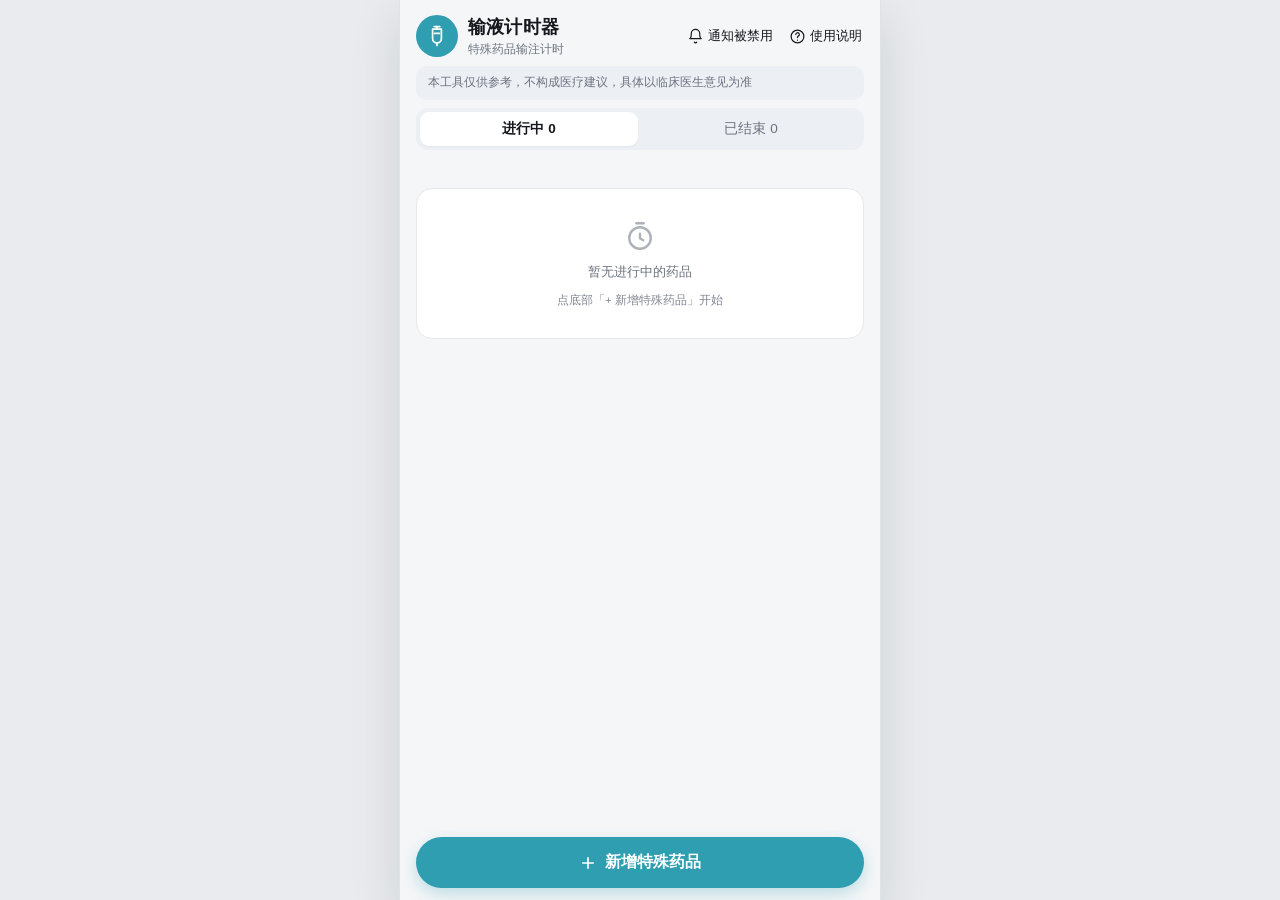
<file: index.html>
<!DOCTYPE html>
<html lang="zh-CN">
<head>
<meta charset="UTF-8" />
<meta name="viewport" content="width=device-width, initial-scale=1, viewport-fit=cover, maximum-scale=1, user-scalable=no" />
<meta name="theme-color" content="#2E9EB0" />
<meta name="apple-mobile-web-app-capable" content="yes" />
<meta name="mobile-web-app-capable" content="yes" />
<meta name="apple-mobile-web-app-status-bar-style" content="default" />
<meta name="apple-mobile-web-app-title" content="输液计时器" />
<meta name="description" content="特殊药品单瓶输液计时工具，数据仅存本机，不含患者信息" />
<title>输液计时器 · 特殊药品输注计时</title>
<link rel="manifest" href="./manifest.webmanifest" />
<link rel="apple-touch-icon" href="./icon.svg" />
<link rel="icon" href="./icon.svg" />
<link rel="stylesheet" href="./styles.css" />
</head>
<body>
<div class="app-shell" id="app">

  <!-- ==================== 监护台 ==================== -->
  <section class="view" id="view-monitor">

    <header class="app-header">
      <div class="brand">
        <span class="brand-icon" aria-hidden="true">
          <svg viewBox="0 0 24 24" fill="none" stroke="currentColor" stroke-width="1.7" stroke-linecap="round" stroke-linejoin="round">
            <path d="M9.2 2.6h5.6" />
            <path d="M12 2.6v1.6" />
            <path d="M7.6 5.2h8.8v9.4a4.4 4.4 0 0 1-4.4 4.4h0a4.4 4.4 0 0 1-4.4-4.4V5.2z" />
            <path d="M12 19v2.4" />
            <path d="M9.6 9.4h4.8" />
          </svg>
        </span>
        <div class="brand-text">
          <h1>输液计时器</h1>
          <p>特殊药品输注计时</p>
        </div>
      </div>
      <div class="header-actions">
        <button type="button" class="ghost-btn" id="btn-notify">
          <svg viewBox="0 0 24 24" fill="none" stroke="currentColor" stroke-width="1.7" stroke-linecap="round" stroke-linejoin="round" aria-hidden="true">
            <path d="M18 8a6 6 0 1 0-12 0c0 6-2 7-2 7h16s-2-1-2-7" />
            <path d="M10.3 20a2 2 0 0 0 3.4 0" />
          </svg>
          <span id="notify-text">开启提醒</span>
        </button>
        <button type="button" class="ghost-btn" id="btn-help">
          <svg viewBox="0 0 24 24" fill="none" stroke="currentColor" stroke-width="1.7" stroke-linecap="round" stroke-linejoin="round" aria-hidden="true">
            <circle cx="12" cy="12" r="9" />
            <path d="M9.6 9.2a2.5 2.5 0 1 1 3.4 2.3c-.7.3-1 .9-1 1.6v.4" />
            <path d="M12 17.2h.01" />
          </svg>
          <span>使用说明</span>
        </button>
      </div>
    </header>

    <p class="disclaimer">本工具仅供参考，不构成医疗建议，具体以临床医生意见为准</p>

    <div class="a2hs" id="a2hs-tip" hidden>
      <span class="a2hs-icon" aria-hidden="true">
        <svg viewBox="0 0 24 24" fill="none" stroke="currentColor" stroke-width="1.7" stroke-linecap="round" stroke-linejoin="round">
          <path d="M12 15V3" /><path d="M8 7l4-4 4 4" /><path d="M5 15v4h14v-4" />
        </svg>
      </span>
      <span class="a2hs-text">Safari：点击分享按钮，选择“添加到主屏幕”</span>
      <button type="button" class="a2hs-close" id="a2hs-close" aria-label="关闭提示">
        <svg viewBox="0 0 24 24" fill="none" stroke="currentColor" stroke-width="1.9" stroke-linecap="round"><path d="M6 6l12 12M18 6L6 18" /></svg>
      </button>
    </div>

    <div class="segmented" id="tabs" role="tablist">
      <button type="button" class="seg-btn is-active" data-tab="active" role="tab">
        进行中 <span class="seg-num" id="cnt-active">0</span>
      </button>
      <button type="button" class="seg-btn" data-tab="done" role="tab">
        已结束 <span class="seg-num" id="cnt-done">0</span>
      </button>
    </div>

    <main class="scroll-area" id="list-scroll">
      <div class="inner">
        <div class="stats" id="stats" hidden>
          <div class="stat-card">
            <strong id="stat-count">0</strong>
            <span>已完成瓶数</span>
          </div>
          <div class="stat-card">
            <strong id="stat-avg">0min</strong>
            <span>平均单瓶用时</span>
          </div>
        </div>
        <div class="list" id="list"></div>
        <nav class="pager" id="pager" hidden>
          <button type="button" class="pager-btn" data-page="prev">‹ 上一页</button>
          <span class="pager-info" id="pager-info">1 / 1</span>
          <button type="button" class="pager-btn" data-page="next">下一页 ›</button>
        </nav>
      </div>
    </main>

    <footer class="bottom-bar">
      <button type="button" class="primary-pill" id="btn-add">
        <svg viewBox="0 0 24 24" fill="none" stroke="currentColor" stroke-width="2.2" stroke-linecap="round" aria-hidden="true"><path d="M12 5v14M5 12h14" /></svg>
        新增特殊药品
      </button>
    </footer>
  </section>

  <!-- ==================== 新增特殊药品 ==================== -->
  <section class="view" id="view-add" hidden>
    <header class="app-header app-header--compact">
      <button type="button" class="ghost-btn ghost-btn--icon" id="btn-back" aria-label="返回">
        <svg viewBox="0 0 24 24" fill="none" stroke="currentColor" stroke-width="1.9" stroke-linecap="round" stroke-linejoin="round"><path d="M15 5l-7 7 7 7" /></svg>
      </button>
      <div class="brand-text">
        <h1>新增特殊药品</h1>
        <p>仅记录药品信息，勿填患者信息</p>
      </div>
    </header>

    <main class="scroll-area" id="form-scroll">
      <div class="inner form">
        <div class="field">
          <label class="field-label" for="f-name">药品名称（可手动输入，或点右侧从规范库选择）</label>
          <div class="field-card picker-field">
            <input class="field-input" id="f-name" type="text" maxlength="12" autocomplete="off" placeholder="如：万古霉素" />
            <button type="button" class="picker-toggle" data-picker="drug" aria-haspopup="listbox" aria-expanded="false" aria-label="从规范库选择药品">
              <span class="picker-chevron" aria-hidden="true">
                <svg viewBox="0 0 24 24" fill="none" stroke="currentColor" stroke-width="2" stroke-linecap="round" stroke-linejoin="round"><path d="M6 9l6 6 6-6" /></svg>
              </span>
            </button>
          </div>
        </div>

        <div class="field">
          <label class="field-label" for="f-ml">总量（ml）</label>
          <div class="field-card">
            <input class="field-input" id="f-ml" type="text" inputmode="decimal" autocomplete="off" placeholder="如：250" />
          </div>
        </div>

        <!-- 输液规范参照：选中规范库药品后，按当前含量给出参照输注时间 -->
        <div class="spec-ref" id="spec-ref" hidden>
          <div class="spec-ref-head">
            <span class="spec-ref-title">
              <svg viewBox="0 0 24 24" fill="none" stroke="currentColor" stroke-width="1.8" stroke-linecap="round" stroke-linejoin="round" aria-hidden="true"><path d="M4 5.5h9M4 12h13M4 18.5h7" /><path d="M17 15l3 3-3 3" /></svg>
              输液规范参照
            </span>
            <span class="spec-ref-level" id="spec-ref-level"></span>
          </div>
          <div class="spec-ref-main">
            <span class="spec-ref-time" id="spec-ref-time">—</span>
            <span class="spec-ref-cap" id="spec-ref-cap"></span>
          </div>
          <div class="spec-ref-grid" id="spec-ref-grid"></div>
          <p class="spec-ref-note" id="spec-ref-note" hidden></p>
          <p class="spec-ref-warn" id="spec-ref-warn" hidden></p>
          <button type="button" class="spec-ref-apply" id="spec-ref-apply" hidden></button>
        </div>

        <div class="field">
          <label class="field-label" for="f-factor">滴系数（滴/ml）</label>
          <button type="button" class="field-card picker-trigger" data-picker="factor" aria-haspopup="listbox" aria-expanded="false">
            <span class="picker-value" id="view-factor">20</span>
            <span class="picker-chevron" aria-hidden="true">
              <svg viewBox="0 0 24 24" fill="none" stroke="currentColor" stroke-width="2" stroke-linecap="round" stroke-linejoin="round"><path d="M6 9l6 6 6-6" /></svg>
            </span>
          </button>
          <input type="hidden" id="f-factor" value="20" />
        </div>

        <div class="field">
          <label class="field-label" for="f-rate">滴速（滴/分，选填）</label>
          <div class="field-card">
            <input class="field-input" id="f-rate" type="text" inputmode="decimal" autocomplete="off" placeholder="如：50，填了自动算参考时长" />
          </div>
          <p class="field-tip" id="rate-tip" hidden></p>
        </div>

        <div class="field">
          <label class="field-label" for="f-duration">参考时长（填滴速后自动同步）</label>
          <button type="button" class="field-card picker-trigger" id="f-duration-card" data-picker="duration" aria-haspopup="listbox" aria-expanded="false">
            <span class="picker-value" id="view-duration">60 分钟</span>
            <span class="picker-chevron" aria-hidden="true">
              <svg viewBox="0 0 24 24" fill="none" stroke="currentColor" stroke-width="2" stroke-linecap="round" stroke-linejoin="round"><path d="M6 9l6 6 6-6" /></svg>
            </span>
          </button>
          <input type="hidden" id="f-duration" value="60" />
          <p class="field-auto" id="auto-duration" hidden></p>
        </div>

        <div class="field">
          <label class="field-label" for="f-alert">提前提醒</label>
          <button type="button" class="field-card picker-trigger" data-picker="alert" aria-haspopup="listbox" aria-expanded="false">
            <span class="picker-value" id="view-alert">还剩 5 分钟时提醒我</span>
            <span class="picker-chevron" aria-hidden="true">
              <svg viewBox="0 0 24 24" fill="none" stroke="currentColor" stroke-width="2" stroke-linecap="round" stroke-linejoin="round"><path d="M6 9l6 6 6-6" /></svg>
            </span>
          </button>
          <input type="hidden" id="f-alert" value="5" />
        </div>

        <button type="button" class="primary-btn" id="btn-create">创建监测</button>
        <p class="form-hint">标签自动编号（如 万古霉素-01），用于区分不同患者的同类药</p>
      </div>
    </main>
  </section>

</div>

<!-- ==================== 到点响铃（闹钟） ==================== -->
<div class="alarm-root" id="alarm-root" hidden>
  <div class="alarm-card" role="alertdialog" aria-modal="true" aria-labelledby="alarm-title">
    <span class="alarm-bell" aria-hidden="true">
      <svg viewBox="0 0 24 24" fill="none" stroke="currentColor" stroke-width="1.7" stroke-linecap="round" stroke-linejoin="round">
        <path d="M18 8a6 6 0 1 0-12 0c0 6-2 7-2 7h16s-2-1-2-7" />
        <path d="M10.3 20a2 2 0 0 0 3.4 0" />
      </svg>
    </span>
    <p class="alarm-kicker">参考时长已到</p>
    <h2 class="alarm-title" id="alarm-title">—</h2>
    <p class="alarm-sub" id="alarm-sub"></p>
    <div class="alarm-times">
      <div><strong class="num" id="alarm-elapsed">00:00</strong><span>已输注</span></div>
      <div><strong class="num" id="alarm-over">00:00</strong><span>超出参考</span></div>
    </div>
    <button type="button" class="alarm-stop" id="alarm-stop">停止响铃</button>
    <div class="alarm-rows">
      <button type="button" class="alarm-btn" id="alarm-snooze">5 分钟后提醒</button>
      <button type="button" class="alarm-btn" id="alarm-sound">音量：最大</button>
    </div>
    <button type="button" class="alarm-ics" id="alarm-ics">导出日历提醒（后台兜底）</button>
  </div>
</div>

<div class="picker-root" id="picker-root" hidden></div>
<div class="modal-root" id="modal-root" hidden></div>
<div class="toast-root" id="toast-root" aria-live="polite"></div>

<script src="./specs.js"></script>
<script src="./app.js"></script>
</body>
</html>
</file>
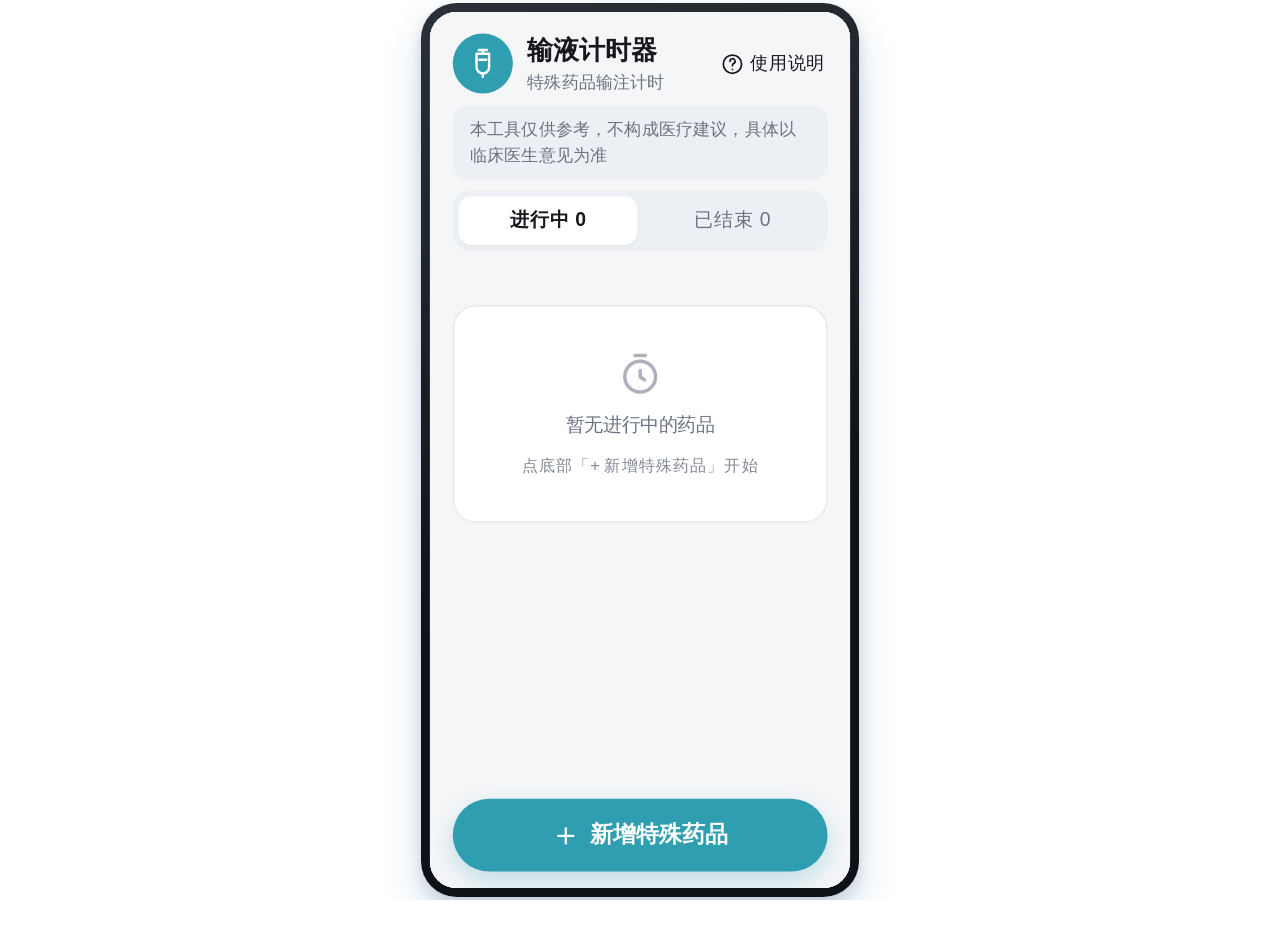
<file: slide-bigfont.html>
<!DOCTYPE html>
<html lang="zh-CN">
<head>
<meta charset="UTF-8" />
<meta name="viewport" content="width=device-width, initial-scale=1" />
<title>输液计时器 · 幻灯片内嵌演示</title>
<!-- 输液计时器 · 幻灯片内嵌演示版（2026-09-22）
     用法：整段源码贴进「不坑盒子 → 插入网页」；WPS 全屏放映时可直接点击/输入。
     说明：应用按 1.6 倍放大显示（字更大），外层手机外框按窗口等比缩放。 -->
<style>
  html, body { margin: 0; padding: 0; height: 100%; background: #ffffff; overflow: hidden; }
  body { display: flex; align-items: center; justify-content: center; }
  #stage { transform-origin: center center; }
  .device { padding: 10px; border-radius: 40px; box-sizing: border-box;
            background: linear-gradient(160deg, #2b3138, #0e1116 62%);
            box-shadow: 0 22px 44px rgba(11, 79, 161, .18), 0 6px 14px rgba(15, 23, 42, .12); }
  .screen { position: relative; width: 470px; height: 980px; border-radius: 30px;
            overflow: hidden; background: #f5f6f8; }
  .screen iframe { position: absolute; left: 0; top: 0; border: 0;
                   width: 293.75px; height: 612.5px;
                   transform: scale(1.6); transform-origin: 0 0; }
</style>
</head>
<body>
<div id="stage">
  <div class="device">
    <div class="screen"><iframe id="screen" title="输液计时器"></iframe></div>
  </div>
</div>
<script>
var APP_HTML = "\u003cscript>\n(function () {\n  var ok = false;\n  try { window.localStorage.setItem('__t', '1'); window.localStorage.removeItem('__t'); ok = !!window.localStorage; } catch (e) { ok = false; }\n  if (ok) return;\n  var mem = {};\n  var shim = {\n    getItem: function (k) { return Object.prototype.hasOwnProperty.call(mem, k) ? mem[k] : null; },\n    setItem: function (k, v) { mem[k] = String(v); },\n    removeItem: function (k) { delete mem[k]; },\n    clear: function () { mem = {}; },\n    key: function (i) { return Object.keys(mem)[i] || null; },\n    get length() { return Object.keys(mem).length; }\n  };\n  try { Object.defineProperty(window, 'localStorage', { value: shim, configurable: true }); }\n  catch (e) { try { window.localStorage = shim; } catch (e2) {} }\n})();\n\u003c/script>\n\u003c!DOCTYPE html>\n\u003chtml lang=\"zh-CN\">\n\u003chead>\n\u003cmeta charset=\"UTF-8\" />\n\u003cmeta name=\"viewport\" content=\"width=device-width, initial-scale=1, viewport-fit=cover, maximum-scale=1, user-scalable=no\" />\n\u003cmeta name=\"theme-color\" content=\"#2E9EB0\" />\n\u003cmeta name=\"apple-mobile-web-app-capable\" content=\"yes\" />\n\u003cmeta name=\"mobile-web-app-capable\" content=\"yes\" />\n\u003cmeta name=\"apple-mobile-web-app-status-bar-style\" content=\"default\" />\n\u003cmeta name=\"apple-mobile-web-app-title\" content=\"\u8f93\u6db2\u8ba1\u65f6\u5668\" />\n\u003cmeta name=\"description\" content=\"\u7279\u6b8a\u836f\u54c1\u5355\u74f6\u8f93\u6db2\u8ba1\u65f6\u5de5\u5177\uff0c\u6570\u636e\u4ec5\u5b58\u672c\u673a\uff0c\u4e0d\u542b\u60a3\u8005\u4fe1\u606f\" />\n\u003ctitle>\u8f93\u6db2\u8ba1\u65f6\u5668 \u00b7 \u7279\u6b8a\u836f\u54c1\u8f93\u6ce8\u8ba1\u65f6\u003c/title>\n\u003cstyle>\n/* =========================================================\n   \u8f93\u6db2\u8ba1\u65f6\u5668 \u00b7 \u7f51\u9875\u7aef\uff08\u56fe\u7247\u914d\u8272\u8fd8\u539f\uff09\n   - \u4e3b\u8272\u9752\u84dd\uff08#2E9EB0\uff09\uff0c\u6d45\u7070\u5e95 + \u767d\u5361\u7247\n   - \u8bed\u4e49\u8272\u6cbf\u7528\u8d44\u6599\u5305 token\uff0c\u8272\u503c\u6309\u622a\u56fe\u6821\u51c6\n   ========================================================= */\n:root {\n  /* \u2014\u2014 \u8bed\u4e49\u8272 \u2014\u2014 */\n  --background: #f5f6f8;\n  --foreground: #16181d;\n  --card: #ffffff;\n  --card-foreground: #16181d;\n  --primary: #2e9eb0;\n  --primary-press: #268699;\n  --primary-soft: #e7f3f6;\n  --primary-foreground: #ffffff;\n  --secondary: #f1f3f6;\n  --secondary-foreground: #16181d;\n  --muted: #eceff3;\n  --muted-foreground: #6b7280;\n  --destructive: #d5372c;\n  --destructive-press: #bf2f25;\n  --destructive-foreground: #ffffff;\n  --success: #22c55e;\n  --success-foreground: #ffffff;\n  --warning: #f59e0b;\n  --border: #e6e8ec;\n  --track: #e9edf0;\n  --radius: 12px;\n  --radius-lg: 16px;\n  --shadow-card: 0 1px 2px rgba(16, 24, 40, 0.04);\n  --safe-bottom: env(safe-area-inset-bottom, 0px);\n}\n\n* { box-sizing: border-box; -webkit-tap-highlight-color: transparent; }\n\n/* hidden \u5c5e\u6027\u4f18\u5148\u7ea7\u515c\u5e95\uff1aflex/grid \u5e03\u5c40\u4f1a\u8986\u76d6 UA \u7684 display:none */\n[hidden] { display: none !important; }\n\nhtml, body {\n  margin: 0;\n  padding: 0;\n  height: 100%;\n  background: #e9ebee;\n}\n\nbody {\n  font-family: -apple-system, BlinkMacSystemFont, \"PingFang SC\", \"Hiragino Sans GB\",\n    \"Microsoft YaHei\", \"Helvetica Neue\", Helvetica, Arial, sans-serif;\n  color: var(--foreground);\n  font-size: 15px;\n  line-height: 1.45;\n  -webkit-font-smoothing: antialiased;\n}\n\nbutton { font-family: inherit; cursor: pointer; border: none; background: none; color: inherit; padding: 0; }\ninput, select { font: inherit; color: inherit; }\nsvg { width: 100%; height: 100%; display: block; }\n\n.num, .timer, .badge, .stat-card strong { font-variant-numeric: tabular-nums; font-feature-settings: \"tnum\"; }\n\n/* ===================== \u9875\u9762\u9aa8\u67b6 ===================== */\n.app-shell {\n  position: relative;\n  width: 100%;\n  max-width: 480px;\n  margin: 0 auto;\n  background: var(--background);\n  min-height: 100vh;\n  min-height: 100dvh;\n  overflow: hidden;\n}\n\n.view {\n  display: flex;\n  flex-direction: column;\n  height: 100dvh;\n  background: var(--background);\n}\n\n/* ===================== \u9876\u90e8\u6807\u9898\u680f ===================== */\n.app-header {\n  display: flex;\n  align-items: center;\n  gap: 10px;\n  padding: 14px 16px 8px;\n  background: var(--background);\n}\n\n.app-header--compact { padding-bottom: 10px; }\n\n.brand { display: flex; align-items: center; gap: 10px; flex: 1; min-width: 0; }\n\n.brand-icon {\n  width: 42px;\n  height: 42px;\n  flex: none;\n  padding: 9px;\n  border-radius: 50%;\n  background: var(--primary);\n  color: #fff;\n}\n\n.brand-text { min-width: 0; }\n.brand-text h1 {\n  margin: 0;\n  font-size: 18px;\n  font-weight: 700;\n  letter-spacing: 0.2px;\n}\n.brand-text p {\n  margin: 1px 0 0;\n  font-size: 12px;\n  color: var(--muted-foreground);\n}\n\n.header-actions { display: flex; align-items: center; gap: 12px; flex: none; }\n\n.ghost-btn {\n  display: inline-flex;\n  align-items: center;\n  gap: 4px;\n  font-size: 12.5px;\n  color: var(--foreground);\n  padding: 4px 2px;\n  border-radius: 8px;\n}\n.ghost-btn svg { width: 17px; height: 17px; flex: none; }\n.ghost-btn:active { opacity: 0.6; }\n.ghost-btn.is-on { color: var(--primary); font-weight: 600; }\n.ghost-btn--icon { padding: 6px; }\n.ghost-btn--icon svg { width: 22px; height: 22px; }\n\n/* ===================== \u514d\u8d23\u58f0\u660e / \u63d0\u793a\u6761 ===================== */\n.disclaimer {\n  margin: 0 16px 8px;\n  padding: 8px 12px;\n  background: var(--muted);\n  border-radius: 10px;\n  font-size: 12px;\n  color: var(--muted-foreground);\n}\n\n.a2hs {\n  display: flex;\n  align-items: center;\n  gap: 8px;\n  margin: 0 16px 10px;\n  padding: 10px 12px;\n  background: var(--primary-soft);\n  border: 1px solid #cfe8ee;\n  border-radius: 10px;\n  font-size: 12.5px;\n  color: #1f6b7a;\n}\n.a2hs-icon { width: 17px; height: 17px; flex: none; }\n.a2hs-text { flex: 1; }\n.a2hs-close { width: 16px; height: 16px; flex: none; color: #1f6b7a; opacity: 0.75; }\n\n/* ===================== \u5206\u6bb5\u63a7\u4ef6 ===================== */\n.segmented {\n  display: flex;\n  gap: 4px;\n  margin: 0 16px 10px;\n  padding: 4px;\n  background: var(--muted);\n  border-radius: 12px;\n}\n.seg-btn {\n  flex: 1;\n  padding: 8px 6px;\n  border-radius: 9px;\n  font-size: 13.5px;\n  color: var(--muted-foreground);\n  font-weight: 500;\n  transition: background 0.15s ease, color 0.15s ease;\n}\n.seg-btn.is-active {\n  background: var(--card);\n  color: var(--foreground);\n  font-weight: 700;\n  box-shadow: var(--shadow-card);\n}\n.seg-num { font-variant-numeric: tabular-nums; }\n\n/* ===================== \u5217\u8868\u6eda\u52a8\u533a ===================== */\n.scroll-area { flex: 1; overflow-y: auto; -webkit-overflow-scrolling: touch; }\n.scroll-area .inner { padding: 2px 16px 18px; }\n.scroll-area::-webkit-scrollbar { width: 0; }\n\n.list { display: flex; flex-direction: column; gap: 8px; }\n\n/* ===================== \u7edf\u8ba1\u5361\uff08\u5df2\u7ed3\u675f\uff09 ===================== */\n.stats { display: flex; gap: 10px; margin-bottom: 10px; }\n.stat-card {\n  flex: 1;\n  background: var(--card);\n  border: 1px solid var(--border);\n  border-radius: var(--radius);\n  padding: 12px 10px;\n  text-align: center;\n  box-shadow: var(--shadow-card);\n}\n.stat-card strong { display: block; font-size: 22px; font-weight: 700; }\n.stat-card span { font-size: 11.5px; color: var(--muted-foreground); }\n\n/* ===================== \u7a7a\u72b6\u6001 ===================== */\n.empty {\n  display: flex;\n  flex-direction: column;\n  align-items: center;\n  gap: 10px;\n  margin-top: 26px;\n  padding: 30px 16px;\n  background: var(--card);\n  border: 1px solid var(--border);\n  border-radius: var(--radius-lg);\n  color: var(--muted-foreground);\n  font-size: 13px;\n}\n.empty svg { width: 34px; height: 34px; opacity: 0.55; }\n.empty small { font-size: 11.5px; opacity: 0.85; }\n\n/* ===================== \u7d27\u51d1\u5361\u7247 ===================== */\n.card-mini {\n  display: flex;\n  align-items: center;\n  justify-content: space-between;\n  gap: 10px;\n  padding: 11px 14px;\n  background: var(--card);\n  border: 1px solid var(--border);\n  border-radius: var(--radius);\n  box-shadow: var(--shadow-card);\n  text-align: left;\n  width: 100%;\n}\n.card-mini:active { background: #fafbfc; }\n.card-mini-left { display: flex; align-items: center; gap: 8px; min-width: 0; }\n.card-mini-name {\n  font-size: 14.5px;\n  font-weight: 600;\n  white-space: nowrap;\n  overflow: hidden;\n  text-overflow: ellipsis;\n}\n.card-mini-right { display: flex; align-items: center; gap: 8px; flex: none; }\n.card-mini-time { font-size: 12.5px; color: var(--muted-foreground); }\n.card-mini-chevron { width: 15px; height: 15px; color: #b6bcc6; flex: none; }\n\n/* ===================== \u72b6\u6001\u70b9 / \u5fbd\u7ae0 ===================== */\n.dot { width: 8px; height: 8px; border-radius: 50%; flex: none; background: var(--muted-foreground); }\n.dot--pending { background: var(--success); }\n.dot--running { background: var(--warning); }\n.dot--done { background: #a8b0bb; }\n\n.badge {\n  display: inline-flex;\n  align-items: center;\n  padding: 1px 7px;\n  border-radius: 7px;\n  background: var(--secondary);\n  border: 1px solid var(--border);\n  font-size: 11px;\n  color: var(--muted-foreground);\n  flex: none;\n}\n\n/* ===================== \u5c55\u5f00\u5927\u5361\u7247 ===================== */\n.card {\n  background: var(--card);\n  border: 1px solid var(--border);\n  border-radius: var(--radius-lg);\n  padding: 14px 16px 16px;\n  box-shadow: var(--shadow-card);\n}\n.card-head {\n  display: flex;\n  align-items: center;\n  gap: 8px;\n  width: 100%;\n  padding-bottom: 12px;\n  border-bottom: 1px solid var(--border);\n  text-align: left;\n}\n.card-name { font-size: 17px; font-weight: 700; flex: 1; min-width: 0; }\n.card-head-time { font-size: 14px; font-weight: 600; color: var(--foreground); flex: none; }\n.card-head-chevron { width: 16px; height: 16px; color: #b6bcc6; flex: none; }\n\n.spec-grid {\n  display: grid;\n  grid-template-columns: 1fr 1fr;\n  gap: 8px 12px;\n  padding: 12px 0 4px;\n}\n.spec-item { font-size: 13px; color: var(--muted-foreground); }\n.spec-item b { font-weight: 500; color: #4b5563; }\n\n.timer {\n  display: block;\n  text-align: center;\n  font-size: 46px;\n  line-height: 1.15;\n  font-weight: 700;\n  letter-spacing: 1px;\n  margin: 6px 0 12px;\n}\n.timer--done { font-size: 22px; margin: 4px 0 12px; }\n\n.progress {\n  height: 8px;\n  border-radius: 999px;\n  background: var(--track);\n  overflow: hidden;\n  margin-bottom: 10px;\n}\n.progress > i {\n  display: block;\n  height: 100%;\n  width: 0;\n  border-radius: 999px;\n  background: var(--primary);\n  transition: width 0.4s linear;\n}\n\n.meta-row {\n  display: flex;\n  align-items: center;\n  justify-content: space-between;\n  gap: 10px;\n  font-size: 13px;\n  color: var(--muted-foreground);\n  margin-bottom: 14px;\n}\n.meta-row .meta-right { text-align: right; }\n.meta-row .over { color: var(--destructive); }\n\n.card-actions { display: flex; gap: 10px; }\n.btn-soft {\n  display: inline-flex;\n  align-items: center;\n  justify-content: center;\n  gap: 6px;\n  padding: 12px 14px;\n  border-radius: 11px;\n  border: 1px solid var(--border);\n  background: var(--card);\n  font-size: 14px;\n  font-weight: 500;\n  color: var(--foreground);\n  flex: 0 0 auto;\n}\n.btn-soft svg { width: 16px; height: 16px; flex: none; }\n.btn-soft:active { background: var(--secondary); }\n.btn-block { flex: 1; }\n\n.btn-danger {\n  display: inline-flex;\n  align-items: center;\n  justify-content: center;\n  gap: 6px;\n  flex: 1;\n  padding: 12px 14px;\n  border-radius: 11px;\n  background: var(--destructive);\n  color: var(--destructive-foreground);\n  font-size: 14.5px;\n  font-weight: 600;\n}\n.btn-danger svg { width: 15px; height: 15px; flex: none; }\n.btn-danger:active { background: var(--destructive-press); }\n\n.btn-success {\n  display: inline-flex;\n  align-items: center;\n  justify-content: center;\n  gap: 6px;\n  flex: 1;\n  padding: 12px 14px;\n  border-radius: 11px;\n  background: var(--success);\n  color: var(--success-foreground);\n  font-size: 14.5px;\n  font-weight: 600;\n}\n.btn-success svg { width: 17px; height: 17px; flex: none; }\n.btn-success:active { filter: brightness(0.94); }\n\n/* ===================== \u5206\u9875 ===================== */\n.pager {\n  display: flex;\n  align-items: center;\n  justify-content: center;\n  gap: 14px;\n  margin-top: 14px;\n}\n.pager-btn {\n  padding: 8px 14px;\n  border-radius: 9px;\n  background: var(--secondary);\n  font-size: 13px;\n  color: var(--foreground);\n}\n.pager-btn:disabled { color: #b6bcc6; opacity: 0.8; }\n.pager-info { font-size: 12.5px; color: var(--muted-foreground); }\n\n/* ===================== \u5e95\u90e8\u56fa\u5b9a\u6309\u94ae ===================== */\n.bottom-bar {\n  flex: none;\n  padding: 10px 16px calc(12px + var(--safe-bottom));\n  background: linear-gradient(180deg, rgba(245, 246, 248, 0.7), var(--background) 40%);\n}\n.primary-pill {\n  display: flex;\n  align-items: center;\n  justify-content: center;\n  gap: 8px;\n  width: 100%;\n  padding: 15px;\n  border-radius: 999px;\n  background: var(--primary);\n  color: var(--primary-foreground);\n  font-size: 16px;\n  font-weight: 600;\n  box-shadow: 0 6px 16px rgba(46, 158, 176, 0.28);\n}\n.primary-pill svg { width: 18px; height: 18px; }\n.primary-pill:active { background: var(--primary-press); }\n\n/* ===================== \u8868\u5355\u9875 ===================== */\n.form { display: flex; flex-direction: column; gap: 16px; padding-bottom: 24px; }\n.field { display: flex; flex-direction: column; gap: 8px; }\n.field-label { font-size: 13.5px; font-weight: 600; color: #2b3038; }\n.field-card {\n  background: var(--card);\n  border: 1px solid var(--border);\n  border-radius: var(--radius);\n  padding: 13px 14px;\n  box-shadow: var(--shadow-card);\n}\n.field-card:focus-within { border-color: var(--primary); }\n.field-input { width: 100%; border: none; outline: none; background: transparent; font-size: 15px; }\n.field-input::placeholder { color: #9aa1ac; }\n.field-select {\n  width: 100%;\n  border: none;\n  outline: none;\n  background: transparent;\n  font-size: 15px;\n  appearance: none;\n  -webkit-appearance: none;\n  background-image: linear-gradient(45deg, transparent 50%, #98a0ab 50%), linear-gradient(135deg, #98a0ab 50%, transparent 50%);\n  background-position: calc(100% - 15px) 50%, calc(100% - 10px) 50%;\n  background-size: 5px 5px, 5px 5px;\n  background-repeat: no-repeat;\n  padding-right: 26px;\n}\n.field-tip, .field-auto {\n  margin: 0;\n  font-size: 12.5px;\n  color: var(--primary);\n  font-weight: 500;\n}\n.field-card--auto { border-color: #cfe8ee; }\n.primary-btn {\n  margin-top: 4px;\n  width: 100%;\n  padding: 15px;\n  border-radius: var(--radius);\n  background: var(--primary);\n  color: var(--primary-foreground);\n  font-size: 16px;\n  font-weight: 600;\n}\n.primary-btn:active { background: var(--primary-press); }\n.form-hint {\n  margin: 0;\n  text-align: center;\n  font-size: 12px;\n  color: var(--muted-foreground);\n}\n\n/* ===================== \u5f39\u7a97 ===================== */\n.modal-root {\n  position: fixed;\n  inset: 0;\n  z-index: 200;\n  display: flex;\n  align-items: center;\n  justify-content: center;\n  padding: 24px;\n  background: rgba(15, 23, 42, 0.42);\n  animation: fade 0.16s ease;\n}\n.modal {\n  width: 100%;\n  max-width: 340px;\n  background: var(--card);\n  border-radius: 16px;\n  padding: 20px 18px 14px;\n  animation: pop 0.18s ease;\n}\n.modal h2 { margin: 0 0 8px; font-size: 16.5px; font-weight: 700; text-align: center; }\n.modal .modal-body {\n  margin: 0 0 16px;\n  font-size: 14px;\n  color: #3f4550;\n  text-align: center;\n  white-space: pre-line;\n  line-height: 1.6;\n}\n.modal .modal-body strong { color: var(--primary); }\n.modal-actions { display: flex; gap: 10px; }\n.modal-btn {\n  flex: 1;\n  padding: 12px;\n  border-radius: 11px;\n  background: var(--secondary);\n  font-size: 15px;\n  font-weight: 500;\n}\n.modal-btn--primary { background: var(--primary); color: var(--primary-foreground); font-weight: 600; }\n\n/* \u63d0\u9192\u8bbe\u7f6e\u9762\u677f */\n.modal--settings { max-width: 360px; text-align: left; }\n.set-row {\n  display: flex;\n  align-items: center;\n  justify-content: space-between;\n  gap: 10px;\n  margin-top: 14px;\n  font-size: 13.5px;\n}\n.set-row b { flex: none; font-size: 12.5px; font-weight: 600; color: var(--muted-foreground); }\n.set-wide { width: 100%; margin-top: 10px; }\n.set-label { display: block; margin: 10px 0 6px; font-size: 12px; color: var(--muted-foreground); }\n.set-input {\n  width: 100%;\n  padding: 11px 12px;\n  border: 1px solid var(--border);\n  border-radius: 10px;\n  background: var(--card);\n  font-size: 14px;\n  outline: none;\n}\n.set-input:focus { border-color: var(--primary); }\n.set-actions { display: flex; gap: 8px; margin-top: 10px; }\n.set-hint {\n  margin: 10px 0 0;\n  font-size: 11.5px;\n  line-height: 1.55;\n  color: var(--muted-foreground);\n}\n.set-hint.is-ok { color: var(--success); }\n.modal-btn--danger { background: var(--destructive); color: var(--destructive-foreground); font-weight: 600; }\n.modal-btn:active { opacity: 0.88; }\n\n@keyframes fade { from { opacity: 0; } to { opacity: 1; } }\n@keyframes pop { from { opacity: 0; transform: scale(0.94); } to { opacity: 1; transform: scale(1); } }\n\n/* ===================== \u5230\u70b9\u54cd\u94c3\uff08\u95f9\u949f\uff09 ===================== */\n.alarm-root {\n  position: fixed;\n  inset: 0;\n  z-index: 400;\n  display: flex;\n  align-items: center;\n  justify-content: center;\n  padding: 22px;\n  background: rgba(15, 23, 42, 0.72);\n}\n.alarm-card {\n  width: 100%;\n  max-width: 340px;\n  padding: 24px 20px 18px;\n  border-radius: 20px;\n  background: var(--card);\n  text-align: center;\n  box-shadow: 0 20px 60px rgba(15, 23, 42, 0.35);\n  animation: pop 0.2s ease;\n}\n.alarm-bell {\n  display: inline-flex;\n  align-items: center;\n  justify-content: center;\n  width: 58px;\n  height: 58px;\n  padding: 13px;\n  border-radius: 50%;\n  background: var(--destructive);\n  color: #fff;\n  animation: bell-pulse 1.1s ease-in-out infinite;\n}\n.alarm-kicker {\n  margin: 12px 0 0;\n  font-size: 12.5px;\n  font-weight: 600;\n  letter-spacing: 0.4px;\n  color: var(--destructive);\n}\n.alarm-title { margin: 4px 0 0; font-size: 21px; font-weight: 700; }\n.alarm-sub { margin: 4px 0 0; font-size: 12.5px; color: var(--muted-foreground); }\n\n.alarm-times { display: flex; gap: 10px; margin: 16px 0 18px; }\n.alarm-times > div {\n  flex: 1;\n  padding: 10px 6px;\n  border-radius: 12px;\n  background: var(--secondary);\n}\n.alarm-times strong { display: block; font-size: 19px; font-weight: 700; font-variant-numeric: tabular-nums; }\n.alarm-times span { font-size: 11.5px; color: var(--muted-foreground); }\n\n.alarm-stop {\n  width: 100%;\n  padding: 15px;\n  border-radius: 13px;\n  background: var(--destructive);\n  color: var(--destructive-foreground);\n  font-size: 17px;\n  font-weight: 700;\n}\n.alarm-stop:active { background: var(--destructive-press); }\n\n.alarm-rows { display: flex; gap: 8px; margin-top: 10px; }\n.alarm-btn {\n  flex: 1;\n  padding: 11px 8px;\n  border-radius: 11px;\n  background: var(--secondary);\n  font-size: 13px;\n  font-weight: 500;\n}\n.alarm-btn:active { background: var(--muted); }\n\n.alarm-ics {\n  margin-top: 12px;\n  font-size: 12px;\n  color: var(--muted-foreground);\n  text-decoration: underline;\n}\n\n@keyframes bell-pulse {\n  0%, 100% { transform: scale(1); box-shadow: 0 0 0 0 rgba(213, 55, 44, 0.45); }\n  50% { transform: scale(1.06); box-shadow: 0 0 0 12px rgba(213, 55, 44, 0); }\n}\n\n/* ===================== \u8f7b\u63d0\u793a ===================== */\n.toast-root {\n  position: fixed;\n  left: 50%;\n  bottom: calc(96px + var(--safe-bottom));\n  transform: translateX(-50%);\n  z-index: 300;\n  display: flex;\n  flex-direction: column;\n  gap: 8px;\n  align-items: center;\n  pointer-events: none;\n  width: max-content;\n  max-width: 88vw;\n}\n.toast {\n  padding: 10px 16px;\n  border-radius: 999px;\n  background: rgba(23, 27, 33, 0.9);\n  color: #fff;\n  font-size: 13.5px;\n  text-align: center;\n  animation: toast-in 0.2s ease;\n}\n.toast--ok { background: rgba(17, 138, 62, 0.95); }\n@keyframes toast-in { from { opacity: 0; transform: translateY(8px); } to { opacity: 1; transform: translateY(0); } }\n\n/* ===================== \u81ea\u5b9a\u4e49\u6ed1\u52a8\u9009\u62e9\u5668 ===================== */\n.picker-trigger {\n  display: flex;\n  align-items: center;\n  gap: 10px;\n  width: 100%;\n  text-align: left;\n  font-size: 15px;\n  color: inherit;\n}\n.picker-trigger[aria-expanded=\"true\"] { border-color: var(--primary); }\n.picker-value {\n  flex: 1;\n  min-width: 0;\n  overflow: hidden;\n  text-overflow: ellipsis;\n  white-space: nowrap;\n}\n.picker-chevron {\n  width: 16px;\n  height: 16px;\n  flex: none;\n  color: #98a0ab;\n  transition: transform 0.2s ease;\n}\n.picker-trigger[aria-expanded=\"true\"] .picker-chevron { transform: rotate(180deg); }\n\n/* \u836f\u54c1\u540d\u79f0\uff1a\u624b\u52a8\u8f93\u5165 + \u89c4\u8303\u5e93\u9009\u62e9\u5408\u5e76\u4e3a\u4e00\u4e2a\u63a7\u4ef6 */\n.picker-field { display: flex; align-items: center; gap: 8px; }\n.picker-field .field-input { flex: 1; min-width: 0; }\n.picker-toggle {\n  display: flex;\n  align-items: center;\n  justify-content: center;\n  width: 30px;\n  height: 30px;\n  margin: -4px -5px -4px 0;\n  flex: none;\n  border-radius: 8px;\n  color: #98a0ab;\n}\n.picker-toggle:active { background: var(--secondary); }\n.picker-toggle .picker-chevron { width: 16px; height: 16px; }\n.picker-toggle[aria-expanded=\"true\"] .picker-chevron { transform: rotate(180deg); }\n\n.picker-root {\n  position: fixed;\n  inset: 0;\n  z-index: 250;\n  display: flex;\n  align-items: flex-end;\n  justify-content: center;\n  background: rgba(15, 23, 42, 0.42);\n}\n/* \u906e\u7f69\u9ed8\u8ba4\u5c31\u662f\u53ef\u89c1\u7684\uff1a\u6253\u5f00\u4e0d\u4f9d\u8d56\u8fc7\u6e21\uff0c\u675c\u7edd\u300c\u9762\u677f\u900f\u660e\u5374\u62e6\u622a\u70b9\u51fb\u300d */\n.picker-root.is-closing {\n  opacity: 0;\n  transition: opacity 0.18s ease;\n}\n\n.picker-sheet {\n  display: flex;\n  flex-direction: column;\n  width: 100%;\n  max-width: 480px;\n  max-height: 78vh;\n  padding: 8px 0 calc(6px + var(--safe-bottom));\n  background: var(--card);\n  border-radius: 18px 18px 0 0;\n  box-shadow: 0 -12px 40px rgba(16, 24, 40, 0.18);\n  transform: translateY(100%);\n  transition: transform 0.26s cubic-bezier(0.32, 0.72, 0, 1);\n}\n.picker-root.is-open .picker-sheet { transform: translateY(0); }\n\n.picker-grabber {\n  display: block;\n  width: 40px;\n  height: 4px;\n  margin: 2px auto 6px;\n  border-radius: 999px;\n  background: #e0e4ea;\n}\n.picker-head {\n  display: flex;\n  align-items: center;\n  gap: 10px;\n  padding: 2px 16px 10px;\n  border-bottom: 1px solid var(--border);\n}\n.picker-title { flex: 1; font-size: 14.5px; font-weight: 600; color: #2b3038; }\n.picker-close {\n  width: 26px;\n  height: 26px;\n  flex: none;\n  padding: 5px;\n  border-radius: 50%;\n  color: var(--muted-foreground);\n}\n.picker-close:active { background: var(--secondary); }\n\n.picker-list {\n  position: relative; /* \u8ba9\u9009\u4e2d\u9879 offsetTop \u4ee5\u5217\u8868\u4e3a\u53c2\u7167\uff0c\u6253\u5f00\u65f6\u624d\u80fd\u5b9a\u4f4d\u5230\u5f53\u524d\u503c */\n  max-height: 52vh;\n  padding: 6px 8px 4px;\n  overflow-y: auto;\n  -webkit-overflow-scrolling: touch;\n  overscroll-behavior: contain;\n  scroll-snap-type: y proximity;\n}\n.picker-list::-webkit-scrollbar { width: 0; }\n\n.picker-group {\n  padding: 8px 10px 4px;\n  font-size: 11.5px;\n  font-weight: 600;\n  letter-spacing: 0.3px;\n  color: var(--muted-foreground);\n}\n\n.picker-item {\n  display: flex;\n  align-items: center;\n  gap: 10px;\n  width: 100%;\n  padding: 11px 12px;\n  border-radius: 11px;\n  text-align: left;\n  scroll-snap-align: center;\n  transition: background 0.15s ease;\n}\n.picker-item:active { background: var(--secondary); }\n.picker-item.is-selected { background: var(--primary-soft); }\n.picker-item-body { flex: 1; min-width: 0; }\n.picker-item-label { display: block; font-size: 15px; font-weight: 500; color: var(--foreground); }\n.picker-item.is-selected .picker-item-label { color: var(--primary); font-weight: 600; }\n.picker-item-hint { display: block; margin-top: 2px; font-size: 12px; color: var(--muted-foreground); }\n.picker-item-check {\n  width: 17px;\n  height: 17px;\n  flex: none;\n  color: var(--primary);\n  opacity: 0;\n  transition: opacity 0.15s ease;\n}\n.picker-item.is-selected .picker-item-check { opacity: 1; }\n\n.picker-foot { padding: 8px 16px 2px; text-align: center; }\n.picker-hint { font-size: 11.5px; color: var(--muted-foreground); }\n\n\n\n/* ===================== \u8f93\u6db2\u89c4\u8303\u53c2\u7167\uff08\u8868\u5355\uff09 ===================== */\n.spec-ref {\n  display: flex;\n  flex-direction: column;\n  gap: 10px;\n  padding: 14px;\n  background: var(--card);\n  border: 1px solid #d9e9ee;\n  border-radius: var(--radius);\n  box-shadow: var(--shadow-card);\n}\n.spec-ref-head { display: flex; align-items: center; gap: 8px; }\n.spec-ref-title {\n  display: inline-flex;\n  align-items: center;\n  gap: 5px;\n  font-size: 13px;\n  font-weight: 600;\n  color: var(--primary);\n}\n.spec-ref-title svg { width: 15px; height: 15px; flex: none; }\n.spec-ref-level {\n  margin-left: auto;\n  padding: 3px 9px;\n  border-radius: 999px;\n  background: var(--primary-soft);\n  color: var(--primary);\n  font-size: 11.5px;\n  font-weight: 600;\n}\n.spec-ref-level[data-tone=\"care\"] { background: #fef3e2; color: #b45309; }\n.spec-ref-level[data-tone=\"slow\"] { background: #fdeaea; color: var(--destructive); }\n\n.spec-ref-main { display: flex; align-items: baseline; gap: 8px; flex-wrap: wrap; }\n.spec-ref-time {\n  font-size: 23px;\n  font-weight: 700;\n  color: var(--foreground);\n  font-variant-numeric: tabular-nums;\n}\n.spec-ref-cap { font-size: 12.5px; color: var(--muted-foreground); }\n\n.spec-ref-grid { display: flex; flex-direction: column; gap: 6px; }\n.spec-ref-row { display: flex; gap: 10px; font-size: 12.5px; }\n.spec-ref-row span { flex: none; width: 62px; color: var(--muted-foreground); }\n.spec-ref-row b { flex: 1; min-width: 0; font-weight: 500; color: #4b5563; }\n\n.spec-ref-note { margin: 0; font-size: 12px; line-height: 1.55; color: #6b7280; }\n.spec-ref-warn { margin: 0; font-size: 12px; line-height: 1.55; color: var(--destructive); }\n\n.spec-ref-apply {\n  align-self: flex-start;\n  padding: 8px 14px;\n  border-radius: 10px;\n  background: var(--primary-soft);\n  color: var(--primary);\n  font-size: 13px;\n  font-weight: 600;\n}\n.spec-ref-apply:active { background: #d8ecf1; }\n\n/* \u5361\u7247\u5185\u89c4\u8303\u53c2\u7167\u884c */\n.card-spec-ref {\n  display: flex;\n  align-items: flex-start;\n  gap: 8px;\n  flex-wrap: wrap;\n  margin: 2px 0 10px;\n  padding: 8px 10px;\n  border-radius: 10px;\n  background: var(--primary-soft);\n  font-size: 12px;\n  line-height: 1.5;\n  color: #35606b;\n}\n.card-spec-ref-tag { flex: none; font-weight: 600; color: var(--primary); }\n.card-spec-ref-text { flex: 1; min-width: 0; }\n.card-spec-ref-time {\n  flex: none;\n  font-weight: 600;\n  color: var(--primary);\n  font-variant-numeric: tabular-nums;\n}\n\n/* ===================== \u5bbd\u5c4f\uff08\u684c\u9762\u9884\u89c8\uff09 ===================== */\n@media (min-width: 481px) {\n  .app-shell { box-shadow: 0 0 0 1px #dfe3e8, 0 18px 50px rgba(16, 24, 40, 0.12); }\n}\n\n\u003c/style>\n\u003cstyle>#btn-notify{display:none!important}\u003c/style>\u003c/head>\n\u003cbody>\n\u003cdiv class=\"app-shell\" id=\"app\">\n\n  \u003c!-- ==================== \u76d1\u62a4\u53f0 ==================== -->\n  \u003csection class=\"view\" id=\"view-monitor\">\n\n    \u003cheader class=\"app-header\">\n      \u003cdiv class=\"brand\">\n        \u003cspan class=\"brand-icon\" aria-hidden=\"true\">\n          \u003csvg viewBox=\"0 0 24 24\" fill=\"none\" stroke=\"currentColor\" stroke-width=\"1.7\" stroke-linecap=\"round\" stroke-linejoin=\"round\">\n            \u003cpath d=\"M9.2 2.6h5.6\" />\n            \u003cpath d=\"M12 2.6v1.6\" />\n            \u003cpath d=\"M7.6 5.2h8.8v9.4a4.4 4.4 0 0 1-4.4 4.4h0a4.4 4.4 0 0 1-4.4-4.4V5.2z\" />\n            \u003cpath d=\"M12 19v2.4\" />\n            \u003cpath d=\"M9.6 9.4h4.8\" />\n          \u003c/svg>\n        \u003c/span>\n        \u003cdiv class=\"brand-text\">\n          \u003ch1>\u8f93\u6db2\u8ba1\u65f6\u5668\u003c/h1>\n          \u003cp>\u7279\u6b8a\u836f\u54c1\u8f93\u6ce8\u8ba1\u65f6\u003c/p>\n        \u003c/div>\n      \u003c/div>\n      \u003cdiv class=\"header-actions\">\n        \u003cbutton type=\"button\" class=\"ghost-btn\" id=\"btn-notify\">\n          \u003csvg viewBox=\"0 0 24 24\" fill=\"none\" stroke=\"currentColor\" stroke-width=\"1.7\" stroke-linecap=\"round\" stroke-linejoin=\"round\" aria-hidden=\"true\">\n            \u003cpath d=\"M18 8a6 6 0 1 0-12 0c0 6-2 7-2 7h16s-2-1-2-7\" />\n            \u003cpath d=\"M10.3 20a2 2 0 0 0 3.4 0\" />\n          \u003c/svg>\n          \u003cspan id=\"notify-text\">\u5f00\u542f\u63d0\u9192\u003c/span>\n        \u003c/button>\n        \u003cbutton type=\"button\" class=\"ghost-btn\" id=\"btn-help\">\n          \u003csvg viewBox=\"0 0 24 24\" fill=\"none\" stroke=\"currentColor\" stroke-width=\"1.7\" stroke-linecap=\"round\" stroke-linejoin=\"round\" aria-hidden=\"true\">\n            \u003ccircle cx=\"12\" cy=\"12\" r=\"9\" />\n            \u003cpath d=\"M9.6 9.2a2.5 2.5 0 1 1 3.4 2.3c-.7.3-1 .9-1 1.6v.4\" />\n            \u003cpath d=\"M12 17.2h.01\" />\n          \u003c/svg>\n          \u003cspan>\u4f7f\u7528\u8bf4\u660e\u003c/span>\n        \u003c/button>\n      \u003c/div>\n    \u003c/header>\n\n    \u003cp class=\"disclaimer\">\u672c\u5de5\u5177\u4ec5\u4f9b\u53c2\u8003\uff0c\u4e0d\u6784\u6210\u533b\u7597\u5efa\u8bae\uff0c\u5177\u4f53\u4ee5\u4e34\u5e8a\u533b\u751f\u610f\u89c1\u4e3a\u51c6\u003c/p>\n\n    \u003cdiv class=\"a2hs\" id=\"a2hs-tip\" hidden>\n      \u003cspan class=\"a2hs-icon\" aria-hidden=\"true\">\n        \u003csvg viewBox=\"0 0 24 24\" fill=\"none\" stroke=\"currentColor\" stroke-width=\"1.7\" stroke-linecap=\"round\" stroke-linejoin=\"round\">\n          \u003cpath d=\"M12 15V3\" />\u003cpath d=\"M8 7l4-4 4 4\" />\u003cpath d=\"M5 15v4h14v-4\" />\n        \u003c/svg>\n      \u003c/span>\n      \u003cspan class=\"a2hs-text\">Safari\uff1a\u70b9\u51fb\u5206\u4eab\u6309\u94ae\uff0c\u9009\u62e9\u201c\u6dfb\u52a0\u5230\u4e3b\u5c4f\u5e55\u201d\u003c/span>\n      \u003cbutton type=\"button\" class=\"a2hs-close\" id=\"a2hs-close\" aria-label=\"\u5173\u95ed\u63d0\u793a\">\n        \u003csvg viewBox=\"0 0 24 24\" fill=\"none\" stroke=\"currentColor\" stroke-width=\"1.9\" stroke-linecap=\"round\">\u003cpath d=\"M6 6l12 12M18 6L6 18\" />\u003c/svg>\n      \u003c/button>\n    \u003c/div>\n\n    \u003cdiv class=\"segmented\" id=\"tabs\" role=\"tablist\">\n      \u003cbutton type=\"button\" class=\"seg-btn is-active\" data-tab=\"active\" role=\"tab\">\n        \u8fdb\u884c\u4e2d \u003cspan class=\"seg-num\" id=\"cnt-active\">0\u003c/span>\n      \u003c/button>\n      \u003cbutton type=\"button\" class=\"seg-btn\" data-tab=\"done\" role=\"tab\">\n        \u5df2\u7ed3\u675f \u003cspan class=\"seg-num\" id=\"cnt-done\">0\u003c/span>\n      \u003c/button>\n    \u003c/div>\n\n    \u003cmain class=\"scroll-area\" id=\"list-scroll\">\n      \u003cdiv class=\"inner\">\n        \u003cdiv class=\"stats\" id=\"stats\" hidden>\n          \u003cdiv class=\"stat-card\">\n            \u003cstrong id=\"stat-count\">0\u003c/strong>\n            \u003cspan>\u5df2\u5b8c\u6210\u74f6\u6570\u003c/span>\n          \u003c/div>\n          \u003cdiv class=\"stat-card\">\n            \u003cstrong id=\"stat-avg\">0min\u003c/strong>\n            \u003cspan>\u5e73\u5747\u5355\u74f6\u7528\u65f6\u003c/span>\n          \u003c/div>\n        \u003c/div>\n        \u003cdiv class=\"list\" id=\"list\">\u003c/div>\n        \u003cnav class=\"pager\" id=\"pager\" hidden>\n          \u003cbutton type=\"button\" class=\"pager-btn\" data-page=\"prev\">\u2039 \u4e0a\u4e00\u9875\u003c/button>\n          \u003cspan class=\"pager-info\" id=\"pager-info\">1 / 1\u003c/span>\n          \u003cbutton type=\"button\" class=\"pager-btn\" data-page=\"next\">\u4e0b\u4e00\u9875 \u203a\u003c/button>\n        \u003c/nav>\n      \u003c/div>\n    \u003c/main>\n\n    \u003cfooter class=\"bottom-bar\">\n      \u003cbutton type=\"button\" class=\"primary-pill\" id=\"btn-add\">\n        \u003csvg viewBox=\"0 0 24 24\" fill=\"none\" stroke=\"currentColor\" stroke-width=\"2.2\" stroke-linecap=\"round\" aria-hidden=\"true\">\u003cpath d=\"M12 5v14M5 12h14\" />\u003c/svg>\n        \u65b0\u589e\u7279\u6b8a\u836f\u54c1\n      \u003c/button>\n    \u003c/footer>\n  \u003c/section>\n\n  \u003c!-- ==================== \u65b0\u589e\u7279\u6b8a\u836f\u54c1 ==================== -->\n  \u003csection class=\"view\" id=\"view-add\" hidden>\n    \u003cheader class=\"app-header app-header--compact\">\n      \u003cbutton type=\"button\" class=\"ghost-btn ghost-btn--icon\" id=\"btn-back\" aria-label=\"\u8fd4\u56de\">\n        \u003csvg viewBox=\"0 0 24 24\" fill=\"none\" stroke=\"currentColor\" stroke-width=\"1.9\" stroke-linecap=\"round\" stroke-linejoin=\"round\">\u003cpath d=\"M15 5l-7 7 7 7\" />\u003c/svg>\n      \u003c/button>\n      \u003cdiv class=\"brand-text\">\n        \u003ch1>\u65b0\u589e\u7279\u6b8a\u836f\u54c1\u003c/h1>\n        \u003cp>\u4ec5\u8bb0\u5f55\u836f\u54c1\u4fe1\u606f\uff0c\u52ff\u586b\u60a3\u8005\u4fe1\u606f\u003c/p>\n      \u003c/div>\n    \u003c/header>\n\n    \u003cmain class=\"scroll-area\" id=\"form-scroll\">\n      \u003cdiv class=\"inner form\">\n        \u003cdiv class=\"field\">\n          \u003clabel class=\"field-label\" for=\"f-name\">\u836f\u54c1\u540d\u79f0\uff08\u53ef\u624b\u52a8\u8f93\u5165\uff0c\u6216\u70b9\u53f3\u4fa7\u4ece\u89c4\u8303\u5e93\u9009\u62e9\uff09\u003c/label>\n          \u003cdiv class=\"field-card picker-field\">\n            \u003cinput class=\"field-input\" id=\"f-name\" type=\"text\" maxlength=\"12\" autocomplete=\"off\" placeholder=\"\u5982\uff1a\u4e07\u53e4\u9709\u7d20\" />\n            \u003cbutton type=\"button\" class=\"picker-toggle\" data-picker=\"drug\" aria-haspopup=\"listbox\" aria-expanded=\"false\" aria-label=\"\u4ece\u89c4\u8303\u5e93\u9009\u62e9\u836f\u54c1\">\n              \u003cspan class=\"picker-chevron\" aria-hidden=\"true\">\n                \u003csvg viewBox=\"0 0 24 24\" fill=\"none\" stroke=\"currentColor\" stroke-width=\"2\" stroke-linecap=\"round\" stroke-linejoin=\"round\">\u003cpath d=\"M6 9l6 6 6-6\" />\u003c/svg>\n              \u003c/span>\n            \u003c/button>\n          \u003c/div>\n        \u003c/div>\n\n        \u003cdiv class=\"field\">\n          \u003clabel class=\"field-label\" for=\"f-ml\">\u603b\u91cf\uff08ml\uff09\u003c/label>\n          \u003cdiv class=\"field-card\">\n            \u003cinput class=\"field-input\" id=\"f-ml\" type=\"text\" inputmode=\"decimal\" autocomplete=\"off\" placeholder=\"\u5982\uff1a250\" />\n          \u003c/div>\n        \u003c/div>\n\n        \u003c!-- \u8f93\u6db2\u89c4\u8303\u53c2\u7167\uff1a\u9009\u4e2d\u89c4\u8303\u5e93\u836f\u54c1\u540e\uff0c\u6309\u5f53\u524d\u542b\u91cf\u7ed9\u51fa\u53c2\u7167\u8f93\u6ce8\u65f6\u95f4 -->\n        \u003cdiv class=\"spec-ref\" id=\"spec-ref\" hidden>\n          \u003cdiv class=\"spec-ref-head\">\n            \u003cspan class=\"spec-ref-title\">\n              \u003csvg viewBox=\"0 0 24 24\" fill=\"none\" stroke=\"currentColor\" stroke-width=\"1.8\" stroke-linecap=\"round\" stroke-linejoin=\"round\" aria-hidden=\"true\">\u003cpath d=\"M4 5.5h9M4 12h13M4 18.5h7\" />\u003cpath d=\"M17 15l3 3-3 3\" />\u003c/svg>\n              \u8f93\u6db2\u89c4\u8303\u53c2\u7167\n            \u003c/span>\n            \u003cspan class=\"spec-ref-level\" id=\"spec-ref-level\">\u003c/span>\n          \u003c/div>\n          \u003cdiv class=\"spec-ref-main\">\n            \u003cspan class=\"spec-ref-time\" id=\"spec-ref-time\">\u2014\u003c/span>\n            \u003cspan class=\"spec-ref-cap\" id=\"spec-ref-cap\">\u003c/span>\n          \u003c/div>\n          \u003cdiv class=\"spec-ref-grid\" id=\"spec-ref-grid\">\u003c/div>\n          \u003cp class=\"spec-ref-note\" id=\"spec-ref-note\" hidden>\u003c/p>\n          \u003cp class=\"spec-ref-warn\" id=\"spec-ref-warn\" hidden>\u003c/p>\n          \u003cbutton type=\"button\" class=\"spec-ref-apply\" id=\"spec-ref-apply\" hidden>\u003c/button>\n        \u003c/div>\n\n        \u003cdiv class=\"field\">\n          \u003clabel class=\"field-label\" for=\"f-factor\">\u6ef4\u7cfb\u6570\uff08\u6ef4/ml\uff09\u003c/label>\n          \u003cbutton type=\"button\" class=\"field-card picker-trigger\" data-picker=\"factor\" aria-haspopup=\"listbox\" aria-expanded=\"false\">\n            \u003cspan class=\"picker-value\" id=\"view-factor\">20\u003c/span>\n            \u003cspan class=\"picker-chevron\" aria-hidden=\"true\">\n              \u003csvg viewBox=\"0 0 24 24\" fill=\"none\" stroke=\"currentColor\" stroke-width=\"2\" stroke-linecap=\"round\" stroke-linejoin=\"round\">\u003cpath d=\"M6 9l6 6 6-6\" />\u003c/svg>\n            \u003c/span>\n          \u003c/button>\n          \u003cinput type=\"hidden\" id=\"f-factor\" value=\"20\" />\n        \u003c/div>\n\n        \u003cdiv class=\"field\">\n          \u003clabel class=\"field-label\" for=\"f-rate\">\u6ef4\u901f\uff08\u6ef4/\u5206\uff0c\u9009\u586b\uff09\u003c/label>\n          \u003cdiv class=\"field-card\">\n            \u003cinput class=\"field-input\" id=\"f-rate\" type=\"text\" inputmode=\"decimal\" autocomplete=\"off\" placeholder=\"\u5982\uff1a50\uff0c\u586b\u4e86\u81ea\u52a8\u7b97\u53c2\u8003\u65f6\u957f\" />\n          \u003c/div>\n          \u003cp class=\"field-tip\" id=\"rate-tip\" hidden>\u003c/p>\n        \u003c/div>\n\n        \u003cdiv class=\"field\">\n          \u003clabel class=\"field-label\" for=\"f-duration\">\u53c2\u8003\u65f6\u957f\uff08\u586b\u6ef4\u901f\u540e\u81ea\u52a8\u540c\u6b65\uff09\u003c/label>\n          \u003cbutton type=\"button\" class=\"field-card picker-trigger\" id=\"f-duration-card\" data-picker=\"duration\" aria-haspopup=\"listbox\" aria-expanded=\"false\">\n            \u003cspan class=\"picker-value\" id=\"view-duration\">60 \u5206\u949f\u003c/span>\n            \u003cspan class=\"picker-chevron\" aria-hidden=\"true\">\n              \u003csvg viewBox=\"0 0 24 24\" fill=\"none\" stroke=\"currentColor\" stroke-width=\"2\" stroke-linecap=\"round\" stroke-linejoin=\"round\">\u003cpath d=\"M6 9l6 6 6-6\" />\u003c/svg>\n            \u003c/span>\n          \u003c/button>\n          \u003cinput type=\"hidden\" id=\"f-duration\" value=\"60\" />\n          \u003cp class=\"field-auto\" id=\"auto-duration\" hidden>\u003c/p>\n        \u003c/div>\n\n        \u003cdiv class=\"field\">\n          \u003clabel class=\"field-label\" for=\"f-alert\">\u63d0\u524d\u63d0\u9192\u003c/label>\n          \u003cbutton type=\"button\" class=\"field-card picker-trigger\" data-picker=\"alert\" aria-haspopup=\"listbox\" aria-expanded=\"false\">\n            \u003cspan class=\"picker-value\" id=\"view-alert\">\u8fd8\u5269 5 \u5206\u949f\u65f6\u63d0\u9192\u6211\u003c/span>\n            \u003cspan class=\"picker-chevron\" aria-hidden=\"true\">\n              \u003csvg viewBox=\"0 0 24 24\" fill=\"none\" stroke=\"currentColor\" stroke-width=\"2\" stroke-linecap=\"round\" stroke-linejoin=\"round\">\u003cpath d=\"M6 9l6 6 6-6\" />\u003c/svg>\n            \u003c/span>\n          \u003c/button>\n          \u003cinput type=\"hidden\" id=\"f-alert\" value=\"5\" />\n        \u003c/div>\n\n        \u003cbutton type=\"button\" class=\"primary-btn\" id=\"btn-create\">\u521b\u5efa\u76d1\u6d4b\u003c/button>\n        \u003cp class=\"form-hint\">\u6807\u7b7e\u81ea\u52a8\u7f16\u53f7\uff08\u5982 \u4e07\u53e4\u9709\u7d20-01\uff09\uff0c\u7528\u4e8e\u533a\u5206\u4e0d\u540c\u60a3\u8005\u7684\u540c\u7c7b\u836f\u003c/p>\n      \u003c/div>\n    \u003c/main>\n  \u003c/section>\n\n\u003c/div>\n\n\u003c!-- ==================== \u5230\u70b9\u54cd\u94c3\uff08\u95f9\u949f\uff09 ==================== -->\n\u003cdiv class=\"alarm-root\" id=\"alarm-root\" hidden>\n  \u003cdiv class=\"alarm-card\" role=\"alertdialog\" aria-modal=\"true\" aria-labelledby=\"alarm-title\">\n    \u003cspan class=\"alarm-bell\" aria-hidden=\"true\">\n      \u003csvg viewBox=\"0 0 24 24\" fill=\"none\" stroke=\"currentColor\" stroke-width=\"1.7\" stroke-linecap=\"round\" stroke-linejoin=\"round\">\n        \u003cpath d=\"M18 8a6 6 0 1 0-12 0c0 6-2 7-2 7h16s-2-1-2-7\" />\n        \u003cpath d=\"M10.3 20a2 2 0 0 0 3.4 0\" />\n      \u003c/svg>\n    \u003c/span>\n    \u003cp class=\"alarm-kicker\">\u53c2\u8003\u65f6\u957f\u5df2\u5230\u003c/p>\n    \u003ch2 class=\"alarm-title\" id=\"alarm-title\">\u2014\u003c/h2>\n    \u003cp class=\"alarm-sub\" id=\"alarm-sub\">\u003c/p>\n    \u003cdiv class=\"alarm-times\">\n      \u003cdiv>\u003cstrong class=\"num\" id=\"alarm-elapsed\">00:00\u003c/strong>\u003cspan>\u5df2\u8f93\u6ce8\u003c/span>\u003c/div>\n      \u003cdiv>\u003cstrong class=\"num\" id=\"alarm-over\">00:00\u003c/strong>\u003cspan>\u8d85\u51fa\u53c2\u8003\u003c/span>\u003c/div>\n    \u003c/div>\n    \u003cbutton type=\"button\" class=\"alarm-stop\" id=\"alarm-stop\">\u505c\u6b62\u54cd\u94c3\u003c/button>\n    \u003cdiv class=\"alarm-rows\">\n      \u003cbutton type=\"button\" class=\"alarm-btn\" id=\"alarm-snooze\">5 \u5206\u949f\u540e\u63d0\u9192\u003c/button>\n      \u003cbutton type=\"button\" class=\"alarm-btn\" id=\"alarm-sound\">\u97f3\u91cf\uff1a\u6700\u5927\u003c/button>\n    \u003c/div>\n    \u003cbutton type=\"button\" class=\"alarm-ics\" id=\"alarm-ics\">\u5bfc\u51fa\u65e5\u5386\u63d0\u9192\uff08\u540e\u53f0\u515c\u5e95\uff09\u003c/button>\n  \u003c/div>\n\u003c/div>\n\n\u003cdiv class=\"picker-root\" id=\"picker-root\" hidden>\u003c/div>\n\u003cdiv class=\"modal-root\" id=\"modal-root\" hidden>\u003c/div>\n\u003cdiv class=\"toast-root\" id=\"toast-root\" aria-live=\"polite\">\u003c/div>\n\n\u003cscript>\n/**\n * \u9759\u8109\u8f93\u6db2\u89c4\u8303\u6570\u636e\uff08\u6765\u6e90\uff1a\u6297\u611f\u67d3\u836f\u7269\u9759\u8109\u8f93\u6ce8\u65f6\u95f4\u64cd\u4f5c\u89c4\u8303 \u00b7 \u8868\u683c_20260819\uff09\n * \u7531 specs \u751f\u6210\uff1a\u836f\u7269\u5206\u7c7b / \u836f\u7269\u540d\u79f0 / \u5e38\u7528\u89c4\u683c / \u63a8\u8350\u6eb6\u5a92\u53ca\u7528\u91cf / \u6ef4\u901f / \u8f93\u6ce8\u65f6\u95f4 / \u9650\u901f\u7b49\u7ea7 / \u6ce8\u610f\u4e8b\u9879\n * volMin-volMax\uff1a\u63a8\u8350\u6eb6\u5a92\u7528\u91cf\u533a\u95f4(ml)\uff1btimeMin-timeMax\uff1a\u89c4\u8303\u8f93\u6ce8\u65f6\u95f4\u533a\u95f4(min)\uff1btimeOpen=1 \u8868\u793a\u300c\u2265\u300d\u4e0b\u9650\u578b\n */\nwindow.IV_SPECS = [\n  {\"cls\": \"\u9752\u9709\u7d20\u7c7b\", \"name\": \"\u9752\u9709\u7d20\u94a0\", \"spec\": \"80 \u4e07 U\", \"solvent\": \"NS 100-250\u202fml\", \"rateText\": \"40-60\", \"rateMin\": 40, \"rateMax\": 60, \"timeText\": \"30-60min\", \"timeMin\": 30, \"timeMax\": 60, \"timeOpen\": false, \"level\": \"\u5e38\u89c4\u6ef4\u6ce8\", \"note\": \"\u7981\u6b62\u9759\u8109\u63a8\u6ce8\uff1b\u8b66\u60d5\u9752\u9709\u7d20\u8fc7\u654f\uff1b\u5927\u5242\u91cf\u76d1\u6d4b\u795e\u7ecf\u6bd2\u6027\", \"volMin\": 100, \"volMax\": 250},\n  {\"cls\": \"\u9752\u9709\u7d20\u7c7b\", \"name\": \"\u963f\u83ab\u897f\u6797\u514b\u62c9\u7ef4\u9178\u94be\", \"spec\": \"1.2g\", \"solvent\": \"NS 100-150\u202fml\", \"rateText\": \"40-60\", \"rateMin\": 40, \"rateMax\": 60, \"timeText\": \"30-60min\", \"timeMin\": 30, \"timeMax\": 60, \"timeOpen\": false, \"level\": \"\u5e38\u89c4\u6ef4\u6ce8\", \"note\": \"\u73b0\u914d\u73b0\u7528\uff1b\u4e0d\u5b9c\u957f\u65f6\u95f4\u653e\u7f6e\uff1b\u8fc7\u654f\u98ce\u9669\", \"volMin\": 100, \"volMax\": 150},\n  {\"cls\": \"\u9752\u9709\u7d20\u7c7b\", \"name\": \"\u54cc\u62c9\u897f\u6797\u4ed6\u5511\u5df4\u5766\", \"spec\": \"4.5g\", \"solvent\": \"NS 100-250\u202fml\", \"rateText\": \"40-60\", \"rateMin\": 40, \"rateMax\": 60, \"timeText\": \"30-60min\", \"timeMin\": 30, \"timeMax\": 60, \"timeOpen\": false, \"level\": \"\u5e38\u89c4\u6ef4\u6ce8\", \"note\": \"\u91cd\u75c7\u53ef\u5ef6\u957f\u8f93\u6ce83\u5c0f\u65f6\uff1b\u80be\u529f\u80fd\u51cf\u9000\u9700\u8c03\u91cf\", \"volMin\": 100, \"volMax\": 250},\n  {\"cls\": \"\u5934\u5b62\u83cc\u7d20\u7c7b\", \"name\": \"\u5934\u5b62\u5511\u6797\", \"spec\": \"1.0g\", \"solvent\": \"NS 100-150\u202fml\", \"rateText\": \"40-60\", \"rateMin\": 40, \"rateMax\": 60, \"timeText\": \"30-60min\", \"timeMin\": 30, \"timeMax\": 60, \"timeOpen\": false, \"level\": \"\u5e38\u89c4\u6ef4\u6ce8\", \"note\": \"\u624b\u672f\u9884\u9632\u7528\u836f\u672f\u524d30min \u7ed9\u836f\uff1b\u80be\u529f\u80fd\u8c03\u6574\u5242\u91cf\", \"volMin\": 100, \"volMax\": 150},\n  {\"cls\": \"\u5934\u5b62\u83cc\u7d20\u7c7b\", \"name\": \"\u5934\u5b62\u544b\u8f9b\", \"spec\": \"0.75g\", \"solvent\": \"NS 100\u202fml\", \"rateText\": \"40-60\", \"rateMin\": 40, \"rateMax\": 60, \"timeText\": \"30-60min\", \"timeMin\": 30, \"timeMax\": 60, \"timeOpen\": false, \"level\": \"\u5e38\u89c4\u6ef4\u6ce8\", \"note\": \"\u4e0d\u53ef\u4e0e\u78b3\u9178\u6c22\u94a0\u914d\u4f0d\", \"volMin\": 100, \"volMax\": 100},\n  {\"cls\": \"\u5934\u5b62\u83cc\u7d20\u7c7b\", \"name\": \"\u5934\u5b62\u66f2\u677e\", \"spec\": \"1.0g\", \"solvent\": \"NS / 5% GS 100-250\u202fml\", \"rateText\": \"40-60\", \"rateMin\": 40, \"rateMax\": 60, \"timeText\": \"30-60min\", \"timeMin\": 30, \"timeMax\": 60, \"timeOpen\": false, \"level\": \"\u5e38\u89c4\u6ef4\u6ce8\", \"note\": \"\u4e25\u7981\u542b\u9499\u6eb6\u6db2\u914d\u4f0d\uff1b\", \"volMin\": 100, \"volMax\": 250},\n  {\"cls\": \"\u5934\u5b62\u83cc\u7d20\u7c7b\", \"name\": \"\u5934\u5b62\u4ed6\u5576\", \"spec\": \"1.0g\", \"solvent\": \"NS / 5% GS 100-200mL\", \"rateText\": \"40-60\", \"rateMin\": 40, \"rateMax\": 60, \"timeText\": \"30-60min\", \"timeMin\": 30, \"timeMax\": 60, \"timeOpen\": false, \"level\": \"\u5e38\u89c4\u6ef4\u6ce8\", \"note\": \"\u6613\u9759\u8109\u523a\u6fc0\uff1b\u80be\u529f\u80fd\u51cf\u9000\u51cf\u91cf\uff1b\u5927\u5242\u91cf\u8b66\u60d5\u4e2d\u67a2\u60ca\u53a5\u53cd\u5e94\uff1b\u91cd\u75c7\u53ef\u5ef6\u957f\u8f93\u6ce83\u5c0f\u65f6\uff1b\", \"volMin\": 100, \"volMax\": 200},\n  {\"cls\": \"\u5934\u5b62\u83cc\u7d20\u7c7b\", \"name\": \"\u5934\u5b62\u54cc\u916e\u94a0\u8212\u5df4\u5766\", \"spec\": \"1.5g\u30012.0g\", \"solvent\": \"NS / 5% GS100-200mL\", \"rateText\": \"40-60\", \"rateMin\": 40, \"rateMax\": 60, \"timeText\": \"30-60min\", \"timeMin\": 30, \"timeMax\": 60, \"timeOpen\": false, \"level\": \"\u5e38\u89c4\u6ef4\u6ce8\", \"note\": \"\u7528\u836f\u53ca\u505c\u836f 7 \u5929\u4e25\u7981\u996e\u9152\uff0c\u9632\u8303\u53cc\u786b\u4ed1\u53cd\u5e94\uff1b\u6291\u5236\u7ef4\u751f\u7d20 K \u5408\u6210\uff0c\u5b58\u5728\u51fa\u8840\u98ce\u9669\uff1b\u7981\u4e0e\u542b\u9499\u6eb6\u6db2\u914d\u4f0d\uff1b\u91cd\u75c7\u53ef\u5ef6\u957f\u8f93\u6ce83\u5c0f\u65f6\uff1b\", \"volMin\": 100, \"volMax\": 200},\n  {\"cls\": \"\u5934\u5b62\u83cc\u7d20\u7c7b\", \"name\": \"\u5934\u5b62\u4ed6\u5576\u963f\u7ef4\u5df4\u5766\", \"spec\": \"2.5g\", \"solvent\": \"NS / 5% GS 100-250\u202fml\", \"rateText\": \"20-40\", \"rateMin\": 20, \"rateMax\": 40, \"timeText\": \"2-3h\", \"timeMin\": 120, \"timeMax\": 180, \"timeOpen\": false, \"level\": \"\u7f13\u6162\u6ef4\u6ce8\", \"note\": \"\u7981\u6b62\u9759\u8109\u63a8\u6ce8\uff1b\u80be\u529f\u80fd\u8c03\u91cf\uff1b\u91cd\u75c7\u611f\u67d3\u5ef6\u957f\u8f93\u6ce8\u81f3\u22653\u5c0f\u65f6\", \"volMin\": 100, \"volMax\": 250},\n  {\"cls\": \"\u78b3\u9752\u9709\u70ef\u7c7b\", \"name\": \"\u4e9a\u80fa\u57f9\u5357\u2011\u897f\u53f8\u4ed6\u4e01\", \"spec\": \"0.5g\", \"solvent\": \"NS 100-250\u202fml\", \"rateText\": \"20-40\", \"rateMin\": 20, \"rateMax\": 40, \"timeText\": \"30-120min\", \"timeMin\": 30, \"timeMax\": 120, \"timeOpen\": false, \"level\": \"\u7f13\u6162\u6ef4\u6ce8\", \"note\": \"\u4e2d\u67a2\u75be\u75c5\u60a3\u8005\u614e\u7528\uff1b\u63a7\u5236\u6ef4\u901f\u964d\u4f4e\u766b\u75eb\u98ce\u9669\uff1b\u91cd\u75c7\u611f\u67d3\u53ef\u5ef6\u957f\u8f93\u6ce8\u81f32h\", \"volMin\": 100, \"volMax\": 250},\n  {\"cls\": \"\u78b3\u9752\u9709\u70ef\u7c7b\", \"name\": \"\u7f8e\u7f57\u57f9\u5357\", \"spec\": \"0.5g\", \"solvent\": \"NS 100-250\u202fml\", \"rateText\": \"20-40\", \"rateMin\": 20, \"rateMax\": 40, \"timeText\": \"30-180min\", \"timeMin\": 30, \"timeMax\": 180, \"timeOpen\": false, \"level\": \"\u7f13\u6162\u6ef4\u6ce8\", \"note\": \"\u91cd\u75c7\u611f\u67d3\u53ef\u5ef6\u957f\u8f93\u6ce8\u81f33h\uff0c\u6ef4\u901f\u76f8\u5e94\u51cf\u6162\uff1b\u80be\u529f\u80fd\u8c03\u91cf\", \"volMin\": 100, \"volMax\": 250},\n  {\"cls\": \"\u55b9\u8bfa\u916e\u7c7b\", \"name\": \"\u5de6\u6c27\u6c1f\u6c99\u661f\", \"spec\": \"0.5g\uff08\u6210\u54c1\uff09\", \"solvent\": \"\u6210\u54c1 100\u202fml\", \"rateText\": \"30\", \"rateMin\": 30, \"rateMax\": 30, \"timeText\": \"\u226560min\", \"timeMin\": 60, \"timeMax\": 60, \"timeOpen\": true, \"level\": \"\u7f13\u6162\u6ef4\u6ce8\", \"note\": \"\u4e25\u7981\u5feb\u901f\u8f93\u6ce8\uff1bQT \u95f4\u671f\u5ef6\u957f\u98ce\u9669\uff1b\u907f\u5149\uff1b\u4e0d\u53ef\u9759\u8109\u63a8\u6ce8\", \"volMin\": 100, \"volMax\": 100},\n  {\"cls\": \"\u55b9\u8bfa\u916e\u7c7b\", \"name\": \"\u83ab\u897f\u6c99\u661f\", \"spec\": \"0.4g\uff08\u6210\u54c1\uff09\", \"solvent\": \"\u6210\u54c1 250\u202fml\", \"rateText\": \"30-40\", \"rateMin\": 30, \"rateMax\": 40, \"timeText\": \"\u226590min\", \"timeMin\": 90, \"timeMax\": 90, \"timeOpen\": true, \"level\": \"\u7f13\u6162\u6ef4\u6ce8\", \"note\": \"QT \u95f4\u671f\u5ef6\u957f\uff1b\u809d\u529f\u80fd\u4e0d\u5168\u614e\u7528\uff1b\", \"volMin\": 250, \"volMax\": 250},\n  {\"cls\": \"\u55b9\u8bfa\u916e\u7c7b\", \"name\": \"\u73af\u4e19\u6c99\u661f\", \"spec\": \"0.2g\uff08\u6210\u54c1\uff09\", \"solvent\": \"\u6210\u54c1 100\u202fml\", \"rateText\": \"30\", \"rateMin\": 30, \"rateMax\": 30, \"timeText\": \"\u226560min\", \"timeMin\": 60, \"timeMax\": 60, \"timeOpen\": true, \"level\": \"\u7f13\u6162\u6ef4\u6ce8\", \"note\": \"\u9759\u8109\u523a\u6fc0\uff1bQT \u5ef6\u957f\uff1b\u907f\u514d\u8fc7\u5feb\u7ed9\u836f\", \"volMin\": 100, \"volMax\": 100},\n  {\"cls\": \"\u7cd6\u80bd\u7c7b\", \"name\": \"\u4e07\u53e4\u9709\u7d20\", \"spec\": \"0.5g\", \"solvent\": \"NS 100-250\u202fml\", \"rateText\": \"30-50\", \"rateMin\": 30, \"rateMax\": 50, \"timeText\": \"\u22651-2h\", \"timeMin\": 60, \"timeMax\": 120, \"timeOpen\": true, \"level\": \"\u7f13\u6162\u6ef4\u6ce8\", \"note\": \"\u8f93\u6ce8\u901f\u7387\u226410mg/min\uff1b\u9632\u6b62\u7ea2\u4eba\u7efc\u5408\u5f81\uff1b\u6d53\u5ea6\u22645mg/ml\uff1b\u76d1\u6d4b\u80be\u529f\u80fd\", \"volMin\": 100, \"volMax\": 250},\n  {\"cls\": \"\u6c28\u57fa\u7cd6\u82f7\u7c7b\", \"name\": \"\u963f\u7c73\u5361\u661f\", \"spec\": \"0.2g\", \"solvent\": \"NS 100-200\u202fml\", \"rateText\": \"40-60\", \"rateMin\": 40, \"rateMax\": 60, \"timeText\": \"30-60min\", \"timeMin\": 30, \"timeMax\": 60, \"timeOpen\": false, \"level\": \"\u5e38\u89c4\u6ef4\u6ce8\", \"note\": \"\u6bcf\u65e5\u4e00\u6b21\u7ed9\u836f\u65b9\u6848\uff1b\u76d1\u6d4b\u80be\u529f\u80fd\uff1b\u8033\u80be\u6bd2\u6027\uff1b\u4e0d\u53ef\u9759\u63a8\", \"volMin\": 100, \"volMax\": 200},\n  {\"cls\": \"\u6c28\u57fa\u7cd6\u82f7\u7c7b\", \"name\": \"\u5e86\u5927\u9709\u7d20\", \"spec\": \"80mg\", \"solvent\": \"NS 100-300ml\", \"rateText\": \"40-60\", \"rateMin\": 40, \"rateMax\": 60, \"timeText\": \"30-60min\", \"timeMin\": 30, \"timeMax\": 60, \"timeOpen\": false, \"level\": \"\u5e38\u89c4\u6ef4\u6ce8\", \"note\": \"\u8033\u80be\u6bd2\u6027\uff1b\u5c3d\u91cf\u4e00\u65e5\u4e00\u6b21\u7ed9\u836f\", \"volMin\": 100, \"volMax\": 300},\n  {\"cls\": \"\u5927\u73af\u5185\u916f\u7c7b\", \"name\": \"\u963f\u5947\u9709\u7d20\", \"spec\": \"0.5g\", \"solvent\": \"NS / 5% GS 250-500\u202fml\", \"rateText\": \"20-40\", \"rateMin\": 20, \"rateMax\": 40, \"timeText\": \"1-3h\", \"timeMin\": 60, \"timeMax\": 180, \"timeOpen\": false, \"level\": \"\u7f13\u6162\u6ef4\u6ce8\", \"note\": \"\u6613\u81f4\u9759\u8109\u523a\u6fc0\uff1b\u6d53\u5ea6\u4e0d\u5927\u4e8e 2mg/ml\uff1bQT \u95f4\u671f\u5ef6\u957f\u98ce\u9669\", \"volMin\": 250, \"volMax\": 500},\n  {\"cls\": \"\u6297\u771f\u83cc\u836f\u7269\", \"name\": \"\u4e24\u6027\u9709\u7d20 B\", \"spec\": \"25mg\", \"solvent\": \"5% GS 500\u202fml\", \"rateText\": \"10-20\", \"rateMin\": 10, \"rateMax\": 20, \"timeText\": \"\u22656h\", \"timeMin\": 360, \"timeMax\": 360, \"timeOpen\": true, \"level\": \"\u6781\u6162\u6ef4\u6ce8\", \"note\": \"\u4e25\u7981\u76d0\u6c34\u914d\u5236\uff1b\u907f\u5149\uff1b\u8d77\u59cb\u5c0f\u5242\u91cf\u7ed9\u836f\uff1b\u9884\u9632\u5bd2\u6218\u3001\u53d1\u70ed\u53cd\u5e94\", \"volMin\": 500, \"volMax\": 500},\n  {\"cls\": \"\u6297\u771f\u83cc\u836f\u7269\", \"name\": \"\u6c1f\u5eb7\u5511\", \"spec\": \"0.2g\uff08\u6210\u54c1\uff09\", \"solvent\": \"\u6210\u54c1 100\u202fml\", \"rateText\": \"40-60\", \"rateMin\": 40, \"rateMax\": 60, \"timeText\": \"30-60min\", \"timeMin\": 30, \"timeMax\": 60, \"timeOpen\": false, \"level\": \"\u5e38\u89c4\u6ef4\u6ce8\", \"note\": \"\u80be\u529f\u80fd\u4e0d\u5168\u8c03\u6574\u5242\u91cf\uff1b\", \"volMin\": 100, \"volMax\": 100},\n  {\"cls\": \"\u6297\u771f\u83cc\u836f\u7269\", \"name\": \"\u4f0f\u7acb\u5eb7\u5511\", \"spec\": \"0.2g\", \"solvent\": \"NS 100-200ml\", \"rateText\": \"20-40\", \"rateMin\": 20, \"rateMax\": 40, \"timeText\": \"1-3\u5c0f\u65f6\", \"timeMin\": 60, \"timeMax\": 180, \"timeOpen\": false, \"level\": \"\u7f13\u6162\u6ef4\u6ce8\", \"note\": \"\u6ef4\u6ce8\u65f6\u95f4\u4e0d\u53ef\u5c0f\u4e8e1h\uff1b\u6cbb\u7597\u671f\u95f4\u907f\u514d\u65e5\u5149\u76f4\u5c04\uff1b\u809d\u529f\u80fd\u76d1\u6d4b\uff1b\u4e25\u7981\u9759\u63a8\", \"volMin\": 100, \"volMax\": 200},\n  {\"cls\": \"\u6297\u771f\u83cc\u836f\u7269\", \"name\": \"\u5361\u6cca\u82ac\u51c0\", \"spec\": \"50mg\", \"solvent\": \"NS 100-250\u202fml\", \"rateText\": \"30-60\", \"rateMin\": 30, \"rateMax\": 60, \"timeText\": \"\u22651\u5c0f\u65f6\", \"timeMin\": 60, \"timeMax\": 60, \"timeOpen\": true, \"level\": \"\u7f13\u6162\u6ef4\u6ce8\", \"note\": \"\u4e0d\u53ef\u4f7f\u75285% GS\u6eb6\u5a92\uff1b\u809d\u529f\u80fd\u8c03\u91cf\", \"volMin\": 100, \"volMax\": 250},\n  {\"cls\": \"\u5176\u4ed6\u6297\u83cc\u836f\u7269\", \"name\": \"\u514b\u6797\u9709\u7d20\", \"spec\": \"0.3g\", \"solvent\": \"NS 100-200\u202fml\", \"rateText\": \"40-60\", \"rateMin\": 40, \"rateMax\": 60, \"timeText\": \"30-60min\", \"timeMin\": 30, \"timeMax\": 60, \"timeOpen\": false, \"level\": \"\u5e38\u89c4\u6ef4\u6ce8\", \"note\": \"\u4e25\u7981\u5feb\u901f\u63a8\u6ce8\uff1b\u8b66\u60d5\u4f2a\u819c\u6027\u80a0\u708e\", \"volMin\": 100, \"volMax\": 200},\n  {\"cls\": \"\u5176\u4ed6\u6297\u83cc\u836f\u7269\", \"name\": \"\u7532\u785d\u5511\", \"spec\": \"0.5g\uff08\u6210\u54c1\uff09\", \"solvent\": \"\u6210\u54c1 100ml\", \"rateText\": \"40-60\", \"rateMin\": 40, \"rateMax\": 60, \"timeText\": \"30-60min\", \"timeMin\": 30, \"timeMax\": 60, \"timeOpen\": false, \"level\": \"\u5e38\u89c4\u6ef4\u6ce8\", \"note\": \"\u7981\u6b62\u996e\u9152\u76f8\u5173\uff1b\u4e2d\u67a2\u4e0d\u826f\u53cd\u5e94\", \"volMin\": 100, \"volMax\": 100},\n  {\"cls\": \"\u5176\u4ed6\u6297\u83cc\u836f\u7269\", \"name\": \"\u5229\u5948\u5511\u80fa\", \"spec\": \"0.2g\uff08\u6210\u54c1\uff09\", \"solvent\": \"\u6210\u54c1 300ml\", \"rateText\": \"40-60\", \"rateMin\": 40, \"rateMax\": 60, \"timeText\": \"30-120min\", \"timeMin\": 30, \"timeMax\": 120, \"timeOpen\": false, \"level\": \"\u5e38\u89c4\u6ef4\u6ce8\", \"note\": \"\u8840\u5c0f\u677f\u51cf\u5c11\u98ce\u9669\uff1b\u957f\u671f\u4f7f\u7528\u76d1\u6d4b\u8840\u5e38\u89c4\", \"volMin\": 300, \"volMax\": 300},\n  {\"cls\": \"\u5176\u4ed6\u6297\u83cc\u836f\u7269\", \"name\": \"\u591a\u7c98\u83cc\u7d20 B\", \"spec\": \"50 \u4e07 U\", \"solvent\": \"NS 300-500\u202fml\", \"rateText\": \"40-60\", \"rateMin\": 40, \"rateMax\": 60, \"timeText\": \"60-90min\", \"timeMin\": 60, \"timeMax\": 90, \"timeOpen\": false, \"level\": \"\u7f13\u6162\u6ef4\u6ce8\", \"note\": \"\u80be\u6bd2\u6027\u3001\u795e\u7ecf\u6bd2\u6027\uff1b\u4e25\u683c\u80be\u529f\u80fd\u8c03\u91cf\", \"volMin\": 300, \"volMax\": 500},\n  {\"cls\": \"\u5176\u4ed6\u6297\u83cc\u836f\u7269\", \"name\": \"\u66ff\u52a0\u73af\u7d20\", \"spec\": \"50mg\", \"solvent\": \"NS / 5% GS 100mL\", \"rateText\": \"40-60\", \"rateMin\": 40, \"rateMax\": 60, \"timeText\": \"30-60min\", \"timeMin\": 30, \"timeMax\": 60, \"timeOpen\": false, \"level\": \"\u5e38\u89c4\u6ef4\u6ce8\", \"note\": \"\u7981\u6b62\u5feb\u901f\u9759\u6ef4\uff1b\u6613\u80c3\u80a0\u9053\u53cd\u5e94\uff08\u6076\u5fc3\u5455\u5410\uff09\uff1b\u809d\u529f\u80fd\u4e0d\u5168\u9700\u8c03\u6574\u5242\u91cf\uff1b\u56db\u73af\u7d20\u7c7b\u8fc7\u654f\u7981\u7528\", \"volMin\": 100, \"volMax\": 100},\n  {\"cls\": \"\u5176\u4ed6\u6297\u83cc\u836f\u7269\", \"name\": \"\u6c28\u66f2\u5357\", \"spec\": \"0.5g\", \"solvent\": \"NS / 5% GS 100-200mL\", \"rateText\": \"40-60\", \"rateMin\": 40, \"rateMax\": 60, \"timeText\": \"30-60min\", \"timeMin\": 30, \"timeMax\": 60, \"timeOpen\": false, \"level\": \"\u5e38\u89c4\u6ef4\u6ce8\", \"note\": \"\u9752\u9709\u7d20/\u5934\u5b62\u8fc7\u654f\u53ef\u9009\u7528\uff1b\u80be\u529f\u80fd\u51cf\u9000\u9700\u51cf\u91cf\", \"volMin\": 100, \"volMax\": 200},\n];\n\n\u003c/script>\n\u003cscript>\n/**\n * \u8f93\u6db2\u8ba1\u65f6\u5668 \u00b7 \u7f51\u9875\u7aef\uff08H5\uff09\n * ------------------------------------------------------------------\n * \u7531\u300c\u8f93\u6db2\u8ba1\u65f6\u5668-\u7f51\u9875\u7248\u590d\u523b\u5b8c\u6574\u8d44\u6599\u5305\u300d\u4e2d\u7684\u5c0f\u7a0b\u5e8f\u6e90\u7801 + \u7f51\u9875\u7248\u590d\u523b\u63d0\u793a\u8bcd\n * \u8fc1\u79fb\u800c\u6765\uff1a\u6838\u5fc3\u4e1a\u52a1\u903b\u8f91\uff08\u72b6\u6001\u673a / \u5faa\u73af\u6821\u9a8c / \u53c2\u8003\u65f6\u957f / \u8fdb\u5ea6\u4e0e\u5269\u4f59\u65f6\u95f4\uff09\n * \u4e0e\u5e73\u53f0\u65e0\u5173\uff0c\u6b64\u5904\u7167\u642c\uff1b\u5e73\u53f0\u76f8\u5173\u80fd\u529b\u6309\u5bf9\u7167\u8868\u66ff\u6362\u4e3a\u6d4f\u89c8\u5668 API\u3002\n *\n * - Taro.StorageSync   -> localStorage\uff08JSON \u5e8f\u5217\u5316\uff09\n * - Taro.showModal     -> \u81ea\u5efa Promise \u5f39\u7a97\n * - Taro.showToast     -> \u81ea\u5efa\u8f7b\u63d0\u793a\n * - Taro.vibrateLong   -> navigator.vibrate\n * - Taro.navigateTo    -> location.hash \u8def\u7531\n * - useDidShow         -> visibilitychange + \u9996\u6b21\u52a0\u8f7d\u8865\u62a5\n *\n * \u5168\u90e8\u6570\u636e\u4ec5\u5b58\u672c\u673a localStorage\uff0c\u65e0\u7f51\u7edc\u8bf7\u6c42\u3001\u65e0\u60a3\u8005\u9690\u79c1\u5b57\u6bb5\u3002\n */\n'use strict';\n\n(function () {\n  /* ============================================================\n   * \u4e00\u3001\u6570\u636e\u5c42\uff08\u5bf9\u5e94 iv-store.ts\uff09\n   * ============================================================ */\n\n  const TASK_KEY = 'iv_bottle_tasks'; // \u4efb\u52a1\u5217\u8868\n  const SEQ_KEY = 'iv_drug_seq';      // \u836f\u54c1\u5e8f\u53f7\u81ea\u589e\u6620\u5c04\n  const A2HS_KEY = 'iv_a2hs_dismissed';\n\n  /* ---------------- \u57fa\u7840\u8bfb\u5199\uff08\u5e26\u5bb9\u9519\uff09 ---------------- */\n\n  function lsGet(key, fallback) {\n    try {\n      const raw = localStorage.getItem(key);\n      if (raw === null || raw === undefined) return fallback;\n      const parsed = JSON.parse(raw);\n      return parsed === null || parsed === undefined ? fallback : parsed;\n    } catch (e) {\n      console.warn('[iv-store] \u8bfb\u53d6\u672c\u5730\u5b58\u50a8\u5931\u8d25', key, e);\n      return fallback;\n    }\n  }\n\n  function lsSet(key, value) {\n    try {\n      localStorage.setItem(key, JSON.stringify(value));\n    } catch (e) {\n      console.warn('[iv-store] \u5199\u5165\u672c\u5730\u5b58\u50a8\u5931\u8d25', key, e);\n    }\n  }\n\n  /* ---------------- \u5faa\u73af\u6821\u9a8c\uff08\u9632\u5dee\u9519\u6838\u5fc3\uff09 ---------------- */\n\n  const isTs = (v) => typeof v === 'number' && Number.isFinite(v) && v > 0;\n\n  /**\n   * \u5355\u6761\u4efb\u52a1\u6821\u9a8c\uff1a\n   * 1. \u6570\u503c\u5b57\u6bb5\u4e3a\u6709\u9650\u6b63\u6570\uff1blabel \u975e\u7a7a\uff1b\n   * 2. \u72b6\u6001\u4e0e\u65f6\u95f4\u6233\u4e00\u81f4\uff1apending \u65e0\u6233\uff1brunning \u53ea\u6709 startTs\uff1bdone \u4e24\u6233\u9f50\u5168\u4e14 endTs >= startTs\uff1b\n   * 3. \u58f0\u660e\u72b6\u6001\u4e0d\u5f97\u8d85\u524d\u4e8e\u63a8\u5bfc\u72b6\u6001\uff0c\u5426\u5219\u5254\u9664\u3002\n   */\n  function verifyTask(t) {\n    if (!t || typeof t.id !== 'string' || typeof t.label !== 'string' || !t.label) return null;\n    if (!Number.isFinite(t.totalMl) || t.totalMl \u003c= 0) return null;\n    if (!Number.isFinite(t.dripFactor) || t.dripFactor \u003c= 0) return null;\n    if (!Number.isFinite(t.expectedMin) || t.expectedMin \u003c= 0) return null;\n    if (!Number.isFinite(t.alertMin) || t.alertMin \u003c= 0) return null;\n    if (!Number.isFinite(t.createdTs)) return null;\n\n    const startTs = isTs(t.startTs) ? t.startTs : null;\n    const endTs = isTs(t.endTs) ? t.endTs : null;\n    if (startTs && endTs && endTs \u003c startTs) return null;\n\n    let derived = 'pending';\n    if (startTs && endTs) derived = 'done';\n    else if (startTs) derived = 'running';\n\n    const order = ['pending', 'running', 'done'];\n    if (order.indexOf(t.status) > order.indexOf(derived)) return null;\n\n    return Object.assign({}, t, {\n      manufacturer: typeof t.manufacturer === 'string' ? t.manufacturer : '',\n      dripRate: Number.isFinite(t.dripRate) && t.dripRate > 0 ? t.dripRate : undefined,\n      startTs: startTs,\n      endTs: endTs,\n      status: derived,\n    });\n  }\n\n  function verifyTasks(list) {\n    const seen = new Set();\n    const out = [];\n    for (const item of list) {\n      const fixed = verifyTask(item);\n      if (fixed && !seen.has(fixed.id)) {\n        seen.add(fixed.id);\n        out.push(fixed);\n      }\n    }\n    return out;\n  }\n\n  /** \u8bfb\u53d6 + \u6821\u9a8c + \u4fee\u590d\u56de\u5199\uff08\u95ed\u73af\u81ea\u68c0\uff09 */\n  function loadTasks() {\n    const raw = lsGet(TASK_KEY, []);\n    const arr = Array.isArray(raw) ? raw : [];\n    const verified = verifyTasks(arr);\n    if (verified.length !== arr.length) lsSet(TASK_KEY, verified);\n    return verified;\n  }\n\n  function writeTasks(list) {\n    lsSet(TASK_KEY, list);\n  }\n\n  /* ---------------- \u72b6\u6001\u673a\u64cd\u4f5c ---------------- */\n\n  function genId() {\n    return 't' + Date.now().toString(36) + Math.random().toString(36).slice(2, 6);\n  }\n\n  /** \u836f\u54c1\u5e8f\u53f7\uff1a\u540c\u4e00\u836f\u54c1\u540d\u81ea\u589e\uff0c\u6301\u4e45\u5316\uff0c\u4fbf\u4e8e\u533a\u5206\u4e0d\u540c\u60a3\u8005\u7684\u540c\u7c7b\u836f */\n  function nextLabel(drugName) {\n    let map = {};\n    const raw = lsGet(SEQ_KEY, null);\n    if (raw && typeof raw === 'object') map = raw;\n    const n = (map[drugName] || 0) + 1;\n    map[drugName] = n;\n    lsSet(SEQ_KEY, map);\n    return drugName + '-' + String(n).padStart(2, '0');\n  }\n\n  function addTask(input) {\n    const task = {\n      id: genId(),\n      label: input.label,\n      manufacturer: input.manufacturer,\n      totalMl: input.totalMl,\n      dripFactor: input.dripFactor,\n      dripRate: input.dripRate,\n      expectedMin: input.expectedMin,\n      alertMin: input.alertMin,\n      status: 'pending',\n      startTs: null,\n      endTs: null,\n      createdTs: Date.now(),\n    };\n    const list = loadTasks();\n    list.unshift(task);\n    writeTasks(verifyTasks(list));\n    return task;\n  }\n\n  /**\n   * \u72b6\u6001\u63a8\u8fdb\uff1astart(pending\u2192running) / finish(running\u2192done)\n   * \u9632\u5dee\u9519\uff1a\u5148\u91cd\u8f7d\u6821\u9a8c\u72b6\u6001\u5408\u6cd5\u624d\u63a8\u8fdb\uff1b\u63a8\u8fdb\u540e\u5355\u6761\u590d\u9a8c\uff0c\u901a\u4e0d\u8fc7\u4e0d\u5199\u3002\n   */\n  function advance(id, type) {\n    const list = loadTasks();\n    const idx = list.findIndex((t) => t.id === id);\n    if (idx \u003c 0) return null;\n    const task = list[idx];\n    const now = Date.now();\n\n    const allowed =\n      (type === 'start' && task.status === 'pending') ||\n      (type === 'finish' && task.status === 'running');\n    if (!allowed) return null;\n\n    const next = Object.assign({}, task);\n    if (type === 'start') {\n      next.startTs = now;\n      next.status = 'running';\n    } else {\n      next.endTs = now;\n      next.status = 'done';\n    }\n\n    const recheck = verifyTask(next);\n    if (!recheck || recheck.id !== id) return null;\n\n    list.splice(idx, 1, recheck);\n    writeTasks(verifyTasks(list));\n    return recheck;\n  }\n\n  function removeTask(id) {\n    writeTasks(loadTasks().filter((t) => t.id !== id));\n  }\n\n  /* ---------------- \u8ba1\u7b97\u4e0e\u683c\u5f0f\u5316 ---------------- */\n\n  function fmtDuration(ms) {\n    if (!Number.isFinite(ms) || ms \u003c 0) ms = 0;\n    const totalSec = Math.floor(ms / 1000);\n    const h = Math.floor(totalSec / 3600);\n    const m = Math.floor((totalSec % 3600) / 60);\n    const s = totalSec % 60;\n    const mm = String(m).padStart(2, '0');\n    const ss = String(s).padStart(2, '0');\n    return h > 0 ? h + ':' + mm + ':' + ss : mm + ':' + ss;\n  }\n\n  /** \u53cb\u597d\u65f6\u957f\uff1a1h 15min / 45min */\n  function fmtHuman(ms) {\n    if (!Number.isFinite(ms) || ms \u003c 0) ms = 0;\n    const totalMin = Math.round(ms / 60000);\n    const h = Math.floor(totalMin / 60);\n    const m = totalMin % 60;\n    if (h > 0 && m > 0) return h + 'h ' + m + 'min';\n    if (h > 0) return h + 'h';\n    return m + 'min';\n  }\n\n  function fmtClock(ts) {\n    if (!ts) return '--:--';\n    const d = new Date(ts);\n    return String(d.getHours()).padStart(2, '0') + ':' + String(d.getMinutes()).padStart(2, '0');\n  }\n\n  function fmtMonthDay(ts) {\n    if (!ts) return '';\n    const d = new Date(ts);\n    return (d.getMonth() + 1) + '/' + d.getDate();\n  }\n\n  /** \u5df2\u8f93\u6ce8\u6beb\u79d2\u6570 */\n  function elapsedMs(task, now) {\n    if (!task.startTs) return 0;\n    const end = task.endTs || now;\n    return Math.max(0, end - task.startTs);\n  }\n\n  /** \u5269\u4f59\u6beb\u79d2\u6570\uff08\u4ec5 running\uff1b\u53ef\u80fd\u4e3a\u8d1f = \u8d85\u8fc7\u53c2\u8003\u65f6\u957f\uff09 */\n  function remainingMs(task, now) {\n    if (task.status !== 'running') return Infinity;\n    return task.expectedMin * 60 * 1000 - elapsedMs(task, now);\n  }\n\n  /** \u8fdb\u5ea6 0~1 */\n  function progress(task, now) {\n    const total = task.expectedMin * 60 * 1000;\n    if (total \u003c= 0) return 0;\n    return Math.min(1, elapsedMs(task, now) / total);\n  }\n\n  /** \u53c2\u8003\u65f6\u957f\uff1a\u5206\u949f = \u603b\u91cfml \u00d7 \u6ef4\u7cfb\u6570 \u00f7 \u6ef4\u901f\uff08\u81f3\u5c11 1 \u5206\u949f\uff09 */\n  function calcMinutes(totalMl, dripFactor, dripRate) {\n    if (!(totalMl > 0) || !(dripFactor > 0) || !(dripRate > 0)) return null;\n    return Math.max(1, Math.round((totalMl * dripFactor) / dripRate));\n  }\n\n  /* ============================================================\n   * \u4e8c\u3001\u6d4f\u89c8\u5668\u80fd\u529b\u5c01\u88c5\uff08modal / toast / vibrate / \u901a\u77e5 / \u65e5\u5386\uff09\n   * ============================================================ */\n\n  const $ = (sel, root) => (root || document).querySelector(sel);\n  const $$ = (sel, root) => Array.prototype.slice.call((root || document).querySelectorAll(sel));\n\n  function esc(str) {\n    return String(str == null ? '' : str)\n      .replace(/&/g, '&amp;')\n      .replace(/\u003c/g, '&lt;')\n      .replace(/>/g, '&gt;')\n      .replace(/\"/g, '&quot;');\n  }\n\n  /** \u81ea\u5efa\u5f39\u7a97\uff0c\u66ff\u4ee3 Taro.showModal */\n  function showModal(opts) {\n    return new Promise((resolve) => {\n      const root = $('#modal-root');\n      const showCancel = opts.showCancel !== false;\n      root.hidden = false;\n      root.innerHTML =\n        '\u003cdiv class=\"modal\" role=\"dialog\" aria-modal=\"true\">' +\n        '\u003ch2>' + esc(opts.title) + '\u003c/h2>' +\n        '\u003cp class=\"modal-body\">' + esc(opts.content || '') + '\u003c/p>' +\n        '\u003cdiv class=\"modal-actions\">' +\n        (showCancel ? '\u003cbutton type=\"button\" class=\"modal-btn\" data-result=\"0\">' + esc(opts.cancelText || '\u53d6\u6d88') + '\u003c/button>' : '') +\n        '\u003cbutton type=\"button\" class=\"modal-btn ' +\n        (opts.tone === 'danger' ? 'modal-btn--danger' : 'modal-btn--primary') +\n        '\" data-result=\"1\">' + esc(opts.confirmText || '\u786e\u5b9a') + '\u003c/button>' +\n        '\u003c/div>\u003c/div>';\n\n      const close = (value) => {\n        root.hidden = true;\n        root.innerHTML = '';\n        resolve(value);\n      };\n\n      $$('[data-result]', root).forEach((btn) => {\n        btn.addEventListener('click', () => close(btn.getAttribute('data-result') === '1'));\n      });\n      root.addEventListener('click', (e) => {\n        if (e.target === root) close(false);\n      });\n    });\n  }\n\n  /** \u81ea\u5efa\u8f7b\u63d0\u793a\uff0c\u66ff\u4ee3 Taro.showToast */\n  function showToast(message, ok) {\n    const root = $('#toast-root');\n    const el = document.createElement('div');\n    el.className = 'toast' + (ok ? ' toast--ok' : '');\n    el.textContent = message;\n    root.appendChild(el);\n    window.setTimeout(() => {\n      el.style.transition = 'opacity .25s ease';\n      el.style.opacity = '0';\n      window.setTimeout(() => el.remove(), 280);\n    }, ok ? 1600 : 2600);\n  }\n\n  /** \u9707\u52a8\u53cd\u9988\uff0c\u66ff\u4ee3 Taro.vibrateLong / vibrateShort */\n  function vibrate(long) {\n    try {\n      if (navigator.vibrate) navigator.vibrate(long ? [80, 60, 80] : 35);\n    } catch (e) { /* \u4e0d\u652f\u6301\u7684\u73af\u5883\u5ffd\u7565 */ }\n  }\n\n  /* ---------------- \u7cfb\u7edf\u901a\u77e5\uff08\u56fe\u7247\u4e2d\u7684\u300c\u5f00\u542f\u63a8\u9001\u300d\uff09 ---------------- */\n\n  const notifySupported = () => typeof window.Notification !== 'undefined';\n\n  function notifyGranted() {\n    return notifySupported() && Notification.permission === 'granted';\n  }\n\n  function pushNotify(title, body) {\n    if (!notifyGranted()) return;\n    try {\n      // eslint-disable-next-line no-new\n      new Notification(title, { body: body, tag: 'iv-timer', icon: './icon.svg' });\n    } catch (e) { /* \u90e8\u5206\u6d4f\u89c8\u5668\u9700 ServiceWorker\uff0c\u5ffd\u7565 */ }\n  }\n\n  const ALARM_KEY = 'iv_alarm_pref';\n\n  /** \u97f3\u91cf\u6863\u4f4d\uff08\u54cd\u94c3\u9762\u677f/\u8bbe\u7f6e\u91cc\u5faa\u73af\u5207\u6362\uff09 */\n  const ALARM_VOLUMES = [\n    { value: 1, label: '\u6700\u5927' },\n    { value: 0.9, label: '\u5f88\u5927' },\n    { value: 0.8, label: '\u8f83\u5927' },\n  ];\n\n  function volumeLabel(v) {\n    const hit = ALARM_VOLUMES.filter((x) => x.value === v)[0];\n    return hit ? hit.label : '\u6700\u5927';\n  }\n\n  function alarmPref() {\n    const raw = lsGet(ALARM_KEY, null);\n    return {\n      sound: raw && ALARM_SOUNDS[raw.sound] ? raw.sound : 'alert',\n      // \u65e7\u7248\u672c\u9ed8\u8ba4 0.6 \u660e\u663e\u504f\u5c0f\uff1a\u5c0f\u4e8e 0.8 \u7684\u4e00\u5f8b\u6309\u6700\u5927\u97f3\u91cf\u8d77\u6b65\n      volume: raw && Number.isFinite(raw.volume) && raw.volume >= 0.8 ? raw.volume : 1,\n    };\n  }\n\n  function setAlarmPref(patch) {\n    lsSet(ALARM_KEY, Object.assign(alarmPref(), patch));\n  }\n\n  /** \u63d0\u9192\u5c31\u7eea = \u901a\u77e5\u5df2\u6388\u6743\u4e14\u97f3\u9891\u5df2\u89e3\u9501\uff08\u6d4f\u89c8\u5668\u8981\u6c42\u7528\u6237\u624b\u52bf\u540e\u624d\u80fd\u51fa\u58f0\uff09 */\n  function alertReady() {\n    return notifyGranted() && !!audioCtx;\n  }\n\n  function syncNotifyButton() {\n    const btn = $('#btn-notify');\n    const text = $('#notify-text');\n    if (!btn) return;\n    const on = alertReady() || ntfyConfig().enabled; // \u8fdc\u7a0b\u63a8\u9001\u4e5f\u7b97\u5df2\u5f00\u542f\n    btn.classList.toggle('is-on', on);\n    if (text) {\n      if (on) text.textContent = '\u63d0\u9192\u5df2\u5f00\u542f';\n      else if (notifySupported() && Notification.permission === 'denied') text.textContent = '\u901a\u77e5\u88ab\u7981\u7528';\n      else text.textContent = '\u5f00\u542f\u63d0\u9192';\n    }\n  }\n\n  /** \u5f00\u542f\u63d0\u9192\uff1a\u89e3\u9501\u97f3\u9891\uff08\u54cd\u94c3\uff09+ \u7533\u8bf7\u7cfb\u7edf\u901a\u77e5\u6743\u9650 */\n  async function enableAlert() {\n    keepAllowed = true; // \u7528\u6237\u624b\u52bf\u6765\u4e86\uff1a\u5141\u8bb8\u64ad\u653e\uff08\u54cd\u94c3 + \u540e\u53f0\u4fdd\u6d3b\uff09\n    const ctx = ensureAudio();\n    if (!ctx) {\n      showToast('\u5f53\u524d\u6d4f\u89c8\u5668\u4e0d\u652f\u6301\u94c3\u58f0\uff0c\u5c06\u7528\u9707\u52a8 + \u901a\u77e5\u63d0\u9192');\n    } else {\n      playTone(ctx, 987.77, ctx.currentTime + 0.02, 0.2, 'sine', 0.5); // \u8bd5\u542c\u4e00\u58f0\uff0c\u786e\u8ba4\u5df2\u89e3\u9501\n      vibrate(false);\n    }\n\n    if (!notifySupported()) {\n      showToast('\u63d0\u9192\u5df2\u5f00\u542f\uff1a\u5230\u70b9\u4f1a\u54cd\u94c3\u63d0\u9192', true);\n      syncNotifyButton();\n      return;\n    }\n    if (Notification.permission === 'granted') {\n      showToast('\u63d0\u9192\u5df2\u5f00\u542f\uff1a\u5230\u70b9\u54cd\u94c3 + \u7cfb\u7edf\u901a\u77e5', true);\n      syncNotifyButton();\n      return;\n    }\n    if (Notification.permission === 'denied') {\n      showToast('\u901a\u77e5\u672a\u6388\u6743\uff0c\u5230\u70b9\u4ecd\u4f1a\u54cd\u94c3\u63d0\u9192');\n      syncNotifyButton();\n      return;\n    }\n    try {\n      const res = await Notification.requestPermission();\n      showToast(res === 'granted' ? '\u63d0\u9192\u5df2\u5f00\u542f\uff1a\u5230\u70b9\u54cd\u94c3 + \u7cfb\u7edf\u901a\u77e5' : '\u901a\u77e5\u672a\u6388\u6743\uff0c\u5230\u70b9\u4ecd\u4f1a\u54cd\u94c3\u63d0\u9192', res === 'granted');\n    } catch (e) {\n      showToast('\u901a\u77e5\u672a\u6388\u6743\uff0c\u5230\u70b9\u4ecd\u4f1a\u54cd\u94c3\u63d0\u9192');\n    }\n    syncNotifyButton();\n  }\n\n  /* ---------------- .ics \u65e5\u5386\u4e0b\u8f7d\uff08\u7167\u642c\u6e90\u7801\u903b\u8f91\uff09 ---------------- */\n\n  function downloadIcs(task, cancel) {\n    if (!task.startTs) return;\n    const pad = (n) => String(n).padStart(2, '0');\n    const fmtIcs = (ts) => {\n      const d = new Date(ts);\n      return (\n        d.getFullYear() + pad(d.getMonth() + 1) + pad(d.getDate()) + 'T' +\n        pad(d.getHours()) + pad(d.getMinutes()) + '00'\n      );\n    };\n    const endTs = task.startTs + task.expectedMin * 60 * 1000;\n    const lines = ['BEGIN:VCALENDAR', 'VERSION:2.0'];\n    if (cancel) lines.push('METHOD:CANCEL');\n    lines.push('BEGIN:VEVENT');\n    lines.push('UID:' + task.id + '@iv-timer');\n    lines.push('DTSTART:' + fmtIcs(endTs));\n    lines.push('DTEND:' + fmtIcs(endTs + 5 * 60 * 1000));\n    lines.push('SUMMARY:' + (cancel ? '\u2705 \u5df2\u5b8c\u6210 ' : '\u23f0 ') + task.label + ' \u9884\u8ba1\u8f93\u5b8c');\n    lines.push('DESCRIPTION:\u53c2\u8003\u65f6\u957f ' + task.expectedMin + ' \u5206\u949f\uff0c\u8bf7\u67e5\u770b\u8f93\u6ce8\u60c5\u51b5');\n    if (cancel) {\n      lines.push('STATUS:CANCELLED', 'SEQUENCE:1');\n    } else {\n      lines.push('BEGIN:VALARM', 'TRIGGER:-PT0M', 'ACTION:DISPLAY', 'END:VALARM');\n    }\n    lines.push('END:VEVENT', 'END:VCALENDAR');\n\n    const blob = new Blob([lines.join('\\r\\n')], { type: 'text/calendar;charset=utf-8' });\n    const url = URL.createObjectURL(blob);\n    const a = document.createElement('a');\n    a.href = url;\n    a.download = task.label + '-' + (cancel ? '\u53d6\u6d88\u63d0\u9192' : '\u63d0\u9192') + '.ics';\n    document.body.appendChild(a);\n    a.click();\n    a.remove();\n    window.setTimeout(() => URL.revokeObjectURL(url), 1000);\n    showToast(cancel ? '\u5df2\u4e0b\u8f7d\uff0c\u6253\u5f00\u5373\u53ef\u5220\u9664\u65e5\u5386\u63d0\u9192' : '\u5df2\u4e0b\u8f7d\uff0c\u70b9\u300c\u6253\u5f00 \u2192 \u6dfb\u52a0\u5230\u65e5\u5386\u300d\u5373\u53ef', true);\n  }\n\n  /* ============================================================\n   * \u4e8c.5\u3001\u5230\u70b9\u95f9\u949f\uff08\u5e94\u7528\u5185\u54cd\u94c3\uff09\n   * ------------------------------------------------------------\n   * - Web Audio \u5b9e\u65f6\u5408\u6210\u94c3\u58f0\uff0c\u65e0\u9700\u97f3\u9891\u6587\u4ef6\u3001\u65e0\u7f51\u7edc\u8bf7\u6c42\n   * - \u5230\u70b9\uff1a\u5faa\u73af\u54cd\u94c3 + \u9707\u52a8 + \u7cfb\u7edf\u901a\u77e5 + \u5168\u5c4f\u300c\u505c\u6b62\u54cd\u94c3\u300d\u9762\u677f\n   * - \u54cd\u94c3\u671f\u95f4\u7533\u8bf7\u5c4f\u5e55\u5e38\u4eae\uff08Wake Lock\uff09\uff0c\u907f\u514d\u9501\u5c4f\u540e\u9759\u9ed8\n   * - \u9875\u9762\u88ab\u7cfb\u7edf\u6302\u8d77\u65f6\uff08\u5982 iOS \u9000\u5230\u540e\u53f0\uff09\u4e0d\u4f1a\u54cd\u94c3\uff0c\u8fd9\u662f\u7f51\u9875\u7248\u7684\n   *   \u56fa\u6709\u9650\u5236\uff0c\u56e0\u6b64\u4fdd\u7559 .ics \u65e5\u5386\u5bfc\u51fa\u4f5c\u4e3a\u540e\u53f0\u515c\u5e95\n   * ============================================================ */\n\n  /* \u53ea\u4fdd\u7559\u4e00\u79cd\u94c3\u58f0\uff1a\u6025\u4fc3\u8b66\u62a5\uff08\u65b9\u6ce2\u8fde\u6ef4\uff0c\u6700\u9192\u76ee\u3001\u7a7f\u900f\u529b\u6700\u5f3a\uff09 */\n  const ALARM_SOUNDS = {\n    alert: { label: '\u6025\u4fc3\u8b66\u62a5', wave: 'square', dur: 0.06, gap: 0.85, seq: [1568, 0, 1568, 0, 1568, 0, 1568, 0, 1568] },\n  };\n  const ALARM_AUTO_STOP_MS = 120000; // \u65e0\u4eba\u5904\u7406\u65f6 2 \u5206\u949f\u81ea\u52a8\u505c\u6b62\n\n  let audioCtx = null;\n  let masterGain = null;\n  let ringTimer = null;\n  let vibeTimer = null;\n  let wakeLock = null;\n\n  const alarm = { list: [], current: null, stopTimer: null, snooze: new Map(), volume: 0.6 };\n\n  function ensureAudio() {\n    const Ctx = window.AudioContext || window.webkitAudioContext;\n    if (!Ctx) return null;\n    if (!audioCtx) {\n      audioCtx = new Ctx();\n      masterGain = audioCtx.createGain();\n      masterGain.gain.value = 1;\n      masterGain.connect(audioCtx.destination);\n    }\n    if (audioCtx.state === 'suspended') {\n      const p = audioCtx.resume();\n      if (p && p.catch) p.catch(() => {});\n    }\n    return audioCtx;\n  }\n\n  function playTone(ctx, freq, at, dur, wave, vol) {\n    const osc = ctx.createOscillator();\n    const gain = ctx.createGain();\n    osc.type = wave;\n    osc.frequency.setValueAtTime(freq, at);\n    gain.gain.setValueAtTime(0.0001, at);\n    gain.gain.exponentialRampToValueAtTime(Math.max(0.02, Math.min(1, vol)), at + 0.012);\n    gain.gain.exponentialRampToValueAtTime(0.0001, at + dur);\n    osc.connect(gain);\n    gain.connect(masterGain);\n    osc.start(at);\n    osc.stop(at + dur + 0.03);\n  }\n\n  /** \u64ad\u653e\u4e00\u7ec4\u94c3\u58f0\uff08\u95f9\u949f\u7684\u300c\u4e00\u904d\u300d\uff09 */\n  function playRingBar(soundKey) {\n    const ctx = ensureAudio();\n    if (!ctx) return;\n    const s = ALARM_SOUNDS[soundKey] || ALARM_SOUNDS.alert;\n    const t0 = ctx.currentTime + 0.03;\n    s.seq.forEach((f, i) => {\n      if (f > 0) playTone(ctx, f, t0 + i * (s.dur + 0.05), s.dur, s.wave, 0.95 * alarm.volume);\n    });\n  }\n\n  /* ---------------- WAV \u7f16\u7801\uff1a\u628a\u94c3\u58f0\u79bb\u7ebf\u6e32\u67d3\u6210\u97f3\u9891\u8d44\u6e90 ---------------- */\n  /* \u8d70 \u003caudio> \u64ad\u653e = \u8d70\u7cfb\u7edf\u300c\u5a92\u4f53\u64ad\u653e\u300d\u901a\u9053\uff0c\u5207\u540e\u53f0/\u9501\u5c4f\u540e\u4ecd\u80fd\u51fa\u58f0\uff0c\n     \u8fd9\u662f\u7f51\u9875\u7aef\u80fd\u505a\u5230\u7684\u3001\u6700\u63a5\u8fd1\u7cfb\u7edf\u95f9\u949f\u7684\u65b9\u5f0f\uff08\u5408\u6210\u97f3\u53ea\u5728\u524d\u53f0\u53ef\u9760\uff09 */\n\n  const ringUrlCache = {};\n  let silentUrl = null;\n\n  function encodeWav(samples, sampleRate) {\n    const len = samples.length;\n    const view = new DataView(new ArrayBuffer(44 + len * 2));\n    const str = (off, s) => { for (let i = 0; i \u003c s.length; i++) view.setUint8(off + i, s.charCodeAt(i)); };\n    str(0, 'RIFF');\n    view.setUint32(4, 36 + len * 2, true);\n    str(8, 'WAVE');\n    str(12, 'fmt ');\n    view.setUint32(16, 16, true);\n    view.setUint16(20, 1, true);\n    view.setUint16(22, 1, true);\n    view.setUint32(24, sampleRate, true);\n    view.setUint32(28, sampleRate * 2, true);\n    view.setUint16(32, 2, true);\n    view.setUint16(34, 16, true);\n    str(36, 'data');\n    view.setUint32(40, len * 2, true);\n    let off = 44;\n    for (let i = 0; i \u003c len; i++) {\n      const v = Math.max(-1, Math.min(1, samples[i]));\n      view.setInt16(off, v \u003c 0 ? v * 0x8000 : v * 0x7fff, true);\n      off += 2;\n    }\n    return new Blob([view], { type: 'audio/wav' });\n  }\n\n  /** \u7528\u4e0e\u5b9e\u65f6\u5408\u6210\u76f8\u540c\u7684\u97f3\u7b26\u53c2\u6570\uff0c\u79bb\u7ebf\u6e32\u67d3\u300c\u4e00\u904d\u94c3\u58f0\u300d\u4e3a\u53ef\u5faa\u73af\u7684 WAV */\n  function renderRingUrl(soundKey) {\n    if (ringUrlCache[soundKey]) return ringUrlCache[soundKey];\n    const s = ALARM_SOUNDS[soundKey] || ALARM_SOUNDS.alert;\n    const sr = 8000;\n    const dur = Math.max(0.9, s.gap);\n    const len = Math.ceil(dur * sr);\n    const pcm = new Float32Array(len);\n\n    const tone = (freq, startSec, noteDur) => {\n      const from = Math.max(0, Math.floor(startSec * sr));\n      const to = Math.min(len, Math.floor((startSec + noteDur) * sr));\n      for (let i = from; i \u003c to; i++) {\n        const t = (i - from) / sr;\n        const env = t \u003c 0.01 ? t / 0.01 : Math.exp(-(t - 0.01) * (5 / Math.max(0.05, noteDur)));\n        const ph = 2 * Math.PI * freq * t;\n        let v;\n        if (s.wave === 'square') v = Math.sin(ph) > 0 ? 1 : -1;\n        else if (s.wave === 'triangle') v = (2 / Math.PI) * Math.asin(Math.sin(ph));\n        else v = Math.sin(ph);\n        pcm[i] += v * env * 0.9; // \u63a5\u8fd1\u6ee1\u523b\u5ea6\uff0c\u54cd\u5ea6\u6700\u5927\u5316\n      }\n    };\n    s.seq.forEach((f, i) => { if (f > 0) tone(f, i * (s.dur + 0.05), s.dur); });\n    for (let i = 0; i \u003c len; i++) pcm[i] = Math.max(-1, Math.min(1, pcm[i])); // \u9650\u5e45\u9632\u7206\u97f3\n\n    const url = URL.createObjectURL(encodeWav(pcm, sr));\n    ringUrlCache[soundKey] = url;\n    return url;\n  }\n\n  function silentWavUrl() {\n    if (!silentUrl) silentUrl = URL.createObjectURL(encodeWav(new Float32Array(4000), 8000));\n    return silentUrl;\n  }\n\n  /* ---------------- \u97f3\u9891\u5143\u7d20 + \u5a92\u4f53\u4f1a\u8bdd + \u540e\u53f0\u4fdd\u6d3b ---------------- */\n\n  let ringAudioEl = null;\n  let keepAudioEl = null;\n  let keepAllowed = false; // \u662f\u5426\u5df2\u5728\u7528\u6237\u624b\u52bf\u4e2d\u83b7\u5f97\u64ad\u653e\u8bb8\u53ef\n  let keepPlaying = false;\n\n  function getRingAudio() {\n    if (!ringAudioEl) {\n      ringAudioEl = document.createElement('audio');\n      ringAudioEl.setAttribute('playsinline', '');\n      ringAudioEl.loop = true;\n      document.body.appendChild(ringAudioEl);\n    }\n    return ringAudioEl;\n  }\n\n  function getKeepAudio() {\n    if (!keepAudioEl) {\n      keepAudioEl = document.createElement('audio');\n      keepAudioEl.setAttribute('playsinline', '');\n      keepAudioEl.loop = true;\n      keepAudioEl.src = silentWavUrl();\n      document.body.appendChild(keepAudioEl);\n    }\n    return keepAudioEl;\n  }\n\n  function updateMediaSession(task) {\n    if (!('mediaSession' in navigator)) return;\n    try {\n      if (!task) {\n        navigator.mediaSession.metadata = null;\n        navigator.mediaSession.playbackState = 'none';\n        return;\n      }\n      navigator.mediaSession.metadata = new window.MediaMetadata({\n        title: task.label + ' \u8f93\u6db2\u4e2d',\n        artist: '\u8f93\u6db2\u8ba1\u65f6\u5668 \u00b7 \u53c2\u8003 ' + task.expectedMin + ' \u5206\u949f',\n        artwork: [{ src: './icon.svg', sizes: 'any', type: 'image/svg+xml' }],\n      });\n      navigator.mediaSession.playbackState = 'playing';\n    } catch (e) { /* \u5ffd\u7565\u4e0d\u652f\u6301\u7684\u73af\u5883 */ }\n  }\n\n  /**\n   * \u4fdd\u6d3b\uff1a\u6709\u836f\u54c1\u6b63\u5728\u8f93\u6db2\u65f6\u4fdd\u6301\u4e00\u8def\u9759\u97f3\u64ad\u653e\uff0c\n   * \u8ba9\u7cfb\u7edf\u7684\u5a92\u4f53\u901a\u9053\u4e00\u76f4\u6d3b\u8dc3 \u2192 \u5207\u540e\u53f0/\u9501\u5c4f\u540e\u5b9a\u65f6\u5668\u4ecd\u4f1a\u8dd1\u3001\u94c3\u58f0\u4ecd\u80fd\u51fa\u58f0\u3002\n   * \u9996\u6b21\u542f\u52a8\u5fc5\u987b\u5728\u7528\u6237\u624b\u52bf\u4e2d\uff08\u6d4f\u89c8\u5668\u81ea\u52a8\u64ad\u653e\u9650\u5236\uff09\u3002\n   */\n  function syncKeepAlive() {\n    const running = state.tasks.find((t) => t.status === 'running');\n    if (!running) {\n      stopKeepAlive();\n      updateMediaSession(null);\n      return;\n    }\n    updateMediaSession(running);\n    if (!keepAllowed) return; // \u7b49\u4e00\u6b21\u7528\u6237\u624b\u52bf\n    const el = getKeepAudio();\n    if (keepPlaying && !el.paused) return;\n    const p = el.play();\n    if (p && p.then) p.then(() => { keepPlaying = true; }).catch(() => { keepPlaying = false; });\n    else keepPlaying = true;\n  }\n\n  function stopKeepAlive() {\n    if (keepAudioEl && !keepAudioEl.paused) {\n      try { keepAudioEl.pause(); } catch (e) { /* \u5ffd\u7565 */ }\n    }\n    keepPlaying = false;\n  }\n\n  function startRing(soundKey) {\n    stopRing();\n    const s = ALARM_SOUNDS[soundKey] || ALARM_SOUNDS.alert;\n\n    // \u2460 \u4f18\u5148\u7528 \u003caudio> \u8d70\u5a92\u4f53\u901a\u9053\uff08\u540e\u53f0/\u9501\u5c4f\u53ef\u7ee7\u7eed\u51fa\u58f0\uff09\n    const el = getRingAudio();\n    el.src = renderRingUrl(soundKey);\n    el.volume = Math.max(0.08, Math.min(1, alarm.volume));\n    const p = el.play();\n    if (p && p.catch) p.catch(() => { /* \u88ab\u62e6\u622a\u65f6\u8d70\u4e0b\u9762\u7684\u5408\u6210\u97f3 */ });\n\n    // \u2461 \u6bcf\u79d2\u68c0\u67e5\uff1a\u003caudio> \u6ca1\u5728\u54cd\uff08\u88ab\u7cfb\u7edf\u6682\u505c/\u4e0d\u652f\u6301\uff09\u5c31\u7528\u5b9e\u65f6\u5408\u6210\u515c\u5e95\n    ringTimer = window.setInterval(() => {\n      const playing = ringAudioEl && !ringAudioEl.paused && !ringAudioEl.ended;\n      if (!playing) playRingBar(soundKey);\n    }, s.gap * 1000);\n  }\n\n  function stopRing() {\n    if (ringTimer) { window.clearInterval(ringTimer); ringTimer = null; }\n    if (ringAudioEl && !ringAudioEl.paused) {\n      try { ringAudioEl.pause(); ringAudioEl.currentTime = 0; } catch (e) { /* \u5ffd\u7565 */ }\n    }\n  }\n\n  function startVibe() {\n    stopVibe();\n    const loop = () => vibrate(true);\n    loop();\n    vibeTimer = window.setInterval(loop, 1600);\n  }\n\n  function stopVibe() {\n    if (vibeTimer) { window.clearInterval(vibeTimer); vibeTimer = null; }\n  }\n\n  async function acquireWakeLock() {\n    try {\n      if (!navigator.wakeLock || wakeLock) return;\n      wakeLock = await navigator.wakeLock.request('screen');\n      wakeLock.addEventListener('release', () => { wakeLock = null; });\n    } catch (e) {\n      wakeLock = null;\n    }\n  }\n\n  function releaseWakeLock() {\n    try { if (wakeLock) wakeLock.release(); } catch (e) { /* \u5ffd\u7565 */ }\n    wakeLock = null;\n  }\n\n  /* ---------------- \u54cd\u94c3\u9762\u677f ---------------- */\n\n  function renderAlarmPanel() {\n    const root = $('#alarm-root');\n    if (!root) return;\n    const task = alarm.current;\n    if (!task) {\n      root.hidden = true;\n      return;\n    }\n    const now = Date.now();\n    const elapsed = elapsedMs(task, now);\n    const over = Math.max(0, elapsed - task.expectedMin * 60 * 1000);\n    const isTest = task.id === TEST_ALARM_ID;\n    root.hidden = false;\n    $('#alarm-title').textContent = task.label;\n    $('#alarm-sub').textContent = isTest\n      ? '\u54cd\u94c3\u6d4b\u8bd5 \u00b7 \u6234\u8033\u673a\u786e\u8ba4\u80fd\u542c\u5230\u58f0\u97f3'\n      : '\u53c2\u8003\u65f6\u957f ' + task.expectedMin + ' \u5206\u949f \u00b7 \u5230\u70b9\u63d0\u9192';\n    const times = $('.alarm-times', root);\n    if (times) times.hidden = isTest;\n    const icsBtn = $('#alarm-ics');\n    if (icsBtn) icsBtn.hidden = isTest;\n    $('#alarm-elapsed').textContent = fmtDuration(elapsed);\n    $('#alarm-over').textContent = over > 0 ? fmtDuration(over) : '00:00';\n    $('#alarm-sound').textContent = '\u97f3\u91cf\uff1a' + volumeLabel(alarmPref().volume);\n  }\n\n  function nextAlarm() {\n    // \u53ea\u54cd\u300c\u4ecd\u5728\u8f93\u6db2\u300d\u7684\u4efb\u52a1\uff0c\u907f\u514d\u6392\u961f\u7684\u4efb\u52a1\u5df2\u88ab\u7ed3\u675f/\u5220\u9664\u540e\u8fd8\u54cd\n    alarm.list = alarm.list.filter((t) => isLiveAlarmTask(t.id));\n    alarm.current = alarm.list.shift() || null;\n    if (!alarm.current) {\n      stopRing();\n      stopVibe();\n      releaseWakeLock();\n      renderAlarmPanel();\n      return;\n    }\n    const pref = alarmPref();\n    alarm.volume = pref.volume;\n    startRing(pref.sound);\n    startVibe();\n    acquireWakeLock();\n    renderAlarmPanel();\n    pushNotify('\ud83d\udd14 \u5230\u70b9\u63d0\u9192', alarm.current.label + ' \u53c2\u8003\u65f6\u957f\u5df2\u5230\uff0c\u8bf7\u67e5\u770b\u8f93\u6ce8\u60c5\u51b5');\n    if (alarm.stopTimer) window.clearTimeout(alarm.stopTimer);\n    alarm.stopTimer = window.setTimeout(stopAlarm, ALARM_AUTO_STOP_MS);\n  }\n\n  /** \u89e6\u53d1\u54cd\u94c3\uff08\u5df2\u5728\u54cd\u7684\u4efb\u52a1\u4e0d\u4f1a\u91cd\u590d\u5165\u961f\uff09 */\n  function startAlarm(task) {\n    if (!task) return;\n    if (alarm.current && alarm.current.id === task.id) return;\n    if (alarm.list.some((t) => t.id === task.id)) return;\n    alarm.list.push(task);\n    if (!alarm.current) nextAlarm();\n  }\n\n  function stopAlarm() {\n    if (alarm.stopTimer) { window.clearTimeout(alarm.stopTimer); alarm.stopTimer = null; }\n    stopRing();\n    stopVibe();\n    if (alarm.list.length > 0) { nextAlarm(); return; }\n    alarm.current = null;\n    releaseWakeLock();\n    renderAlarmPanel();\n  }\n\n  function snoozeAlarm(minutes) {\n    const task = alarm.current;\n    if (!task) return;\n    alarm.snooze.set(task.id, Date.now() + minutes * 60 * 1000);\n    showToast('\u5df2\u8bbe\u4e3a ' + minutes + ' \u5206\u949f\u540e\u518d\u6b21\u54cd\u94c3');\n    stopAlarm();\n  }\n\n  /** \u54cd\u94c3\u9762\u677f\u97f3\u91cf\u6309\u94ae\uff1a\u5faa\u73af\u5207\u6362\u6863\u4f4d\u5e76\u5373\u65f6\u751f\u6548 */\n  function cycleAlarmVolume() {\n    const cur = alarmPref().volume;\n    const idx = ALARM_VOLUMES.map((x) => x.value).indexOf(cur);\n    const next = ALARM_VOLUMES[(idx + 1) % ALARM_VOLUMES.length].value;\n    setAlarmPref({ volume: next });\n    alarm.volume = next;\n    if (ringAudioEl) ringAudioEl.volume = next;\n    if (!ringAudioEl || ringAudioEl.paused) playRingBar(alarmPref().sound); // \u6ca1\u5728\u54cd\u5c31\u8bd5\u542c\u4e00\u904d\n    renderAlarmPanel();\n    showToast('\u54cd\u94c3\u97f3\u91cf\uff1a' + volumeLabel(next) + '\uff08' + Math.round(next * 100) + '%\uff09', true);\n  }\n\n  /** \u8d2a\u7761\u672a\u5230\u671f\u65f6\u4e0d\u518d\u81ea\u52a8\u54cd\u94c3 */\n  function snoozeReady(task) {\n    const at = alarm.snooze.get(task.id);\n    if (!at) return true;\n    if (Date.now() >= at) {\n      alarm.snooze.delete(task.id);\n      return true;\n    }\n    return false;\n  }\n\n  /** \u4efb\u52a1\u7ed3\u675f / \u5220\u9664\u65f6\u6e05\u7406\u5b83\u7684\u95f9\u949f\u72b6\u6001 */\n  function clearAlarmFor(id) {\n    alarm.list = alarm.list.filter((t) => t.id !== id);\n    alarm.snooze.delete(id);\n    if (alarm.current && alarm.current.id === id) stopAlarm();\n  }\n\n  /* ---------------- \u54cd\u94c3\u6d4b\u8bd5\uff08\u6234\u8033\u673a\u81ea\u6d4b\u7528\uff09 ---------------- */\n\n  const TEST_ALARM_ID = '__test_ring__';\n\n  /** \u54cd\u94c3\u662f\u5426\u6709\u6548\uff1a\u6d4b\u8bd5\u54cd\u94c3\u653e\u884c\uff0c\u5176\u4f59\u5fc5\u987b\u662f\"\u4ecd\u5728\u8f93\u6db2\"\u7684\u4efb\u52a1 */\n  function isLiveAlarmTask(id) {\n    if (id === TEST_ALARM_ID) return true;\n    const live = state.tasks.find((x) => x.id === id);\n    return !!live && live.status === 'running';\n  }\n\n  /** \u7acb\u5373\u54cd\u94c3\uff0810 \u79d2\u540e\u81ea\u52a8\u505c\uff0c\u53ef\u70b9\u300c\u505c\u6b62\u54cd\u94c3\u300d\u63d0\u524d\u7ed3\u675f\uff09 */\n  function testRing() {\n    closePicker(true);\n    keepAllowed = true;\n    const pref = alarmPref();\n    alarm.volume = pref.volume;\n    stopAlarm();\n    alarm.list = [];\n    alarm.current = { id: TEST_ALARM_ID, label: '\u54cd\u94c3\u6d4b\u8bd5', expectedMin: 1, startTs: Date.now() };\n    startRing(pref.sound);\n    startVibe();\n    acquireWakeLock();\n    renderAlarmPanel();\n    if (alarm.stopTimer) window.clearTimeout(alarm.stopTimer);\n    alarm.stopTimer = window.setTimeout(stopAlarm, 10000);\n  }\n\n  /** \u6a21\u62df\u4e00\u74f6\u836f\uff1a\u7acb\u5373\u5f00\u59cb\u8ba1\u65f6\uff0cseconds \u79d2\u540e\u8d70\u5b8c\u6574\u54cd\u94c3\u6d41\u7a0b\uff08\u63d0\u524d\u63d0\u9192\u5df2\u9759\u9ed8\uff09 */\n  function simulateAlarm(seconds) {\n    const label = nextLabel('\u6a21\u62df\u836f\u54c1');\n    const task = addTask({\n      label: label,\n      manufacturer: '',\n      totalMl: 100,\n      dripFactor: 20,\n      expectedMin: Math.max(0.1, seconds / 60),\n      alertMin: 1,\n    });\n    const started = advance(task.id, 'start');\n    if (!started) {\n      showToast('\u6a21\u62df\u5931\u8d25\uff0c\u8bf7\u91cd\u8bd5');\n      return;\n    }\n    unmarkRinged(started.id);\n    state.alerted.add('pre:' + started.id); // \u8df3\u8fc7\u5f00\u59cb\u77ac\u95f4\u7684\u63d0\u524d\u63d0\u9192\n    reload();\n    renderMonitor();\n    keepAllowed = true;\n    syncKeepAlive();\n    showToast('\u5df2\u6a21\u62df\uff1a' + seconds + ' \u79d2\u540e\u81ea\u52a8\u54cd\u94c3\uff08' + label + '\uff09', true);\n  }\n\n  /* ============================================================\n   * \u4e8c.6\u3001\u8fdc\u7a0b\u63a8\u9001\uff08ntfy.sh\uff0c\u5f00\u6e90\uff09\n   * ------------------------------------------------------------\n   * \u5f7b\u5e95\u5173\u6389\u7f51\u9875\u4e5f\u80fd\u6536\u5230\u63d0\u9192\uff1a\u5f00\u59cb\u8f93\u6db2\u65f6\u628a\u300c\u5230\u70b9\u65f6\u523b + \u836f\u540d\u300d\u6295\u9012\u7ed9\n   * ntfy \u670d\u52a1\u5668\uff08X-At \u5b9a\u65f6\u6295\u9012\uff09\uff0c\u7531\u5b83\u5230\u70b9\u63a8\u9001\u5230\u624b\u673a\u7684 ntfy App\u3002\n   * \u7ed3\u675f/\u5220\u9664\u4efb\u52a1\u65f6\u7528\u540c\u4e00\u4e2a sequence id \u53d1\u9001 DELETE\uff0c\u64a4\u9500\u5b9a\u65f6\u6d88\u606f\uff0c\n   * \u4fdd\u8bc1\u4e0d\u4f1a\u5728\u4efb\u52a1\u7ed3\u675f\u540e\u8fd8\u6536\u5230\uff08\u6216\u6b8b\u7559\uff09\u63d0\u9192\u3002\n   * \u53ea\u4e0a\u4f20\u836f\u540d\u4e0e\u65f6\u95f4\uff0c\u4e0d\u542b\u60a3\u8005\u4fe1\u606f\u3002\n   * ============================================================ */\n\n  const NTFY_KEY = 'iv_ntfy';\n  const NTFY_BASE = 'https://ntfy.sh';\n\n  function ntfyConfig() {\n    const raw = lsGet(NTFY_KEY, null);\n    const topic = raw && typeof raw.topic === 'string' ? raw.topic : '';\n    return { enabled: !!(raw && raw.enabled && topic), topic: topic };\n  }\n\n  function setNtfyConfig(patch) {\n    lsSet(NTFY_KEY, Object.assign(ntfyConfig(), patch));\n  }\n\n  function genTopic() {\n    return 'iv-timer-' + Math.random().toString(36).slice(2, 8);\n  }\n\n  function b64Utf8(str) {\n    let bin = '';\n    new TextEncoder().encode(str).forEach((b) => { bin += String.fromCharCode(b); });\n    return btoa(bin);\n  }\n\n  /** \u975e ASCII \u6807\u9898\u6309 RFC 2047 \u7f16\u7801\uff08ntfy \u652f\u6301\uff09 */\n  function ntfyHeader(str) {\n    return /^[\\x20-\\x7E]*$/.test(str) ? str : '=?UTF-8?B?' + b64Utf8(str) + '?=';\n  }\n\n  function ntfySeq(taskId) {\n    return 'iv-' + taskId;\n  }\n\n  function appUrl() {\n    return location.origin + location.pathname;\n  }\n\n  /** \u9884\u7ea6\u5230\u70b9\u63a8\u9001\uff1aX-At \u5b9a\u65f6\u6295\u9012\uff08\u670d\u52a1\u7aef\u9650\u5236 10 \u79d2 ~ 3 \u5929\uff09 */\n  function scheduleRemoteAlarm(task) {\n    const cfg = ntfyConfig();\n    if (!cfg.enabled || !task || !task.startTs) return;\n    const at = task.startTs + task.expectedMin * 60 * 1000;\n    if (at - Date.now() \u003c 15000) return; // \u592a\u8fd1\u5c31\u4e0d\u53d1\u4e86\n    fetch(NTFY_BASE + '/' + encodeURIComponent(cfg.topic) + '/' + encodeURIComponent(ntfySeq(task.id)), {\n      method: 'POST',\n      headers: {\n        'X-Title': ntfyHeader('\u23f0 ' + task.label + ' \u53c2\u8003\u65f6\u957f\u5df2\u5230'),\n        'X-Priority': '5',\n        'X-Tags': 'alarm_clock,hospital',\n        'X-Click': appUrl(),\n        'X-At': String(Math.floor(at / 1000)),\n      },\n      body: task.label + ' \u53c2\u8003 ' + task.expectedMin + ' \u5206\u949f\u5df2\u5230\uff0c\u8bf7\u67e5\u770b\u8f93\u6ce8\u60c5\u51b5\uff08\u82e5\u5df2\u7ed3\u675f\u8bf7\u5ffd\u7565\uff09',\n    })\n      .then(() => showToast('\u5df2\u9884\u7ea6\u8fdc\u7a0b\u63d0\u9192\uff08\u5173\u6389\u7f51\u9875\u4e5f\u4f1a\u63a8\u9001\uff09', true))\n      .catch(() => showToast('\u8fdc\u7a0b\u63d0\u9192\u9884\u7ea6\u5931\u8d25\uff0c\u8bf7\u68c0\u67e5\u7f51\u7edc\u6216 topic'));\n  }\n\n  /** \u64a4\u9500\u9884\u7ea6\uff1a\u540c sequence id \u7684\u5b9a\u65f6\u6d88\u606f\u4f1a\u88ab\u670d\u52a1\u7aef\u5220\u9664\uff0c\u6c38\u4e0d\u6295\u9012 */\n  function cancelRemoteAlarm(taskId) {\n    const cfg = ntfyConfig();\n    if (!cfg.enabled || !taskId) return;\n    fetch(NTFY_BASE + '/' + encodeURIComponent(cfg.topic) + '/' + encodeURIComponent(ntfySeq(taskId)), {\n      method: 'DELETE',\n    }).catch(() => {});\n  }\n\n  function testRemoteAlarm(topic) {\n    return fetch(NTFY_BASE + '/' + encodeURIComponent(topic), {\n      method: 'POST',\n      headers: {\n        'X-Title': ntfyHeader('\u2705 \u8f93\u6db2\u8ba1\u65f6\u5668 \u00b7 \u6d4b\u8bd5\u63a8\u9001'),\n        'X-Priority': '4',\n        'X-Tags': 'white_check_mark,hospital',\n        'X-Click': appUrl(),\n      },\n      body: '\u770b\u5230\u8fd9\u6761\u901a\u77e5\uff0c\u8bf4\u660e\u8fdc\u7a0b\u63d0\u9192\u914d\u7f6e\u6210\u529f\u3002\u5230\u70b9\u65f6\u540c\u6837\u4f1a\u63a8\u9001\u3002',\n    });\n  }\n\n  /* ---------------- \u63d0\u9192\u8bbe\u7f6e\u9762\u677f ---------------- */\n\n  function showAlertSettings() {\n    const root = $('#modal-root');\n    const cfg = ntfyConfig();\n    const topic = cfg.topic || genTopic();\n\n    root.hidden = false;\n    root.innerHTML =\n      '\u003cdiv class=\"modal modal--settings\" role=\"dialog\" aria-modal=\"true\">' +\n      '\u003ch2>\u63d0\u9192\u8bbe\u7f6e\u003c/h2>' +\n      '\u003cdiv class=\"set-row\">\u003cspan>\u54cd\u94c3\u4e0e\u7cfb\u7edf\u901a\u77e5\u003c/span>\u003cb id=\"set-alert-state\">' + (alertReady() ? '\u5df2\u5f00\u542f' : '\u672a\u5f00\u542f') + '\u003c/b>\u003c/div>' +\n      '\u003cbutton type=\"button\" class=\"modal-btn modal-btn--primary set-wide\" data-set=\"enable\">' +\n      (alertReady() ? '\u8bd5\u542c\u94c3\u58f0' : '\u5f00\u542f\u54cd\u94c3\u4e0e\u901a\u77e5') +\n      '\u003c/button>' +\n      '\u003cp class=\"set-hint\">\u54cd\u94c3\u5728\u9875\u9762\u6253\u5f00\u65f6\u6700\u53ef\u9760\uff08\u5df2\u52a0\u9759\u97f3\u4fdd\u6d3b\uff0c\u5207\u540e\u53f0/\u9501\u5c4f\u4ecd\u4f1a\u54cd\uff09\uff1b\u5f7b\u5e95\u5173\u6389\u7f51\u9875\u65f6\u7528\u4e0b\u9762\u7684\u8fdc\u7a0b\u63a8\u9001\u515c\u5e95\u3002\u003c/p>' +\n      '\u003cdiv class=\"set-actions\">' +\n      '\u003cbutton type=\"button\" class=\"modal-btn\" data-set=\"ring-now\">\u7acb\u5373\u54cd\u94c3\u6d4b\u8bd5\u003c/button>' +\n      '\u003cbutton type=\"button\" class=\"modal-btn\" data-set=\"sim-30\">\u6a21\u62df 30 \u79d2\u540e\u5230\u70b9\u003c/button>' +\n      '\u003c/div>' +\n      '\u003cdiv class=\"set-actions\">' +\n      '\u003cbutton type=\"button\" class=\"modal-btn\" data-set=\"volume\">\u97f3\u91cf\uff1a' + volumeLabel(alarmPref().volume) + '\u003c/button>' +\n      '\u003c/div>' +\n      '\u003cdiv class=\"set-row\">\u003cspan>\u8fdc\u7a0b\u63a8\u9001 \u00b7 ntfy.sh\u003c/span>\u003cb id=\"set-ntfy-state\">' + (cfg.enabled ? '\u5df2\u5f00\u542f' : '\u672a\u5f00\u542f') + '\u003c/b>\u003c/div>' +\n      '\u003clabel class=\"set-label\" for=\"set-topic\">topic\uff08\u624b\u673a ntfy App \u8ba2\u9605\u540c\u4e00\u4e2a\uff09\u003c/label>' +\n      '\u003cinput class=\"set-input\" id=\"set-topic\" type=\"text\" spellcheck=\"false\" autocomplete=\"off\" value=\"' + esc(topic) + '\" />' +\n      '\u003cdiv class=\"set-actions\">' +\n      '\u003cbutton type=\"button\" class=\"modal-btn\" data-set=\"ntfy-on\">\u4fdd\u5b58\u5e76\u6d4b\u8bd5\u003c/button>' +\n      '\u003cbutton type=\"button\" class=\"modal-btn\" data-set=\"ntfy-off\">\u5173\u95ed\u8fdc\u7a0b\u63a8\u9001\u003c/button>' +\n      '\u003c/div>' +\n      '\u003cp class=\"set-hint\" id=\"set-msg\">\u624b\u673a\u88c5 ntfy App \u2192 \u8ba2\u9605\u8be5 topic\uff0c\u5173\u6389\u7f51\u9875\u4e5f\u80fd\u6536\u5230\u5230\u70b9\u63a8\u9001\u3002\u53ea\u4e0a\u4f20\u836f\u540d\u4e0e\u65f6\u95f4\uff0c\u4e0d\u542b\u60a3\u8005\u4fe1\u606f\u3002\u003c/p>' +\n      '\u003cbutton type=\"button\" class=\"modal-btn modal-btn--primary set-wide\" data-set=\"close\">\u5b8c\u6210\u003c/button>' +\n      '\u003c/div>';\n\n    const close = () => {\n      root.onclick = null;\n      root.hidden = true;\n      root.innerHTML = '';\n    };\n    const msg = (text, ok) => {\n      const el = $('#set-msg');\n      if (el) {\n        el.textContent = text;\n        el.classList.toggle('is-ok', !!ok);\n      }\n      if (ok) showToast(text, true);\n    };\n\n    root.onclick = async (e) => {\n      const btn = e.target.closest('[data-set]');\n      if (!btn) {\n        if (e.target === root) close();\n        return;\n      }\n      const act = btn.getAttribute('data-set');\n\n      if (act === 'close') { close(); return; }\n\n      if (act === 'ring-now') { close(); testRing(); return; }\n\n      if (act === 'sim-30') { close(); simulateAlarm(30); return; }\n\n      if (act === 'volume') {\n        cycleAlarmVolume();\n        btn.textContent = '\u97f3\u91cf\uff1a' + volumeLabel(alarmPref().volume);\n        return;\n      }\n\n      if (act === 'enable') {\n        await enableAlert();\n        const stateEl = $('#set-alert-state');\n        if (stateEl) stateEl.textContent = alertReady() ? '\u5df2\u5f00\u542f' : '\u672a\u5f00\u542f';\n        btn.textContent = alertReady() ? '\u8bd5\u542c\u94c3\u58f0' : '\u5f00\u542f\u54cd\u94c3\u4e0e\u901a\u77e5';\n        return;\n      }\n\n      if (act === 'ntfy-on') {\n        const input = $('#set-topic');\n        const t = (input ? input.value : '').trim().toLowerCase();\n        if (!/^[a-z0-9_-]{3,64}$/.test(t)) {\n          msg('topic \u53ea\u80fd\u7528\u5c0f\u5199\u5b57\u6bcd\u3001\u6570\u5b57\u3001- \u548c _\uff083~64 \u4f4d\uff09');\n          return;\n        }\n        setNtfyConfig({ enabled: true, topic: t });\n        msg('\u6b63\u5728\u53d1\u9001\u6d4b\u8bd5\u63a8\u9001\u2026');\n        try {\n          await testRemoteAlarm(t);\n          msg('\u5df2\u5f00\u542f\uff1a\u624b\u673a\u5e94\u80fd\u6536\u5230\u6d4b\u8bd5\u63a8\u9001\uff08topic: ' + t + '\uff09', true);\n          const st = $('#set-ntfy-state');\n          if (st) st.textContent = '\u5df2\u5f00\u542f';\n        } catch (err) {\n          msg('\u53d1\u9001\u5931\u8d25\uff0c\u8bf7\u68c0\u67e5\u7f51\u7edc\u540e\u91cd\u8bd5');\n        }\n        return;\n      }\n\n      if (act === 'ntfy-off') {\n        setNtfyConfig({ enabled: false });\n        const st = $('#set-ntfy-state');\n        if (st) st.textContent = '\u672a\u5f00\u542f';\n        msg('\u5df2\u5173\u95ed\u8fdc\u7a0b\u63a8\u9001');\n      }\n    };\n  }\n\n  /* ============================================================\n   * \u4e09\u3001\u76d1\u62a4\u53f0\u89c6\u56fe\n   * ============================================================ */\n\n  const PAGE_SIZE = 8; // \u75c5\u533a\u836f\u54c1\u591a\u65f6\u5206\u9875\u6d4f\u89c8\n\n  const RINGED_KEY = 'iv_ringed'; // \u5230\u70b9\u54cd\u94c3\u6807\u8bb0\uff08\u6301\u4e45\u5316\uff1a\u91cd\u5f00\u9875\u9762\u4e0d\u518d\u91cd\u590d\u54cd\uff09\n\n  const state = {\n    tasks: [],\n    tab: 'active',\n    page: 0,\n    expandId: null,\n    alerted: new Set(), // \u63d0\u524d\u63d0\u9192\uff08\u6bcf\u4e2a\u4efb\u52a1\u4e00\u6b21\uff09\n    ringed: new Set(lsGet(RINGED_KEY, [])), // \u5230\u70b9\u54cd\u94c3\uff08\u6bcf\u4e2a\u4efb\u52a1\u4e00\u6b21\uff0c\u6301\u4e45\u5316\u9632\u91cd\u590d\uff09\n  };\n\n  function markRinged(id) {\n    state.ringed.add(id);\n    lsSet(RINGED_KEY, Array.from(state.ringed));\n  }\n\n  function unmarkRinged(id) {\n    state.ringed.delete(id);\n    lsSet(RINGED_KEY, Array.from(state.ringed));\n  }\n\n  const ICON_CHEVRON_DOWN =\n    '\u003csvg viewBox=\"0 0 24 24\" fill=\"none\" stroke=\"currentColor\" stroke-width=\"2\" stroke-linecap=\"round\" stroke-linejoin=\"round\">\u003cpath d=\"M6 9l6 6 6-6\"/>\u003c/svg>';\n  const ICON_CHEVRON_UP =\n    '\u003csvg viewBox=\"0 0 24 24\" fill=\"none\" stroke=\"currentColor\" stroke-width=\"2\" stroke-linecap=\"round\" stroke-linejoin=\"round\">\u003cpath d=\"M18 15l-6-6-6 6\"/>\u003c/svg>';\n  const ICON_CALENDAR =\n    '\u003csvg viewBox=\"0 0 24 24\" fill=\"none\" stroke=\"currentColor\" stroke-width=\"1.8\" stroke-linecap=\"round\" stroke-linejoin=\"round\">\u003crect x=\"3\" y=\"4.5\" width=\"18\" height=\"16\" rx=\"2.5\"/>\u003cpath d=\"M8 3v3M16 3v3M3 9.5h18\"/>\u003c/svg>';\n  const ICON_STOP =\n    '\u003csvg viewBox=\"0 0 24 24\" fill=\"currentColor\">\u003crect x=\"6\" y=\"6\" width=\"12\" height=\"12\" rx=\"2\"/>\u003c/svg>';\n  const ICON_PLAY =\n    '\u003csvg viewBox=\"0 0 24 24\" fill=\"currentColor\">\u003cpath d=\"M8 5.5v13l11-6.5z\"/>\u003c/svg>';\n  const ICON_TIMER =\n    '\u003csvg viewBox=\"0 0 24 24\" fill=\"none\" stroke=\"currentColor\" stroke-width=\"1.7\" stroke-linecap=\"round\" stroke-linejoin=\"round\">\u003ccircle cx=\"12\" cy=\"13.4\" r=\"7.6\"/>\u003cpath d=\"M12 10.4v3.2l2.2 1.4\"/>\u003cpath d=\"M9.4 3h5.2\"/>\u003c/svg>';\n\n  function reload() {\n    state.tasks = loadTasks();\n  }\n\n  function currentList() {\n    const active = state.tasks.filter((t) => t.status !== 'done');\n    const done = state.tasks.filter((t) => t.status === 'done');\n    return state.tab === 'active' ? active : done;\n  }\n\n  function renderMonitor() {\n    reload();\n    const activeList = state.tasks.filter((t) => t.status !== 'done');\n    const doneList = state.tasks.filter((t) => t.status === 'done');\n\n    $('#cnt-active').textContent = String(activeList.length);\n    $('#cnt-done').textContent = String(doneList.length);\n    $$('.seg-btn').forEach((b) => b.classList.toggle('is-active', b.getAttribute('data-tab') === state.tab));\n\n    const shown = currentList();\n    const pageCount = Math.max(1, Math.ceil(shown.length / PAGE_SIZE));\n    if (state.page > pageCount - 1) state.page = pageCount - 1;\n    const pageItems = shown.slice(state.page * PAGE_SIZE, state.page * PAGE_SIZE + PAGE_SIZE);\n\n    /* -------- \u5df2\u7ed3\u675f\uff1a\u9876\u90e8\u7edf\u8ba1\uff08\u5b8c\u6210\u74f6\u6570 / \u5e73\u5747\u5355\u74f6\u7528\u65f6\uff09 -------- */\n    const stats = $('#stats');\n    stats.hidden = state.tab !== 'done';\n    if (state.tab === 'done') {\n      const now = Date.now();\n      const avg = doneList.length > 0\n        ? doneList.reduce((sum, t) => sum + elapsedMs(t, now), 0) / doneList.length\n        : 0;\n      $('#stat-count').textContent = String(doneList.length);\n      $('#stat-avg').textContent = fmtHuman(avg);\n    }\n\n    /* -------- \u5217\u8868 -------- */\n    const list = $('#list');\n    if (pageItems.length === 0) {\n      list.innerHTML =\n        '\u003cdiv class=\"empty\">' + ICON_TIMER +\n        '\u003cspan>' + (state.tab === 'active' ? '\u6682\u65e0\u8fdb\u884c\u4e2d\u7684\u836f\u54c1' : '\u6682\u65e0\u5df2\u7ed3\u675f\u7684\u8bb0\u5f55') + '\u003c/span>' +\n        (state.tab === 'active' ? '\u003csmall>\u70b9\u5e95\u90e8\u300c+ \u65b0\u589e\u7279\u6b8a\u836f\u54c1\u300d\u5f00\u59cb\u003c/small>' : '\u003csmall>\u7ed3\u675f\u8f93\u6db2\u540e\u81ea\u52a8\u5f52\u6863\u003c/small>') +\n        '\u003c/div>';\n    } else {\n      list.innerHTML = pageItems.map((t) => (state.expandId === t.id ? fullCard(t) : miniCard(t))).join('');\n    }\n\n    /* -------- \u5206\u9875\u680f -------- */\n    const pager = $('#pager');\n    pager.hidden = pageCount \u003c= 1;\n    if (pageCount > 1) {\n      $('#pager-info').textContent = (state.page + 1) + ' / ' + pageCount;\n      $('[data-page=\"prev\"]', pager).disabled = state.page \u003c= 0;\n      $('[data-page=\"next\"]', pager).disabled = state.page >= pageCount - 1;\n    }\n\n    // \u515c\u5e95\uff1a\u5df2\u7ed3\u675f / \u5df2\u5220\u9664\u7684\u4efb\u52a1\u4e0d\u5e94\u4fdd\u7559\u54cd\u94c3\u6216\u6392\u961f\n    alarm.list = alarm.list.filter((t) => isLiveAlarmTask(t.id));\n    if (alarm.current && !isLiveAlarmTask(alarm.current.id)) stopAlarm();\n\n    updateLive();\n  }\n\n  /* ---------------- \u5361\u7247\u6a21\u677f ---------------- */\n\n  function miniCard(t) {\n    return (\n      '\u003cbutton type=\"button\" class=\"card-mini\" data-id=\"' + t.id + '\" data-role=\"mini\" data-act=\"toggle\">' +\n      '\u003cspan class=\"card-mini-left\">' +\n      '\u003ci class=\"dot dot--' + t.status + '\">\u003c/i>' +\n      (t.createdTs ? '\u003cspan class=\"badge num\">' + esc(fmtMonthDay(t.createdTs)) + '\u003c/span>' : '') +\n      '\u003cspan class=\"card-mini-name\">' + esc(t.label) + '\u003c/span>' +\n      '\u003c/span>' +\n      '\u003cspan class=\"card-mini-right\">' +\n      '\u003cspan class=\"card-mini-time num\" data-live=\"mini-time\">\u003c/span>' +\n      '\u003cspan class=\"card-mini-chevron\">' + ICON_CHEVRON_DOWN + '\u003c/span>' +\n      '\u003c/span>' +\n      '\u003c/button>'\n    );\n  }\n\n  function fullCard(t) {\n    const ref = t.specRef;\n    const spec =\n      '\u003cdiv class=\"spec-grid\">' +\n      '\u003cdiv class=\"spec-item\">\u603b\u91cf\uff1a\u003cb>' + esc(t.totalMl) + ' ml\u003c/b>\u003c/div>' +\n      '\u003cdiv class=\"spec-item\">\u6ef4\u7cfb\u6570\uff1a\u003cb>' + esc(t.dripFactor) + ' \u6ef4/ml\u003c/b>\u003c/div>' +\n      '\u003cdiv class=\"spec-item\">\u6ef4\u901f\uff1a\u003cb>' + (t.dripRate ? esc(t.dripRate) + ' \u6ef4/\u5206' : '\u2014') + '\u003c/b>\u003c/div>' +\n      '\u003cdiv class=\"spec-item\">\u9650\u901f\u7b49\u7ea7\uff1a\u003cb>' + (ref && ref.level ? esc(ref.level) : '\u2014') + '\u003c/b>\u003c/div>' +\n      '\u003c/div>' +\n      (ref\n        ? '\u003cdiv class=\"card-spec-ref\">' +\n          '\u003cspan class=\"card-spec-ref-tag\">\u8f93\u6db2\u89c4\u8303\u003c/span>' +\n          '\u003cspan class=\"card-spec-ref-text\">' +\n          esc(ref.name) +\n          (ref.cls ? ' \u00b7 ' + esc(ref.cls) : '') +\n          (ref.timeText ? ' \u00b7 \u89c4\u8303\u8f93\u6ce8 ' + esc(ref.timeText) : '') +\n          (ref.rateText ? ' \u00b7 \u63a8\u8350\u6ef4\u901f ' + esc(ref.rateText) + ' \u6ef4/\u5206' : '') +\n          (ref.solvent ? ' \u00b7 ' + esc(ref.solvent) : '') +\n          '\u003c/span>' +\n          (ref.refMin\n            ? '\u003cspan class=\"card-spec-ref-time\">\u53c2\u7167 ' + (ref.refOpen ? '\u2265 ' : '') + esc(ref.refMin) + ' \u5206\u949f\u003c/span>'\n            : '') +\n          '\u003c/div>'\n        : '');\n\n    let body = '';\n    if (t.status === 'running') {\n      body =\n        '\u003cspan class=\"timer num\" data-live=\"timer\">\u003c/span>' +\n        '\u003cdiv class=\"progress\">\u003ci data-live=\"progress\">\u003c/i>\u003c/div>' +\n        '\u003cdiv class=\"meta-row\">' +\n        '\u003cspan>\u53c2\u8003\u65f6\u957f ' + esc(t.expectedMin) + ' \u5206\u949f\u003c/span>' +\n        '\u003cspan class=\"meta-right\" data-live=\"remain\">\u003c/span>' +\n        '\u003c/div>';\n    } else if (t.status === 'done') {\n      body =\n        '\u003cspan class=\"timer timer--done num\" data-live=\"timer\">\u003c/span>' +\n        '\u003cdiv class=\"progress\">\u003ci data-live=\"progress\">\u003c/i>\u003c/div>' +\n        '\u003cdiv class=\"meta-row\">' +\n        '\u003cspan>\u5f00\u59cb ' + esc(fmtClock(t.startTs)) + ' \u00b7 \u7ed3\u675f ' + esc(fmtClock(t.endTs)) + '\u003c/span>' +\n        '\u003cspan class=\"meta-right\">\u53c2\u8003 ' + esc(t.expectedMin) + ' \u5206\u949f\u003c/span>' +\n        '\u003c/div>';\n    } else {\n      body =\n        '\u003cdiv class=\"meta-row\" style=\"padding-top:12px\">' +\n        '\u003cspan>\u53c2\u8003\u65f6\u957f ' + esc(t.expectedMin) + ' \u5206\u949f \u00b7 \u63d0\u524d ' + esc(t.alertMin) + ' \u5206\u949f\u63d0\u9192\u003c/span>' +\n        '\u003c/div>';\n    }\n\n    let actions = '';\n    if (t.status === 'pending') {\n      actions =\n        '\u003cbutton type=\"button\" class=\"btn-success\" data-act=\"start\">' + ICON_PLAY + '\u5f00\u59cb\u8f93\u6db2\u003c/button>' +\n        '\u003cbutton type=\"button\" class=\"btn-soft\" data-act=\"delete\">\u5220\u9664\u003c/button>';\n    } else if (t.status === 'running') {\n      actions =\n        '\u003cbutton type=\"button\" class=\"btn-soft\" data-act=\"ics\">' + ICON_CALENDAR + '\u5230\u70b9\u63d0\u9192\u6211\u003c/button>' +\n        '\u003cbutton type=\"button\" class=\"btn-danger\" data-act=\"finish\">' + ICON_STOP + '\u7ed3\u675f\u8f93\u6db2\u003c/button>';\n    } else {\n      actions = '\u003cbutton type=\"button\" class=\"btn-soft btn-block\" data-act=\"delete\">\u5220\u9664\u8bb0\u5f55\u003c/button>';\n    }\n\n    return (\n      '\u003carticle class=\"card\" data-id=\"' + t.id + '\" data-role=\"full\">' +\n      '\u003cbutton type=\"button\" class=\"card-head\" data-act=\"toggle\">' +\n      '\u003ci class=\"dot dot--' + t.status + '\">\u003c/i>' +\n      (t.createdTs ? '\u003cspan class=\"badge num\">' + esc(fmtMonthDay(t.createdTs)) + '\u003c/span>' : '') +\n      '\u003cspan class=\"card-name\">' + esc(t.label) + '\u003c/span>' +\n      '\u003cspan class=\"card-head-time num\" data-live=\"head-time\">\u003c/span>' +\n      '\u003cspan class=\"card-head-chevron\">' + ICON_CHEVRON_UP + '\u003c/span>' +\n      '\u003c/button>' +\n      spec + body +\n      '\u003cdiv class=\"card-actions\">' + actions + '\u003c/div>' +\n      '\u003c/article>'\n    );\n  }\n\n  /* ---------------- \u6bcf\u79d2\u52a8\u6001\u5237\u65b0 ---------------- */\n\n  function updateLive() {\n    const now = Date.now();\n    for (const t of state.tasks) {\n      const elapsed = elapsedMs(t, now);\n      const mini = $('[data-role=\"mini\"][data-id=\"' + t.id + '\"]');\n      const card = $('[data-role=\"full\"][data-id=\"' + t.id + '\"]');\n\n      const miniTime = mini && $('[data-live=\"mini-time\"]', mini);\n      if (miniTime) {\n        if (t.status === 'pending') miniTime.textContent = '\u5f85\u5f00\u59cb';\n        else if (t.status === 'running') miniTime.textContent = '\u5df2\u8f93 ' + fmtHuman(elapsed);\n        else miniTime.textContent = '\u7528\u65f6 ' + fmtHuman(elapsed);\n      }\n\n      if (!card) continue;\n\n      const headTime = $('[data-live=\"head-time\"]', card);\n      if (headTime) headTime.textContent = t.status === 'pending' ? '\u5f85\u5f00\u59cb' : fmtDuration(elapsed);\n\n      const timer = $('[data-live=\"timer\"]', card);\n      if (timer) {\n        timer.textContent = t.status === 'done' ? '\u672c\u74f6\u7528\u65f6 ' + fmtDuration(elapsed) : fmtDuration(elapsed);\n      }\n\n      const bar = $('[data-live=\"progress\"]', card);\n      if (bar) bar.style.width = Math.min(100, Math.round(progress(t, now) * 100)) + '%';\n\n      const remain = $('[data-live=\"remain\"]', card);\n      if (remain && t.status === 'running') {\n        const rem = remainingMs(t, now);\n        if (rem \u003c= 0) {\n          remain.textContent = '\u5df2\u8d85\u53c2\u8003 ' + fmtDuration(-rem);\n          remain.classList.add('over');\n        } else {\n          remain.textContent = '\u53c2\u8003\u5269\u4f59 ' + fmtDuration(rem);\n          remain.classList.remove('over');\n        }\n      }\n    }\n  }\n\n  /* ---------------- \u64cd\u4f5c\uff08\u5f39\u7a97\u786e\u8ba4 + \u9707\u52a8\u53cd\u9988\uff09 ---------------- */\n\n  async function onStart(task) {\n    const ok = await showModal({\n      title: '\u8bf7\u786e\u8ba4',\n      content: '\u836f\u54c1\uff1a' + task.label + '\\n\u65f6\u95f4\uff1a' + fmtClock(Date.now()) + '\\n\u5f00\u59cb\u8f93\u6db2\u8ba1\u65f6\uff1f',\n      confirmText: '\u786e\u8ba4\u5f00\u59cb',\n      cancelText: '\u53d6\u6d88',\n    });\n    if (!ok) return;\n    const result = advance(task.id, 'start');\n    if (!result) {\n      showToast('\u72b6\u6001\u5df2\u53d8\u5316\uff0c\u8bf7\u91cd\u8bd5');\n      renderMonitor();\n      return;\n    }\n    vibrate(true);\n    // \u91cd\u65b0\u5f00\u59cb\u8ba1\u65f6\uff1a\u91cd\u7f6e\u8be5\u4efb\u52a1\u7684\u63d0\u9192\u72b6\u6001\n    unmarkRinged(result.id);\n    state.alerted.delete('pre:' + result.id);\n    keepAllowed = true;\n    syncKeepAlive(); // \u5f00\u59cb\u8f93\u6db2 \u2192 \u542f\u52a8\u540e\u53f0\u4fdd\u6d3b\uff08\u5207\u540e\u53f0/\u9501\u5c4f\u4e5f\u80fd\u54cd\uff09\n    scheduleRemoteAlarm(result); // \u9884\u7ea6\u8fdc\u7a0b\u63a8\u9001\uff08\u5173\u6389\u7f51\u9875\u4e5f\u80fd\u6536\u5230\uff09\n    const willFinishAt = result.startTs + result.expectedMin * 60 * 1000;\n    await showModal({\n      title: '\u2705 \u5df2\u5f00\u59cb\u8f93\u6ce8',\n      content:\n        result.label + '\\n\u9884\u8ba1 ' + fmtClock(willFinishAt) + ' \u5de6\u53f3\u8f93\u5b8c\uff08\u53c2\u8003\uff09\\n' +\n        '\u53ef\u70b9\u300c\u5230\u70b9\u63d0\u9192\u6211\u300d\u5bfc\u51fa\u65e5\u5386\uff0c\u5230\u70b9\u7cfb\u7edf\u65e5\u5386\u9501\u5c4f\u63d0\u9192',\n      confirmText: '\u77e5\u9053\u4e86',\n      showCancel: false,\n    });\n    renderMonitor();\n  }\n\n  async function onFinish(task) {\n    const ok = await showModal({\n      title: '\u8bf7\u786e\u8ba4',\n      content: '\u7ed3\u675f\u300c' + task.label + '\u300d\u8f93\u6db2\uff1f\\n\u5c06\u8bb0\u5f55\u672c\u74f6\u5b9e\u9645\u8f93\u6ce8\u65f6\u957f\u3002',\n      confirmText: '\u786e\u8ba4\u7ed3\u675f',\n      cancelText: '\u53d6\u6d88',\n    });\n    if (!ok) return;\n    const result = advance(task.id, 'finish');\n    if (!result) {\n      showToast('\u72b6\u6001\u5df2\u53d8\u5316\uff0c\u8bf7\u91cd\u8bd5');\n      renderMonitor();\n      return;\n    }\n    vibrate(true);\n    reload(); // \u5148\u8ba9\u5185\u5b58\u72b6\u6001\u4e0e\u78c1\u76d8\u4e00\u81f4\uff0c\u5426\u5219\u5b9a\u65f6\u5668\u4f1a\u7528\u8fc7\u671f\u72b6\u6001\u91cd\u65b0\u89e6\u53d1\u54cd\u94c3\n    clearAlarmFor(result.id); // \u7ed3\u675f\u8f93\u6db2\u5373\u505c\u6b62\u8be5\u4efb\u52a1\u7684\u54cd\u94c3\n    unmarkRinged(result.id);\n    cancelRemoteAlarm(result.id); // \u64a4\u9500\u5df2\u9884\u7ea6\u7684\u8fdc\u7a0b\u63a8\u9001\n    // \u4efb\u52a1\u7ed3\u675f\u540e\uff1a\u65e5\u5386\u63d0\u9192\u89c6\u4e3a\u5b8c\u6210\uff0c\u81ea\u52a8\u751f\u6210\u53d6\u6d88\u6587\u4ef6\u5220\u9664\u5bf9\u5e94\u63d0\u9192\n    downloadIcs(result, true);\n    renderMonitor(); // \u7acb\u5373\u5237\u65b0\u5217\u8868\uff0c\u4e0d\u7b49\u5f39\u7a97\u5173\u95ed\n    await showModal({\n      title: '\u2705 \u672c\u74f6\u8f93\u6ce8\u5b8c\u6210',\n      content:\n        result.label + ' \u5b9e\u9645\u8f93\u6ce8\u65f6\u957f\uff1a' + fmtHuman(elapsedMs(result, result.endTs)) +\n        '\\n\u53ef\u4ee5\u5f00\u59cb\u8f93\u6ce8\u5176\u4ed6\u836f\u54c1\u4e86\u3002',\n      confirmText: '\u77e5\u9053\u4e86',\n      showCancel: false,\n    });\n    renderMonitor();\n  }\n\n  async function onDelete(task) {\n    const ok = await showModal({\n      title: '\u5220\u9664\u786e\u8ba4',\n      content: '\u786e\u8ba4\u5220\u9664\u300c' + task.label + '\u300d\uff1f\u6b64\u64cd\u4f5c\u4e0d\u53ef\u6062\u590d\u3002',\n      confirmText: '\u5220\u9664',\n      cancelText: '\u53d6\u6d88',\n      tone: 'danger',\n    });\n    if (!ok) return;\n    clearAlarmFor(task.id);\n    unmarkRinged(task.id);\n    cancelRemoteAlarm(task.id); // \u5220\u9664\u5373\u64a4\u9500\u8fdc\u7a0b\u63a8\u9001\n    removeTask(task.id);\n    reload();\n    if (state.expandId === task.id) state.expandId = null;\n    renderMonitor();\n  }\n\n  function showHelp() {\n    showModal({\n      title: '\u4f7f\u7528\u8bf4\u660e',\n      content:\n        '1. \u5148\u70b9\u53f3\u4e0a\u89d2\u300c\u5f00\u542f\u63d0\u9192\u300d\uff0c\u89e3\u9501\u54cd\u94c3\u4e0e\u901a\u77e5\u6743\u9650\uff08\u53ea\u9700\u4e00\u6b21\uff09\\n' +\n        '2. \u70b9\u5e95\u90e8\u300c+ \u65b0\u589e\u7279\u6b8a\u836f\u54c1\u300d\uff0c\u9009\u62e9\u6216\u8f93\u5165\u836f\u540d\uff08\u52ff\u586b\u60a3\u8005\u59d3\u540d\uff09\\n' +\n        '3. \u9009\u4e2d\u89c4\u8303\u5e93\u836f\u54c1\u540e\uff0c\u4f1a\u6309\u5f53\u524d\u542b\u91cf\u7ed9\u51fa\u53c2\u7167\u8f93\u6ce8\u65f6\u95f4\\n' +\n        '4. \u6309\u300c\u5f00\u59cb\u8f93\u6db2\u300d\u8ba1\u65f6\uff1b\u53c2\u8003\u65f6\u957f\u5230\u70b9\u540e\u4f1a\u50cf\u95f9\u949f\u4e00\u6837\u54cd\u94c3\uff0c\\n' +\n        '   \u54cd\u94c3\u9875\u53ef\u300c\u505c\u6b62\u54cd\u94c3\u300d\u300c5 \u5206\u949f\u540e\u63d0\u9192\u300d\u3001\u6216\u70b9\u300c\u97f3\u91cf\u300d\u8c03\u6574\u54cd\u94c3\u5927\u5c0f\\n' +\n        '5. \u6709\u836f\u54c1\u6b63\u5728\u8f93\u6db2\u65f6\u4f1a\u4fdd\u6301\u4e00\u8def\u9759\u97f3\u64ad\u653e\uff08\u9501\u5c4f\u53ef\u89c1\u64ad\u653e\u63a7\u5236\uff09\uff0c\\n' +\n        '   \u8ba9\u5207\u540e\u53f0/\u9501\u5c4f\u540e\u4ecd\u80fd\u54cd\u94c3\uff1b\u82e5\u5f7b\u5e95\u5173\u95ed\u672c\u9875\u9762\u5219\u65e0\u6cd5\u54cd\u94c3\uff0c\\n' +\n        '   \u53ef\u63d0\u524d\u70b9\u300c\u5230\u70b9\u63d0\u9192\u6211\u300d\u5bfc\u51fa\u65e5\u5386\u505a\u540e\u53f0\u515c\u5e95\\n' +\n        '6. \u60f3\u300c\u5f7b\u5e95\u5173\u6389\u7f51\u9875\u4e5f\u80fd\u6536\u5230\u300d\uff0c\u70b9\u53f3\u4e0a\u89d2\u300c\u63d0\u9192\u8bbe\u7f6e\u300d\u586b\u4e00\u4e2a ntfy topic\uff0c\\n' +\n        '   \u624b\u673a\u88c5 ntfy App \u8ba2\u9605\u540c\u4e00 topic\uff0c\u5230\u70b9\u7531\u670d\u52a1\u5668\u63a8\u9001\uff08\u53ea\u4e0a\u4f20\u836f\u540d\u4e0e\u65f6\u95f4\uff09\\n' +\n        '7. \u5efa\u8bae\u300c\u6dfb\u52a0\u5230\u4e3b\u5c4f\u5e55\u300d\u540e\u4f7f\u7528\uff0c\u54cd\u94c3\u4e0e\u4fdd\u6d3b\u66f4\u7a33\u5b9a\\n' +\n        '\u9884\u8ba1\u65f6\u957f\u4ec5\u4f9b\u53c2\u8003\uff0c\u53ef\u968f\u65f6\u7ed3\u675f\u3002',\n      confirmText: '\u77e5\u9053\u4e86',\n      showCancel: false,\n    });\n  }\n\n  /* ---------------- \u4e8b\u4ef6\u7ed1\u5b9a ---------------- */\n\n  function bindMonitor() {\n    $('#tabs').addEventListener('click', (e) => {\n      const btn = e.target.closest('.seg-btn');\n      if (!btn) return;\n      const tab = btn.getAttribute('data-tab');\n      if (tab === state.tab) return;\n      state.tab = tab;\n      state.page = 0;\n      state.expandId = null;\n      renderMonitor();\n    });\n\n    $('#btn-notify').addEventListener('click', showAlertSettings);\n    $('#btn-help').addEventListener('click', showHelp);\n\n    // \u54cd\u94c3\u9762\u677f\n    $('#alarm-stop').addEventListener('click', stopAlarm);\n    $('#alarm-snooze').addEventListener('click', () => snoozeAlarm(5));\n    $('#alarm-sound').addEventListener('click', cycleAlarmVolume);\n    $('#alarm-ics').addEventListener('click', () => {\n      if (alarm.current) downloadIcs(alarm.current, false);\n    });\n    $('#btn-add').addEventListener('click', () => { location.hash = '#/add'; });\n\n    $('#pager').addEventListener('click', (e) => {\n      const btn = e.target.closest('.pager-btn');\n      if (!btn || btn.disabled) return;\n      const dir = btn.getAttribute('data-page');\n      state.page += dir === 'prev' ? -1 : 1;\n      state.expandId = null;\n      renderMonitor();\n    });\n\n    $('#list').addEventListener('click', (e) => {\n      const node = e.target.closest('[data-act]');\n      if (!node) return;\n      const act = node.getAttribute('data-act');\n      const holder = e.target.closest('[data-id]');\n      if (!holder) return;\n      const id = holder.getAttribute('data-id');\n      const task = state.tasks.find((t) => t.id === id);\n      if (!task) return;\n\n      if (act === 'toggle') {\n        state.expandId = state.expandId === id ? null : id;\n        renderMonitor();\n      } else if (act === 'start') {\n        onStart(task);\n      } else if (act === 'finish') {\n        onFinish(task);\n      } else if (act === 'ics') {\n        downloadIcs(task, false);\n      } else if (act === 'delete') {\n        onDelete(task);\n      }\n    });\n\n    const a2hs = $('#a2hs-tip');\n    const isStandalone =\n      window.navigator.standalone === true ||\n      (window.matchMedia && window.matchMedia('(display-mode: standalone)').matches);\n    const isIOS = /iPad|iPhone|iPod/.test(navigator.userAgent);\n    if (isIOS && !isStandalone && !lsGet(A2HS_KEY, false)) a2hs.hidden = false;\n    $('#a2hs-close').addEventListener('click', () => {\n      a2hs.hidden = true;\n      lsSet(A2HS_KEY, true);\n    });\n  }\n\n  /* ============================================================\n   * \u56db\u3001\u65b0\u589e\u7279\u6b8a\u836f\u54c1\u89c6\u56fe\n   * ============================================================ */\n\n  const DURATIONS = [15, 30, 45, 60, 90, 120];\n  const ALERTS = [1, 3, 5, 10, 15];\n\n  let submitting = false;\n\n  /* ---------------- \u9759\u8109\u8f93\u6db2\u89c4\u8303\uff08specs.js\uff09 ---------------- */\n\n  const SPECS = Array.isArray(window.IV_SPECS) ? window.IV_SPECS : [];\n\n  /** \u540d\u79f0\u5339\u914d\uff1a\u7cbe\u786e\u4f18\u5148\uff0c\u5176\u6b21\u300c\u5305\u542b\u300d\uff0c\u591a\u9879\u547d\u4e2d\u53d6\u6700\u957f\u8005\uff08\u5982 \u5934\u5b62\u4ed6\u5576\u963f\u7ef4\u5df4\u5766 \u4f18\u5148\u4e8e \u5934\u5b62\u4ed6\u5576\uff09 */\n  function findSpec(name) {\n    const key = String(name || '').trim().replace(/\\s+/g, '');\n    if (!key) return null;\n    let exact = null;\n    let partial = null;\n    for (const s of SPECS) {\n      const n = String(s.name).replace(/\\s+/g, '');\n      if (n === key) { exact = s; break; }\n      if (n.indexOf(key) >= 0 || key.indexOf(n) >= 0) {\n        if (!partial || n.length > String(partial.name).replace(/\\s+/g, '').length) partial = s;\n      }\n    }\n    return exact || partial;\n  }\n\n  function fmtNum(n) {\n    const v = Number(n);\n    return Number.isInteger(v) ? String(v) : String(Math.round(v * 10) / 10);\n  }\n\n  function levelTone(level) {\n    const s = String(level || '');\n    if (s.indexOf('\u6781\u6162') >= 0) return 'slow';\n    if (s.indexOf('\u7f13\u6162') >= 0) return 'care';\n    return 'normal';\n  }\n\n  /**\n   * \u89c4\u8303\u53c2\u7167\u65f6\u95f4\uff1a\u628a\u89c4\u8303\u91cc\u7684\u300c\u63a8\u8350\u6eb6\u5a92\u7528\u91cf\u533a\u95f4 + \u8f93\u6ce8\u65f6\u95f4\u533a\u95f4\u300d\u6309\u5f53\u524d\u542b\u91cf\u6362\u7b97\n   * - \u542b\u91cf\u843d\u5728\u63a8\u8350\u7528\u91cf\u533a\u95f4\u5185\uff1a\u6309\u533a\u95f4\u7ebf\u6027\u63d2\u503c\uff08100-250ml \u2192 30-60min\uff0c\u5219 250ml \u5f97 60min\uff09\n   * - \u542b\u91cf\u843d\u5728\u533a\u95f4\u5916\uff1a\u6309\u4e2d\u4f4d\u5bb9\u91cf\u6bd4\u4f8b\u6298\u7b97\uff0c\u5e76\u63d0\u793a\u6838\u5bf9\n   * - \u5355\u4e00\u5bb9\u91cf\uff08\u6210\u54c1 / \u56fa\u5b9a\u6eb6\u5a92\uff09\uff1a\u6309\u542b\u91cf\u4e0e\u89c4\u8303\u5bb9\u91cf\u6bd4\u4f8b\u6298\u7b97\n   */\n  function specReference(spec, ml) {\n    if (!spec) return null;\n    const tMin = Number(spec.timeMin);\n    const tMax = Number.isFinite(Number(spec.timeMax)) ? Number(spec.timeMax) : tMin;\n    if (!Number.isFinite(tMin)) return null;\n\n    const vMin = Number(spec.volMin);\n    const vMax = Number.isFinite(Number(spec.volMax)) ? Number(spec.volMax) : vMin;\n    const open = !!spec.timeOpen;\n    const volume = Number(ml);\n\n    let minutes;\n    let scope;\n    if (!Number.isFinite(vMin) || !(volume > 0)) {\n      minutes = open ? tMin : Math.round((tMin + tMax) / 2);\n      scope = 'time-only';\n    } else if (vMax > vMin && volume >= vMin && volume \u003c= vMax) {\n      minutes = Math.round(tMin + ((volume - vMin) / (vMax - vMin)) * (tMax - tMin));\n      scope = 'in-range';\n    } else {\n      const capMid = (vMin + vMax) / 2;\n      const tMid = (tMin + tMax) / 2;\n      minutes = Math.round(tMid * (volume / capMid));\n      scope = 'out-range';\n    }\n\n    minutes = Math.max(1, minutes);\n    return {\n      minutes: minutes,\n      open: open,\n      scope: scope,\n      text: (open ? '\u2265 ' : '\u7ea6 ') + minutes + ' \u5206\u949f',\n    };\n  }\n\n  /* ---------------- \u81ea\u5b9a\u4e49\u6ed1\u52a8\u9009\u62e9\u5668\uff08shadcn Select \u98ce\u683c\uff09 ---------------- */\n\n  const ICON_CLOSE =\n    '\u003csvg viewBox=\"0 0 24 24\" fill=\"none\" stroke=\"currentColor\" stroke-width=\"1.9\" stroke-linecap=\"round\">\u003cpath d=\"M6 6l12 12M18 6L6 18\"/>\u003c/svg>';\n  const ICON_CHECK =\n    '\u003csvg viewBox=\"0 0 24 24\" fill=\"none\" stroke=\"currentColor\" stroke-width=\"2.2\" stroke-linecap=\"round\" stroke-linejoin=\"round\">\u003cpath d=\"M4.8 12.6l4.6 4.6L19.4 6.6\"/>\u003c/svg>';\n\n  const PICKERS = {\n    drug: {\n      title: '\u9009\u62e9\u836f\u54c1 \u00b7 \u9759\u8109\u8f93\u6db2\u89c4\u8303',\n      get: () => $('#f-name').value.trim(),\n      set: (v) => { $('#f-name').value = v; },\n      view: (v) => (v ? v : '\u4ece\u89c4\u8303\u5e93\u9009\u62e9'),\n      options: () =>\n        SPECS.map((s) => ({\n          value: s.name,\n          label: s.name,\n          hint: [s.spec, s.timeText].filter(Boolean).join(' \u00b7 '),\n          group: s.cls || '\u5176\u4ed6\u6297\u83cc\u836f\u7269',\n        })),\n    },\n    factor: {\n      title: '\u6ef4\u7cfb\u6570\uff08\u6ef4/ml\uff09',\n      get: () => $('#f-factor').value,\n      set: (v) => { $('#f-factor').value = v; },\n      view: (v) => String(v),\n      options: () => [\n        { value: '15', label: '15 \u6ef4/ml', hint: '\u5c0f\u513f / \u7cbe\u5bc6\u8f93\u6db2\u5668\u5e38\u89c1' },\n        { value: '20', label: '20 \u6ef4/ml', hint: '\u5e38\u89c4\u8f93\u6db2\u5668\uff08\u9ed8\u8ba4\uff09' },\n        { value: '60', label: '60 \u6ef4/ml', hint: '\u5fae\u91cf\u6cf5 / \u7cbe\u5bc6\u8fc7\u6ee4' },\n      ],\n    },\n    duration: {\n      title: '\u53c2\u8003\u65f6\u957f',\n      get: () => $('#f-duration').value,\n      set: (v) => { $('#f-duration').value = v; },\n      view: (v) => (DURATIONS.indexOf(Number(v)) >= 0 ? v + ' \u5206\u949f' : v + ' \u5206\u949f\uff08\u89c4\u8303\u53c2\u7167\uff09'),\n      options: () =>\n        DURATIONS.map((m) => ({\n          value: String(m),\n          label: m + ' \u5206\u949f',\n          hint: m \u003c= 30 ? '\u77ed\u65f6\u8f93\u6ce8' : m >= 90 ? '\u5ef6\u957f\u8f93\u6ce8' : '',\n        })),\n    },\n    alert: {\n      title: '\u63d0\u524d\u63d0\u9192',\n      get: () => $('#f-alert').value,\n      set: (v) => { $('#f-alert').value = v; },\n      view: (v) => '\u8fd8\u5269 ' + v + ' \u5206\u949f\u65f6\u63d0\u9192\u6211',\n      options: () =>\n        ALERTS.map((m) => ({\n          value: String(m),\n          label: '\u8fd8\u5269 ' + m + ' \u5206\u949f',\n          hint: m \u003c= 3 ? '\u66f4\u8d34\u8fd1\u5230\u70b9' : m >= 10 ? '\u9884\u7559\u5907\u836f\u65f6\u95f4' : '',\n        })),\n    },\n  };\n\n  let activePicker = null;\n  let pickerBound = false;\n\n  function pickerOptionHtml(o, current) {\n    const selected = String(o.value) === String(current);\n    return (\n      '\u003cbutton type=\"button\" class=\"picker-item' + (selected ? ' is-selected' : '') + '\"' +\n      ' data-value=\"' + esc(o.value) + '\" role=\"option\" aria-selected=\"' + (selected ? 'true' : 'false') + '\">' +\n      '\u003cspan class=\"picker-item-body\">' +\n      '\u003cspan class=\"picker-item-label\">' + esc(o.label) + '\u003c/span>' +\n      (o.hint ? '\u003csmall class=\"picker-item-hint\">' + esc(o.hint) + '\u003c/small>' : '') +\n      '\u003c/span>' +\n      '\u003cspan class=\"picker-item-check\">' + ICON_CHECK + '\u003c/span>' +\n      '\u003c/button>'\n    );\n  }\n\n  function openPicker(key, trigger) {\n    const cfg = PICKERS[key];\n    if (!cfg) return;\n    const root = $('#picker-root');\n\n    // \u518d\u70b9\u540c\u4e00\u4e2a\u89e6\u53d1\u6309\u94ae = \u6536\u8d77\u9762\u677f\uff08\u907f\u514d\u8fde\u70b9\u9020\u6210\u5f00/\u5173\u52a8\u753b\u53e0\u52a0\uff09\n    if (!root.hidden && activePicker && activePicker.key === key && activePicker.trigger === trigger) {\n      closePicker(false);\n      return;\n    }\n    closePicker(true);\n    root.classList.remove('is-open', 'is-closing');\n\n    const current = cfg.get();\n    const groups = [];\n    cfg.options().forEach((o) => {\n      const name = o.group || '';\n      const last = groups[groups.length - 1];\n      if (!last || last.name !== name) groups.push({ name: name, items: [o] });\n      else last.items.push(o);\n    });\n\n    root.hidden = false;\n    root.innerHTML =\n      '\u003cdiv class=\"picker-sheet\" role=\"dialog\" aria-modal=\"true\">' +\n      '\u003cspan class=\"picker-grabber\" aria-hidden=\"true\">\u003c/span>' +\n      '\u003cdiv class=\"picker-head\">' +\n      '\u003cspan class=\"picker-title\">' + esc(cfg.title) + '\u003c/span>' +\n      '\u003cbutton type=\"button\" class=\"picker-close\" aria-label=\"\u5173\u95ed\">' + ICON_CLOSE + '\u003c/button>' +\n      '\u003c/div>' +\n      '\u003cdiv class=\"picker-list\" role=\"listbox\">' +\n      groups\n        .map(\n          (g) =>\n            (g.name ? '\u003cdiv class=\"picker-group\">' + esc(g.name) + '\u003c/div>' : '') +\n            g.items.map((o) => pickerOptionHtml(o, current)).join('')\n        )\n        .join('') +\n      '\u003c/div>' +\n      '\u003cdiv class=\"picker-foot\">\u003cspan class=\"picker-hint\">\u4e0a\u4e0b\u6ed1\u52a8\u9009\u62e9\u003c/span>\u003c/div>' +\n      '\u003c/div>';\n\n    void root.offsetHeight; // \u5f3a\u5236\u56de\u6d41\uff0c\u4fdd\u8bc1\u6536\u8d77\u6001\u5148\u843d\u5730\uff0c\u8fc7\u6e21\u624d\u80fd\u6b63\u5e38\u64ad\u653e\n    root.classList.add('is-open');\n\n    if (!pickerBound) {\n      pickerBound = true;\n      root.addEventListener('click', onPickerClick);\n    }\n    activePicker = { key: key, trigger: trigger || null };\n    if (trigger) trigger.setAttribute('aria-expanded', 'true');\n\n    // \u6253\u5f00\u65f6\u628a\u5f53\u524d\u9009\u4e2d\u9879\u6eda\u5230\u5217\u8868\u4e2d\u95f4\uff0c\u5f62\u6210\u300c\u5b9a\u4f4d\u5230\u5f53\u524d\u503c\u300d\u7684\u6ed1\u52a8\u624b\u611f\n    const centerSelected = () => {\n      const list = $('.picker-list', root);\n      const sel = $('.picker-item.is-selected', root);\n      if (!list || !sel) return;\n      list.scrollTop = Math.max(0, sel.offsetTop - list.clientHeight / 2 + sel.offsetHeight / 2);\n    };\n    window.requestAnimationFrame(centerSelected);\n    window.setTimeout(centerSelected, 140); // \u515c\u5e95\uff1a\u7b49\u9762\u677f\u8fc7\u6e21\u5b8c\u6210\u540e\u518d\u5b9a\u4f4d\u4e00\u6b21\n  }\n\n  function onPickerClick(e) {\n    const root = $('#picker-root');\n    if (!activePicker) return;\n    if (e.target.closest('.picker-close')) { closePicker(false); return; }\n\n    const item = e.target.closest('.picker-item');\n    if (item) {\n      const cfg = PICKERS[activePicker.key];\n      if (cfg && cfg.set) cfg.set(item.getAttribute('data-value'));\n      $$('.picker-item', root).forEach((el) => {\n        const on = el === item;\n        el.classList.toggle('is-selected', on);\n        el.setAttribute('aria-selected', on ? 'true' : 'false');\n      });\n      vibrate(false);\n      window.setTimeout(() => {\n        closePicker(false);\n        syncForm();\n      }, 170); // \u7559\u51fa\u9009\u4e2d\u53cd\u9988\u65f6\u95f4\u518d\u6536\u8d77\u9762\u677f\n      return;\n    }\n    if (e.target === root) closePicker(false);\n  }\n\n  function closePicker(immediate) {\n    const root = $('#picker-root');\n    if (!root) return;\n    const sheet = $('.picker-sheet', root);\n    const finish = () => {\n      if (activePicker && activePicker.trigger) activePicker.trigger.setAttribute('aria-expanded', 'false');\n      activePicker = null;\n      root.classList.remove('is-open', 'is-closing');\n      root.hidden = true;\n      root.innerHTML = '';\n    };\n    if (root.hidden) {\n      activePicker = null;\n      root.classList.remove('is-open', 'is-closing');\n      return;\n    }\n    if (immediate || !sheet) { finish(); return; }\n    root.classList.add('is-closing'); // \u9762\u677f\u4e0b\u6ed1 + \u906e\u7f69\u6de1\u51fa\n    window.setTimeout(finish, 210);\n  }\n\n  /** \u8868\u5355\u89c6\u56fe\u540c\u6b65\uff1a\u9009\u62e9\u5668\u6587\u672c + \u81ea\u52a8\u53c2\u8003\u65f6\u957f + \u89c4\u8303\u53c2\u7167 */\n  function syncForm() {\n    Object.keys(PICKERS).forEach((key) => {\n      const el = document.getElementById('view-' + key);\n      if (el) el.textContent = PICKERS[key].view(PICKERS[key].get());\n    });\n    syncAutoDuration();\n    renderSpecRef();\n  }\n\n  /* ---------------- \u8f93\u6db2\u89c4\u8303\u53c2\u7167\u5c55\u793a ---------------- */\n\n  function renderSpecRef() {\n    const wrap = $('#spec-ref');\n    const spec = findSpec($('#f-name').value);\n    if (!spec) {\n      wrap.hidden = true;\n      return;\n    }\n\n    const mlRaw = Number($('#f-ml').value);\n    const hasMl = Number.isFinite(mlRaw) && mlRaw > 0;\n    const capMid = (Number(spec.volMin) + Number(spec.volMax)) / 2;\n    const useMl = hasMl ? mlRaw : capMid;\n    const ref = specReference(spec, useMl);\n    const rate = Number($('#f-rate').value);\n    const hasRate = Number.isFinite(rate) && rate > 0;\n\n    wrap.hidden = false;\n    const levelEl = $('#spec-ref-level');\n    levelEl.textContent = spec.level || '\u89c4\u8303';\n    levelEl.setAttribute('data-tone', levelTone(spec.level));\n\n    $('#spec-ref-time').textContent = ref ? ref.text : '\u2014';\n    $('#spec-ref-cap').textContent = hasMl\n      ? '\u5f53\u524d\u542b\u91cf ' + fmtNum(useMl) + ' ml \u5bf9\u5e94'\n      : '\u6309\u89c4\u8303\u5bb9\u91cf ' + fmtNum(capMid) + ' ml \u4f30\u7b97\uff0c\u586b\u603b\u91cf\u540e\u91cd\u7b97';\n\n    const rows = [\n      ['\u836f\u7269\u5206\u7c7b', spec.cls || '\u2014'],\n      ['\u5e38\u7528\u89c4\u683c', spec.spec || '\u2014'],\n      ['\u63a8\u8350\u6eb6\u5a92', spec.solvent || '\u2014'],\n      ['\u63a8\u8350\u6ef4\u901f', spec.rateText ? spec.rateText + ' \u6ef4/\u5206' : '\u2014'],\n      ['\u89c4\u8303\u8f93\u6ce8', spec.timeText || '\u2014'],\n    ];\n    $('#spec-ref-grid').innerHTML = rows\n      .map((r) => '\u003cdiv class=\"spec-ref-row\">\u003cspan>' + esc(r[0]) + '\u003c/span>\u003cb>' + esc(r[1]) + '\u003c/b>\u003c/div>')\n      .join('');\n\n    const note = $('#spec-ref-note');\n    note.hidden = !spec.note;\n    note.textContent = spec.note ? '\u6ce8\u610f\u4e8b\u9879\uff1a' + spec.note : '';\n\n    const warns = [];\n    if (\n      hasMl && Number(spec.volMax) > Number(spec.volMin) &&\n      (useMl \u003c Number(spec.volMin) - 0.5 || useMl > Number(spec.volMax) + 0.5)\n    ) {\n      warns.push('\u603b\u91cf ' + fmtNum(useMl) + ' ml \u4e0d\u5728\u89c4\u8303\u63a8\u8350\u6eb6\u5a92\u7528\u91cf\uff08' + spec.solvent + '\uff09\u5185\uff0c\u8bf7\u6838\u5bf9');\n    }\n    if (\n      hasRate && Number(spec.rateMin) > 0 &&\n      (rate \u003c Number(spec.rateMin) - 0.5 || rate > Number(spec.rateMax) + 0.5)\n    ) {\n      warns.push('\u6ef4\u901f ' + rate + ' \u6ef4/\u5206 \u8d85\u51fa\u89c4\u8303\u63a8\u8350 ' + spec.rateText + ' \u6ef4/\u5206\uff0c\u5efa\u8bae\u590d\u6838');\n    }\n    const warnEl = $('#spec-ref-warn');\n    warnEl.hidden = warns.length === 0;\n    warnEl.innerHTML = warns.map((w) => '\u26a0\ufe0f ' + esc(w)).join('\u003cbr />');\n\n    // \u4e00\u952e\u52a8\u4f5c\uff1a\u6ca1\u586b\u6ef4\u901f\u65f6\u5957\u7528\u53c2\u7167\u65f6\u957f\uff0c\u586b\u4e86\u6ef4\u901f\u65f6\u5957\u7528\u89c4\u8303\u63a8\u8350\u6ef4\u901f\n    const apply = $('#spec-ref-apply');\n    apply.hidden = !ref;\n    if (ref) {\n      if (hasRate) {\n        const mid = Math.round((Number(spec.rateMin) + Number(spec.rateMax)) / 2);\n        apply.textContent = '\u586b\u5165\u89c4\u8303\u63a8\u8350\u6ef4\u901f\uff08' + mid + ' \u6ef4/\u5206\uff09';\n        apply.setAttribute('data-kind', 'rate');\n        apply.setAttribute('data-value', String(mid));\n      } else {\n        apply.textContent = '\u91c7\u7528\u89c4\u8303\u53c2\u7167\u65f6\u957f\uff08' + ref.minutes + ' \u5206\u949f\uff09';\n        apply.setAttribute('data-kind', 'minutes');\n        apply.setAttribute('data-value', String(ref.minutes));\n      }\n    }\n  }\n\n  function applySpecRef() {\n    const btn = $('#spec-ref-apply');\n    const kind = btn.getAttribute('data-kind');\n    const value = btn.getAttribute('data-value');\n    if (!value) return;\n    if (kind === 'minutes') {\n      $('#f-duration').value = value;\n      showToast('\u5df2\u91c7\u7528\u89c4\u8303\u53c2\u7167\u65f6\u957f ' + value + ' \u5206\u949f', true);\n    } else {\n      $('#f-rate').value = value;\n      showToast('\u5df2\u586b\u5165\u89c4\u8303\u63a8\u8350\u6ef4\u901f ' + value + ' \u6ef4/\u5206', true);\n    }\n    vibrate(false);\n    syncForm();\n  }\n\n  function resetForm() {\n    $('#f-name').value = '';\n    $('#f-ml').value = '';\n    $('#f-rate').value = '';\n    $('#f-factor').value = '20';\n    $('#f-duration').value = '60';\n    $('#f-alert').value = '5';\n    submitting = false;\n    syncForm();\n  }\n\n  /** \u6ef4\u901f\u6709\u503c\u65f6\uff1a\u81ea\u52a8\u7b97\u53c2\u8003\u65f6\u957f\u5e76\u66ff\u6362\u624b\u52a8\u65f6\u957f\u9009\u62e9 */\n  function syncAutoDuration() {\n    const ml = Number($('#f-ml').value);\n    const rate = Number($('#f-rate').value);\n    const factor = Number($('#f-factor').value);\n    const minutes = calcMinutes(ml, factor, rate);\n\n    const tip = $('#rate-tip');\n    const auto = $('#auto-duration');\n    const card = $('#f-duration-card');\n\n    if (minutes) {\n      tip.hidden = false;\n      tip.textContent = '\u23f1\ufe0f \u81ea\u52a8\u7b97\u51fa\u53c2\u8003\u65f6\u957f\uff1a\u7ea6 ' + minutes + ' \u5206\u949f\uff08\u4ec5\u4f9b\u53c2\u8003\uff0c\u53ef\u968f\u65f6\u7ed3\u675f\uff09';\n      auto.hidden = false;\n      auto.textContent = '\u23f1\ufe0f \u7ea6 ' + minutes + ' \u5206\u949f\uff08\u6309 ' + ml + 'ml \u00d7 ' + factor + ' \u00f7 ' + rate + ' \u81ea\u52a8\u8ba1\u7b97\uff09';\n      card.hidden = true;\n      card.classList.add('field-card--auto');\n    } else {\n      tip.hidden = true;\n      auto.hidden = true;\n      card.hidden = false;\n      card.classList.remove('field-card--auto');\n    }\n  }\n\n  async function onCreate() {\n    if (submitting) return; // \u9632\u91cd\u590d\u63d0\u4ea4\n    const name = $('#f-name').value.trim();\n    const ml = Number($('#f-ml').value);\n    const rate = Number($('#f-rate').value);\n    const factor = Number($('#f-factor').value);\n    const hasRate = Number.isFinite(rate) && rate > 0;\n\n    if (!name) {\n      showToast('\u8bf7\u8f93\u5165\u6216\u4ece\u89c4\u8303\u5e93\u9009\u62e9\u836f\u54c1\u540d\u79f0');\n      return;\n    }\n    if (!Number.isFinite(ml) || ml \u003c= 0) {\n      showToast('\u8bf7\u8f93\u5165\u6b63\u786e\u7684\u603b\u91cf(ml)');\n      return;\n    }\n\n    const minutes = hasRate\n      ? Math.max(1, Math.round((ml * factor) / rate))\n      : Number($('#f-duration').value);\n    const alertMin = Number($('#f-alert').value);\n    const label = nextLabel(name);\n\n    // \u89c4\u8303\u53c2\u7167\uff1a\u547d\u4e2d\u89c4\u8303\u5e93\u65f6\u968f\u4efb\u52a1\u4e00\u8d77\u4fdd\u5b58\uff0c\u5361\u7247\u53ef\u56de\u770b\n    const spec = findSpec(name);\n    const ref = spec ? specReference(spec, ml) : null;\n\n    const ok = await showModal({\n      title: '\u786e\u8ba4\u521b\u5efa',\n      content:\n        '\u836f\u54c1\uff1a' + label +\n        '\\n\u603b\u91cf\uff1a' + ml + 'ml \u00b7 \u6ef4\u7cfb\u6570\uff1a' + factor + (hasRate ? ' \u00b7 \u6ef4\u901f\uff1a' + rate + '\u6ef4/\u5206' : '') +\n        '\\n\u53c2\u8003\u65f6\u957f\uff1a\u7ea6' + minutes + '\u5206\u949f\uff08\u4ec5\u4f9b\u53c2\u8003\uff0c\u53ef\u968f\u65f6\u7ed3\u675f\uff09' +\n        (spec\n          ? '\\n\u89c4\u8303\u53c2\u7167\uff1a' + (ref ? ref.text : spec.timeText) +\n            '\uff08\u89c4\u8303 ' + spec.timeText + ' \u00b7 ' + (spec.level || '\u89c4\u8303') + '\uff09'\n          : ''),\n      confirmText: '\u786e\u8ba4',\n      cancelText: '\u53d6\u6d88',\n    });\n    if (!ok) return;\n\n    submitting = true;\n    try {\n      addTask({\n        label: label,\n        manufacturer: '', // \u5df2\u6539\u4e3a\u8f93\u6db2\u89c4\u8303\u53c2\u7167\uff0c\u4e0d\u518d\u8bb0\u5f55\u5382\u5bb6\n        totalMl: ml,\n        dripFactor: factor,\n        dripRate: hasRate ? rate : undefined,\n        expectedMin: minutes,\n        alertMin: alertMin,\n        specRef: spec\n          ? {\n              name: spec.name,\n              cls: spec.cls,\n              level: spec.level,\n              specText: spec.spec,\n              solvent: spec.solvent,\n              rateText: spec.rateText,\n              timeText: spec.timeText,\n              refMin: ref ? ref.minutes : null,\n              refOpen: ref ? ref.open : false,\n            }\n          : undefined,\n      });\n      showToast('\u5df2\u521b\u5efa', true);\n      window.setTimeout(() => { location.hash = '#/'; }, 400);\n    } finally {\n      submitting = false;\n    }\n  }\n\n  function bindAdd() {\n    $('#btn-back').addEventListener('click', () => { location.hash = '#/'; });\n    $('#btn-create').addEventListener('click', onCreate);\n\n    // \u56db\u4e2a\u81ea\u5b9a\u4e49\u6ed1\u52a8\u9009\u62e9\u5668\uff08\u836f\u54c1\u540d\u79f0 / \u6ef4\u7cfb\u6570 / \u53c2\u8003\u65f6\u957f / \u63d0\u524d\u63d0\u9192\uff09\n    $$('[data-picker]').forEach((btn) => {\n      btn.addEventListener('click', () => openPicker(btn.getAttribute('data-picker'), btn));\n    });\n\n    // \u624b\u52a8\u8f93\u5165\u836f\u540d / \u603b\u91cf / \u6ef4\u901f\uff1a\u540c\u6b65\u9009\u62e9\u5668\u6587\u672c\u3001\u81ea\u52a8\u65f6\u957f\u4e0e\u89c4\u8303\u53c2\u7167\n    ['#f-name', '#f-ml', '#f-rate'].forEach((sel) => {\n      $(sel).addEventListener('input', syncForm);\n    });\n\n    $('#spec-ref-apply').addEventListener('click', applySpecRef);\n\n    document.addEventListener('keydown', (e) => {\n      if (e.key === 'Escape' && activePicker) closePicker(false);\n    });\n  }\n\n  /* ============================================================\n   * \u4e94\u3001\u8def\u7531 / \u65f6\u949f / \u63d0\u9192\n   * ============================================================ */\n\n  function route() {\n    const isAdd = location.hash.indexOf('#/add') === 0;\n    $('#view-monitor').hidden = isAdd;\n    $('#view-add').hidden = !isAdd;\n    if (isAdd) resetForm();\n    else renderMonitor();\n  }\n\n  /** \u63d0\u9192\u68c0\u6d4b\uff1a\u63d0\u524d\u63d0\u9192 + \u5230\u70b9\u54cd\u94c3\uff08\u524d\u53f0\u3001\u540e\u53f0\u90fd\u8981\u8dd1\uff0c\u5426\u5219\u5207\u540e\u53f0\u5c31\u7b49\u4e0d\u5230\u54cd\u94c3\uff09 */\n  function checkAlerts() {\n    const t = Date.now();\n\n    for (const task of state.tasks) {\n      if (task.status !== 'running') continue;\n      const rem = remainingMs(task, t);\n\n      // \u2460 \u63d0\u524d\u63d0\u9192\uff1a\u8f7b\u63d0\u793a\uff08\u4e0d\u54cd\u94c3\uff09\n      const preKey = 'pre:' + task.id;\n      if (rem > 0 && rem \u003c= task.alertMin * 60 * 1000 && !state.alerted.has(preKey)) {\n        state.alerted.add(preKey);\n        vibrate(false);\n        const msg = task.label + ' \u53c2\u8003\u5269\u4f59\u7ea6 ' + fmtHuman(rem);\n        showToast('\ud83d\udd14 ' + msg);\n        pushNotify('\ud83d\udd14 \u8f93\u6ce8\u63d0\u9192', msg);\n      }\n\n      // \u2461 \u5230\u70b9\u95f9\u949f\uff1a\u5faa\u73af\u54cd\u94c3 + \u9707\u52a8 + \u5168\u5c4f\u300c\u505c\u6b62\u54cd\u94c3\u300d\n      if (rem \u003c= 0 && !state.ringed.has(task.id) && snoozeReady(task)) {\n        // \u4e8c\u6b21\u786e\u8ba4\uff1a\u4ee5\u78c1\u76d8\u72b6\u6001\u4e3a\u51c6\uff0c\u675c\u7edd\u300c\u4efb\u52a1\u5df2\u7ed3\u675f\u5374\u4ecd\u5728\u54cd\u94c3\u300d\n        const fresh = loadTasks().find((x) => x.id === task.id);\n        if (!fresh || fresh.status !== 'running') {\n          unmarkRinged(task.id);\n          continue;\n        }\n        markRinged(task.id);\n        startAlarm(task);\n      }\n    }\n\n    // \u6b63\u5728\u54cd\u94c3\u7684\u4efb\u52a1\u82e5\u5df2\u7ed3\u675f\u6216\u88ab\u5220\u9664 \u2192 \u7acb\u523b\u505c\u54cd\uff08\u7edd\u4e0d\u7559\u6b8b\u7559\u94c3\u58f0\uff09\n    if (alarm.current) {\n      if (!isLiveAlarmTask(alarm.current.id)) stopAlarm();\n      else renderAlarmPanel(); // \u54cd\u94c3\u9762\u677f\u65f6\u95f4\u6bcf\u79d2\u8d70\u52a8\n    }\n    syncKeepAlive(); // \u8ddf\u968f\u300c\u6709\u836f\u54c1\u6b63\u5728\u8f93\u6db2\u300d\u72b6\u6001\u542f\u505c\u4fdd\u6d3b\n  }\n\n  /** \u524d\u53f0\u79d2\u7ea7\u5237\u65b0\uff08\u542b\u63d0\u9192\u68c0\u6d4b\uff09 */\n  function tick() {\n    updateLive();\n    checkAlerts();\n  }\n\n  /**\n   * \u8865\u62a5\u79bb\u5f00\u671f\u95f4\u9519\u8fc7\u7684\u63d0\u9192\uff1a\n   * \u8ba1\u65f6\u57fa\u4e8e\u7edd\u5bf9\u65f6\u95f4\u6233\uff0c\u5173\u9875\u9762/\u5207\u540e\u53f0\u4e0d\u5f71\u54cd\u51c6\u786e\u6027\u3002\n   */\n  function catchUp() {\n    reload();\n    const t = Date.now();\n    const missed = [];\n\n    for (const task of state.tasks) {\n      if (task.status !== 'running') continue;\n      const rem = remainingMs(task, t);\n\n      const preKey = 'pre:' + task.id;\n      if (rem \u003c= task.alertMin * 60 * 1000 && !state.alerted.has(preKey)) {\n        state.alerted.add(preKey);\n        missed.push(rem \u003c= 0\n          ? task.label + ' \u5df2\u8d85\u53c2\u8003\u65f6\u957f ' + fmtHuman(-rem)\n          : task.label + ' \u53c2\u8003\u5269\u4f59\u7ea6 ' + fmtHuman(rem));\n      }\n\n      // \u79bb\u5f00\u671f\u95f4\u5df2\u5230\u70b9\u7684\uff1a\u56de\u5230\u9875\u9762\u7acb\u5373\u54cd\u94c3\n      if (rem \u003c= 0 && !state.ringed.has(task.id) && snoozeReady(task)) {\n        markRinged(task.id);\n        startAlarm(task);\n      }\n    }\n\n    if (missed.length > 0) {\n      vibrate(true);\n      pushNotify('\ud83d\udd14 \u8f93\u6ce8\u63d0\u9192', missed.join('\\n'));\n      // \u5df2\u5728\u54cd\u94c3\u65f6\u4e0d\u518d\u53e0\u52a0\u5f39\u7a97\uff0c\u907f\u514d\u906e\u6321\u300c\u505c\u6b62\u54cd\u94c3\u300d\n      if (!alarm.current) {\n        showModal({\n          title: '\ud83d\udd14 \u8f93\u6ce8\u63d0\u9192',\n          content: missed.join('\\n'),\n          confirmText: '\u77e5\u9053\u4e86',\n          showCancel: false,\n        });\n      }\n    }\n  }\n\n  /* ---------------- \u542f\u52a8 ---------------- */\n\n  function boot() {\n    bindMonitor();\n    bindAdd();\n    syncNotifyButton();\n    window.addEventListener('hashchange', route);\n    route();\n\n    // \u56de\u5230\u9875\u9762\u65f6\u8865\u62a5\u79bb\u5f00\u671f\u95f4\u9519\u8fc7\u7684\u53c2\u8003\u63d0\u9192\n    document.addEventListener('visibilitychange', () => {\n      if (!document.hidden) {\n        const isAdd = location.hash.indexOf('#/add') === 0;\n        if (!isAdd) renderMonitor();\n        catchUp();\n        if (alarm.current) {\n          acquireWakeLock(); // \u5207\u56de\u524d\u53f0\u91cd\u65b0\u7533\u8bf7\u4eae\u5c4f\uff0c\u907f\u514d\u54cd\u94c3\u4e2d\u88ab\u9501\u5c4f\n          renderAlarmPanel();\n        }\n      }\n    });\n\n    // \u9996\u6b21\u7528\u6237\u624b\u52bf\u540e\u653e\u884c\u64ad\u653e\uff08\u54cd\u94c3\u4e0e\u4fdd\u6d3b\u9759\u97f3\u97f3\u8f68\u90fd\u53d7\u81ea\u52a8\u64ad\u653e\u7b56\u7565\u9650\u5236\uff09\n    document.addEventListener('pointerdown', () => {\n      if (keepAllowed) return;\n      keepAllowed = true;\n      syncKeepAlive();\n    }, { passive: true });\n\n    window.setInterval(() => {\n      // \u5207\u540e\u53f0/\u9501\u5c4f\u4e5f\u7ee7\u7eed\u68c0\u6d4b\uff1a\u4fdd\u6d3b\u97f3\u8f68\u7ef4\u6301\u5a92\u4f53\u901a\u9053\uff0c\u5230\u70b9\u7167\u6837\u54cd\u94c3\n      if (document.hidden) checkAlerts();\n      else tick();\n    }, 1000);\n\n    if (!document.hidden) catchUp();\n  }\n\n  if (document.readyState === 'loading') document.addEventListener('DOMContentLoaded', boot);\n  else boot();\n})();\n\n\u003c/script>\n\u003c/body>\n\u003c/html>\n";
(function () {
  var frame = document.getElementById('screen');
  var stage = document.getElementById('stage');
  var DW = 470 + 10 * 2, DH = 980 + 10 * 2;
  function fit() {
    var w = document.documentElement.clientWidth, h = document.documentElement.clientHeight;
    var k = Math.max(0.05, Math.min((w - 6) / DW, (h - 6) / DH));
    stage.style.width = DW + 'px';
    stage.style.height = DH + 'px';
    stage.style.transform = 'scale(' + k + ')';
  }
  window.addEventListener('resize', fit);
  fit();
  frame.setAttribute('srcdoc', APP_HTML);
  frame.addEventListener('load', function () {
    try {
      var w = frame.contentWindow, ok = false;
      try { w.localStorage.setItem('__t', '1'); w.localStorage.removeItem('__t'); ok = true; } catch (e) { ok = false; }
      if (ok) return;
      var mem = {};
      var shim = {
        getItem: function (k) { return Object.prototype.hasOwnProperty.call(mem, k) ? mem[k] : null; },
        setItem: function (k, v) { mem[k] = String(v); },
        removeItem: function (k) { delete mem[k]; },
        clear: function () { mem = {}; },
        key: function (i) { return Object.keys(mem)[i] || null; },
        get length() { return Object.keys(mem).length; }
      };
      Object.defineProperty(w, 'localStorage', { value: shim, configurable: true });
    } catch (e) {}
  });
})();
</script>
</body>
</html>
</file>
<file: styles.css>
/* =========================================================
   输液计时器 · 网页端（图片配色还原）
   - 主色青蓝（#2E9EB0），浅灰底 + 白卡片
   - 语义色沿用资料包 token，色值按截图校准
   ========================================================= */
:root {
  /* —— 语义色 —— */
  --background: #f5f6f8;
  --foreground: #16181d;
  --card: #ffffff;
  --card-foreground: #16181d;
  --primary: #2e9eb0;
  --primary-press: #268699;
  --primary-soft: #e7f3f6;
  --primary-foreground: #ffffff;
  --secondary: #f1f3f6;
  --secondary-foreground: #16181d;
  --muted: #eceff3;
  --muted-foreground: #6b7280;
  --destructive: #d5372c;
  --destructive-press: #bf2f25;
  --destructive-foreground: #ffffff;
  --success: #22c55e;
  --success-foreground: #ffffff;
  --warning: #f59e0b;
  --border: #e6e8ec;
  --track: #e9edf0;
  --radius: 12px;
  --radius-lg: 16px;
  --shadow-card: 0 1px 2px rgba(16, 24, 40, 0.04);
  --safe-bottom: env(safe-area-inset-bottom, 0px);
}

* { box-sizing: border-box; -webkit-tap-highlight-color: transparent; }

/* hidden 属性优先级兜底：flex/grid 布局会覆盖 UA 的 display:none */
[hidden] { display: none !important; }

html, body {
  margin: 0;
  padding: 0;
  height: 100%;
  background: #e9ebee;
}

body {
  font-family: -apple-system, BlinkMacSystemFont, "PingFang SC", "Hiragino Sans GB",
    "Microsoft YaHei", "Helvetica Neue", Helvetica, Arial, sans-serif;
  color: var(--foreground);
  font-size: 15px;
  line-height: 1.45;
  -webkit-font-smoothing: antialiased;
}

button { font-family: inherit; cursor: pointer; border: none; background: none; color: inherit; padding: 0; }
input, select { font: inherit; color: inherit; }
svg { width: 100%; height: 100%; display: block; }

.num, .timer, .badge, .stat-card strong { font-variant-numeric: tabular-nums; font-feature-settings: "tnum"; }

/* ===================== 页面骨架 ===================== */
.app-shell {
  position: relative;
  width: 100%;
  max-width: 480px;
  margin: 0 auto;
  background: var(--background);
  min-height: 100vh;
  min-height: 100dvh;
  overflow: hidden;
}

.view {
  display: flex;
  flex-direction: column;
  height: 100dvh;
  background: var(--background);
}

/* ===================== 顶部标题栏 ===================== */
.app-header {
  display: flex;
  align-items: center;
  gap: 10px;
  padding: 14px 16px 8px;
  background: var(--background);
}

.app-header--compact { padding-bottom: 10px; }

.brand { display: flex; align-items: center; gap: 10px; flex: 1; min-width: 0; }

.brand-icon {
  width: 42px;
  height: 42px;
  flex: none;
  padding: 9px;
  border-radius: 50%;
  background: var(--primary);
  color: #fff;
}

.brand-text { min-width: 0; }
.brand-text h1 {
  margin: 0;
  font-size: 18px;
  font-weight: 700;
  letter-spacing: 0.2px;
}
.brand-text p {
  margin: 1px 0 0;
  font-size: 12px;
  color: var(--muted-foreground);
}

.header-actions { display: flex; align-items: center; gap: 12px; flex: none; }

.ghost-btn {
  display: inline-flex;
  align-items: center;
  gap: 4px;
  font-size: 12.5px;
  color: var(--foreground);
  padding: 4px 2px;
  border-radius: 8px;
}
.ghost-btn svg { width: 17px; height: 17px; flex: none; }
.ghost-btn:active { opacity: 0.6; }
.ghost-btn.is-on { color: var(--primary); font-weight: 600; }
.ghost-btn--icon { padding: 6px; }
.ghost-btn--icon svg { width: 22px; height: 22px; }

/* ===================== 免责声明 / 提示条 ===================== */
.disclaimer {
  margin: 0 16px 8px;
  padding: 8px 12px;
  background: var(--muted);
  border-radius: 10px;
  font-size: 12px;
  color: var(--muted-foreground);
}

.a2hs {
  display: flex;
  align-items: center;
  gap: 8px;
  margin: 0 16px 10px;
  padding: 10px 12px;
  background: var(--primary-soft);
  border: 1px solid #cfe8ee;
  border-radius: 10px;
  font-size: 12.5px;
  color: #1f6b7a;
}
.a2hs-icon { width: 17px; height: 17px; flex: none; }
.a2hs-text { flex: 1; }
.a2hs-close { width: 16px; height: 16px; flex: none; color: #1f6b7a; opacity: 0.75; }

/* ===================== 分段控件 ===================== */
.segmented {
  display: flex;
  gap: 4px;
  margin: 0 16px 10px;
  padding: 4px;
  background: var(--muted);
  border-radius: 12px;
}
.seg-btn {
  flex: 1;
  padding: 8px 6px;
  border-radius: 9px;
  font-size: 13.5px;
  color: var(--muted-foreground);
  font-weight: 500;
  transition: background 0.15s ease, color 0.15s ease;
}
.seg-btn.is-active {
  background: var(--card);
  color: var(--foreground);
  font-weight: 700;
  box-shadow: var(--shadow-card);
}
.seg-num { font-variant-numeric: tabular-nums; }

/* ===================== 列表滚动区 ===================== */
.scroll-area { flex: 1; overflow-y: auto; -webkit-overflow-scrolling: touch; }
.scroll-area .inner { padding: 2px 16px 18px; }
.scroll-area::-webkit-scrollbar { width: 0; }

.list { display: flex; flex-direction: column; gap: 8px; }

/* ===================== 统计卡（已结束） ===================== */
.stats { display: flex; gap: 10px; margin-bottom: 10px; }
.stat-card {
  flex: 1;
  background: var(--card);
  border: 1px solid var(--border);
  border-radius: var(--radius);
  padding: 12px 10px;
  text-align: center;
  box-shadow: var(--shadow-card);
}
.stat-card strong { display: block; font-size: 22px; font-weight: 700; }
.stat-card span { font-size: 11.5px; color: var(--muted-foreground); }

/* ===================== 空状态 ===================== */
.empty {
  display: flex;
  flex-direction: column;
  align-items: center;
  gap: 10px;
  margin-top: 26px;
  padding: 30px 16px;
  background: var(--card);
  border: 1px solid var(--border);
  border-radius: var(--radius-lg);
  color: var(--muted-foreground);
  font-size: 13px;
}
.empty svg { width: 34px; height: 34px; opacity: 0.55; }
.empty small { font-size: 11.5px; opacity: 0.85; }

/* ===================== 紧凑卡片 ===================== */
.card-mini {
  display: flex;
  align-items: center;
  justify-content: space-between;
  gap: 10px;
  padding: 11px 14px;
  background: var(--card);
  border: 1px solid var(--border);
  border-radius: var(--radius);
  box-shadow: var(--shadow-card);
  text-align: left;
  width: 100%;
}
.card-mini:active { background: #fafbfc; }
.card-mini-left { display: flex; align-items: center; gap: 8px; min-width: 0; }
.card-mini-name {
  font-size: 14.5px;
  font-weight: 600;
  white-space: nowrap;
  overflow: hidden;
  text-overflow: ellipsis;
}
.card-mini-right { display: flex; align-items: center; gap: 8px; flex: none; }
.card-mini-time { font-size: 12.5px; color: var(--muted-foreground); }
.card-mini-chevron { width: 15px; height: 15px; color: #b6bcc6; flex: none; }

/* ===================== 状态点 / 徽章 ===================== */
.dot { width: 8px; height: 8px; border-radius: 50%; flex: none; background: var(--muted-foreground); }
.dot--pending { background: var(--success); }
.dot--running { background: var(--warning); }
.dot--done { background: #a8b0bb; }

.badge {
  display: inline-flex;
  align-items: center;
  padding: 1px 7px;
  border-radius: 7px;
  background: var(--secondary);
  border: 1px solid var(--border);
  font-size: 11px;
  color: var(--muted-foreground);
  flex: none;
}

/* ===================== 展开大卡片 ===================== */
.card {
  background: var(--card);
  border: 1px solid var(--border);
  border-radius: var(--radius-lg);
  padding: 14px 16px 16px;
  box-shadow: var(--shadow-card);
}
.card-head {
  display: flex;
  align-items: center;
  gap: 8px;
  width: 100%;
  padding-bottom: 12px;
  border-bottom: 1px solid var(--border);
  text-align: left;
}
.card-name { font-size: 17px; font-weight: 700; flex: 1; min-width: 0; }
.card-head-time { font-size: 14px; font-weight: 600; color: var(--foreground); flex: none; }
.card-head-chevron { width: 16px; height: 16px; color: #b6bcc6; flex: none; }

.spec-grid {
  display: grid;
  grid-template-columns: 1fr 1fr;
  gap: 8px 12px;
  padding: 12px 0 4px;
}
.spec-item { font-size: 13px; color: var(--muted-foreground); }
.spec-item b { font-weight: 500; color: #4b5563; }

.timer {
  display: block;
  text-align: center;
  font-size: 46px;
  line-height: 1.15;
  font-weight: 700;
  letter-spacing: 1px;
  margin: 6px 0 12px;
}
.timer--done { font-size: 22px; margin: 4px 0 12px; }

.progress {
  height: 8px;
  border-radius: 999px;
  background: var(--track);
  overflow: hidden;
  margin-bottom: 10px;
}
.progress > i {
  display: block;
  height: 100%;
  width: 0;
  border-radius: 999px;
  background: var(--primary);
  transition: width 0.4s linear;
}

.meta-row {
  display: flex;
  align-items: center;
  justify-content: space-between;
  gap: 10px;
  font-size: 13px;
  color: var(--muted-foreground);
  margin-bottom: 14px;
}
.meta-row .meta-right { text-align: right; }
.meta-row .over { color: var(--destructive); }

.card-actions { display: flex; gap: 10px; }
.btn-soft {
  display: inline-flex;
  align-items: center;
  justify-content: center;
  gap: 6px;
  padding: 12px 14px;
  border-radius: 11px;
  border: 1px solid var(--border);
  background: var(--card);
  font-size: 14px;
  font-weight: 500;
  color: var(--foreground);
  flex: 0 0 auto;
}
.btn-soft svg { width: 16px; height: 16px; flex: none; }
.btn-soft:active { background: var(--secondary); }
.btn-block { flex: 1; }

.btn-danger {
  display: inline-flex;
  align-items: center;
  justify-content: center;
  gap: 6px;
  flex: 1;
  padding: 12px 14px;
  border-radius: 11px;
  background: var(--destructive);
  color: var(--destructive-foreground);
  font-size: 14.5px;
  font-weight: 600;
}
.btn-danger svg { width: 15px; height: 15px; flex: none; }
.btn-danger:active { background: var(--destructive-press); }

.btn-success {
  display: inline-flex;
  align-items: center;
  justify-content: center;
  gap: 6px;
  flex: 1;
  padding: 12px 14px;
  border-radius: 11px;
  background: var(--success);
  color: var(--success-foreground);
  font-size: 14.5px;
  font-weight: 600;
}
.btn-success svg { width: 17px; height: 17px; flex: none; }
.btn-success:active { filter: brightness(0.94); }

/* ===================== 分页 ===================== */
.pager {
  display: flex;
  align-items: center;
  justify-content: center;
  gap: 14px;
  margin-top: 14px;
}
.pager-btn {
  padding: 8px 14px;
  border-radius: 9px;
  background: var(--secondary);
  font-size: 13px;
  color: var(--foreground);
}
.pager-btn:disabled { color: #b6bcc6; opacity: 0.8; }
.pager-info { font-size: 12.5px; color: var(--muted-foreground); }

/* ===================== 底部固定按钮 ===================== */
.bottom-bar {
  flex: none;
  padding: 10px 16px calc(12px + var(--safe-bottom));
  background: linear-gradient(180deg, rgba(245, 246, 248, 0.7), var(--background) 40%);
}
.primary-pill {
  display: flex;
  align-items: center;
  justify-content: center;
  gap: 8px;
  width: 100%;
  padding: 15px;
  border-radius: 999px;
  background: var(--primary);
  color: var(--primary-foreground);
  font-size: 16px;
  font-weight: 600;
  box-shadow: 0 6px 16px rgba(46, 158, 176, 0.28);
}
.primary-pill svg { width: 18px; height: 18px; }
.primary-pill:active { background: var(--primary-press); }

/* ===================== 表单页 ===================== */
.form { display: flex; flex-direction: column; gap: 16px; padding-bottom: 24px; }
.field { display: flex; flex-direction: column; gap: 8px; }
.field-label { font-size: 13.5px; font-weight: 600; color: #2b3038; }
.field-card {
  background: var(--card);
  border: 1px solid var(--border);
  border-radius: var(--radius);
  padding: 13px 14px;
  box-shadow: var(--shadow-card);
}
.field-card:focus-within { border-color: var(--primary); }
.field-input { width: 100%; border: none; outline: none; background: transparent; font-size: 15px; }
.field-input::placeholder { color: #9aa1ac; }
.field-select {
  width: 100%;
  border: none;
  outline: none;
  background: transparent;
  font-size: 15px;
  appearance: none;
  -webkit-appearance: none;
  background-image: linear-gradient(45deg, transparent 50%, #98a0ab 50%), linear-gradient(135deg, #98a0ab 50%, transparent 50%);
  background-position: calc(100% - 15px) 50%, calc(100% - 10px) 50%;
  background-size: 5px 5px, 5px 5px;
  background-repeat: no-repeat;
  padding-right: 26px;
}
.field-tip, .field-auto {
  margin: 0;
  font-size: 12.5px;
  color: var(--primary);
  font-weight: 500;
}
.field-card--auto { border-color: #cfe8ee; }
.primary-btn {
  margin-top: 4px;
  width: 100%;
  padding: 15px;
  border-radius: var(--radius);
  background: var(--primary);
  color: var(--primary-foreground);
  font-size: 16px;
  font-weight: 600;
}
.primary-btn:active { background: var(--primary-press); }
.form-hint {
  margin: 0;
  text-align: center;
  font-size: 12px;
  color: var(--muted-foreground);
}

/* ===================== 弹窗 ===================== */
.modal-root {
  position: fixed;
  inset: 0;
  z-index: 200;
  display: flex;
  align-items: center;
  justify-content: center;
  padding: 24px;
  background: rgba(15, 23, 42, 0.42);
  animation: fade 0.16s ease;
}
.modal {
  width: 100%;
  max-width: 340px;
  background: var(--card);
  border-radius: 16px;
  padding: 20px 18px 14px;
  animation: pop 0.18s ease;
}
.modal h2 { margin: 0 0 8px; font-size: 16.5px; font-weight: 700; text-align: center; }
.modal .modal-body {
  margin: 0 0 16px;
  font-size: 14px;
  color: #3f4550;
  text-align: center;
  white-space: pre-line;
  line-height: 1.6;
}
.modal .modal-body strong { color: var(--primary); }
.modal-actions { display: flex; gap: 10px; }
.modal-btn {
  flex: 1;
  padding: 12px;
  border-radius: 11px;
  background: var(--secondary);
  font-size: 15px;
  font-weight: 500;
}
.modal-btn--primary { background: var(--primary); color: var(--primary-foreground); font-weight: 600; }

/* 提醒设置面板 */
.modal--settings { max-width: 360px; text-align: left; }
.set-row {
  display: flex;
  align-items: center;
  justify-content: space-between;
  gap: 10px;
  margin-top: 14px;
  font-size: 13.5px;
}
.set-row b { flex: none; font-size: 12.5px; font-weight: 600; color: var(--muted-foreground); }
.set-wide { width: 100%; margin-top: 10px; }
.set-label { display: block; margin: 10px 0 6px; font-size: 12px; color: var(--muted-foreground); }
.set-input {
  width: 100%;
  padding: 11px 12px;
  border: 1px solid var(--border);
  border-radius: 10px;
  background: var(--card);
  font-size: 14px;
  outline: none;
}
.set-input:focus { border-color: var(--primary); }
.set-actions { display: flex; gap: 8px; margin-top: 10px; }
.set-hint {
  margin: 10px 0 0;
  font-size: 11.5px;
  line-height: 1.55;
  color: var(--muted-foreground);
}
.set-hint.is-ok { color: var(--success); }
.modal-btn--danger { background: var(--destructive); color: var(--destructive-foreground); font-weight: 600; }
.modal-btn:active { opacity: 0.88; }

@keyframes fade { from { opacity: 0; } to { opacity: 1; } }
@keyframes pop { from { opacity: 0; transform: scale(0.94); } to { opacity: 1; transform: scale(1); } }

/* ===================== 到点响铃（闹钟） ===================== */
.alarm-root {
  position: fixed;
  inset: 0;
  z-index: 400;
  display: flex;
  align-items: center;
  justify-content: center;
  padding: 22px;
  background: rgba(15, 23, 42, 0.72);
}
.alarm-card {
  width: 100%;
  max-width: 340px;
  padding: 24px 20px 18px;
  border-radius: 20px;
  background: var(--card);
  text-align: center;
  box-shadow: 0 20px 60px rgba(15, 23, 42, 0.35);
  animation: pop 0.2s ease;
}
.alarm-bell {
  display: inline-flex;
  align-items: center;
  justify-content: center;
  width: 58px;
  height: 58px;
  padding: 13px;
  border-radius: 50%;
  background: var(--destructive);
  color: #fff;
  animation: bell-pulse 1.1s ease-in-out infinite;
}
.alarm-kicker {
  margin: 12px 0 0;
  font-size: 12.5px;
  font-weight: 600;
  letter-spacing: 0.4px;
  color: var(--destructive);
}
.alarm-title { margin: 4px 0 0; font-size: 21px; font-weight: 700; }
.alarm-sub { margin: 4px 0 0; font-size: 12.5px; color: var(--muted-foreground); }

.alarm-times { display: flex; gap: 10px; margin: 16px 0 18px; }
.alarm-times > div {
  flex: 1;
  padding: 10px 6px;
  border-radius: 12px;
  background: var(--secondary);
}
.alarm-times strong { display: block; font-size: 19px; font-weight: 700; font-variant-numeric: tabular-nums; }
.alarm-times span { font-size: 11.5px; color: var(--muted-foreground); }

.alarm-stop {
  width: 100%;
  padding: 15px;
  border-radius: 13px;
  background: var(--destructive);
  color: var(--destructive-foreground);
  font-size: 17px;
  font-weight: 700;
}
.alarm-stop:active { background: var(--destructive-press); }

.alarm-rows { display: flex; gap: 8px; margin-top: 10px; }
.alarm-btn {
  flex: 1;
  padding: 11px 8px;
  border-radius: 11px;
  background: var(--secondary);
  font-size: 13px;
  font-weight: 500;
}
.alarm-btn:active { background: var(--muted); }

.alarm-ics {
  margin-top: 12px;
  font-size: 12px;
  color: var(--muted-foreground);
  text-decoration: underline;
}

@keyframes bell-pulse {
  0%, 100% { transform: scale(1); box-shadow: 0 0 0 0 rgba(213, 55, 44, 0.45); }
  50% { transform: scale(1.06); box-shadow: 0 0 0 12px rgba(213, 55, 44, 0); }
}

/* ===================== 轻提示 ===================== */
.toast-root {
  position: fixed;
  left: 50%;
  bottom: calc(96px + var(--safe-bottom));
  transform: translateX(-50%);
  z-index: 300;
  display: flex;
  flex-direction: column;
  gap: 8px;
  align-items: center;
  pointer-events: none;
  width: max-content;
  max-width: 88vw;
}
.toast {
  padding: 10px 16px;
  border-radius: 999px;
  background: rgba(23, 27, 33, 0.9);
  color: #fff;
  font-size: 13.5px;
  text-align: center;
  animation: toast-in 0.2s ease;
}
.toast--ok { background: rgba(17, 138, 62, 0.95); }
@keyframes toast-in { from { opacity: 0; transform: translateY(8px); } to { opacity: 1; transform: translateY(0); } }

/* ===================== 自定义滑动选择器 ===================== */
.picker-trigger {
  display: flex;
  align-items: center;
  gap: 10px;
  width: 100%;
  text-align: left;
  font-size: 15px;
  color: inherit;
}
.picker-trigger[aria-expanded="true"] { border-color: var(--primary); }
.picker-value {
  flex: 1;
  min-width: 0;
  overflow: hidden;
  text-overflow: ellipsis;
  white-space: nowrap;
}
.picker-chevron {
  width: 16px;
  height: 16px;
  flex: none;
  color: #98a0ab;
  transition: transform 0.2s ease;
}
.picker-trigger[aria-expanded="true"] .picker-chevron { transform: rotate(180deg); }

/* 药品名称：手动输入 + 规范库选择合并为一个控件 */
.picker-field { display: flex; align-items: center; gap: 8px; }
.picker-field .field-input { flex: 1; min-width: 0; }
.picker-toggle {
  display: flex;
  align-items: center;
  justify-content: center;
  width: 30px;
  height: 30px;
  margin: -4px -5px -4px 0;
  flex: none;
  border-radius: 8px;
  color: #98a0ab;
}
.picker-toggle:active { background: var(--secondary); }
.picker-toggle .picker-chevron { width: 16px; height: 16px; }
.picker-toggle[aria-expanded="true"] .picker-chevron { transform: rotate(180deg); }

.picker-root {
  position: fixed;
  inset: 0;
  z-index: 250;
  display: flex;
  align-items: flex-end;
  justify-content: center;
  background: rgba(15, 23, 42, 0.42);
}
/* 遮罩默认就是可见的：打开不依赖过渡，杜绝「面板透明却拦截点击」 */
.picker-root.is-closing {
  opacity: 0;
  transition: opacity 0.18s ease;
}

.picker-sheet {
  display: flex;
  flex-direction: column;
  width: 100%;
  max-width: 480px;
  max-height: 78vh;
  padding: 8px 0 calc(6px + var(--safe-bottom));
  background: var(--card);
  border-radius: 18px 18px 0 0;
  box-shadow: 0 -12px 40px rgba(16, 24, 40, 0.18);
  transform: translateY(100%);
  transition: transform 0.26s cubic-bezier(0.32, 0.72, 0, 1);
}
.picker-root.is-open .picker-sheet { transform: translateY(0); }

.picker-grabber {
  display: block;
  width: 40px;
  height: 4px;
  margin: 2px auto 6px;
  border-radius: 999px;
  background: #e0e4ea;
}
.picker-head {
  display: flex;
  align-items: center;
  gap: 10px;
  padding: 2px 16px 10px;
  border-bottom: 1px solid var(--border);
}
.picker-title { flex: 1; font-size: 14.5px; font-weight: 600; color: #2b3038; }
.picker-close {
  width: 26px;
  height: 26px;
  flex: none;
  padding: 5px;
  border-radius: 50%;
  color: var(--muted-foreground);
}
.picker-close:active { background: var(--secondary); }

.picker-list {
  position: relative; /* 让选中项 offsetTop 以列表为参照，打开时才能定位到当前值 */
  max-height: 52vh;
  padding: 6px 8px 4px;
  overflow-y: auto;
  -webkit-overflow-scrolling: touch;
  overscroll-behavior: contain;
  scroll-snap-type: y proximity;
}
.picker-list::-webkit-scrollbar { width: 0; }

.picker-group {
  padding: 8px 10px 4px;
  font-size: 11.5px;
  font-weight: 600;
  letter-spacing: 0.3px;
  color: var(--muted-foreground);
}

.picker-item {
  display: flex;
  align-items: center;
  gap: 10px;
  width: 100%;
  padding: 11px 12px;
  border-radius: 11px;
  text-align: left;
  scroll-snap-align: center;
  transition: background 0.15s ease;
}
.picker-item:active { background: var(--secondary); }
.picker-item.is-selected { background: var(--primary-soft); }
.picker-item-body { flex: 1; min-width: 0; }
.picker-item-label { display: block; font-size: 15px; font-weight: 500; color: var(--foreground); }
.picker-item.is-selected .picker-item-label { color: var(--primary); font-weight: 600; }
.picker-item-hint { display: block; margin-top: 2px; font-size: 12px; color: var(--muted-foreground); }
.picker-item-check {
  width: 17px;
  height: 17px;
  flex: none;
  color: var(--primary);
  opacity: 0;
  transition: opacity 0.15s ease;
}
.picker-item.is-selected .picker-item-check { opacity: 1; }

.picker-foot { padding: 8px 16px 2px; text-align: center; }
.picker-hint { font-size: 11.5px; color: var(--muted-foreground); }



/* ===================== 输液规范参照（表单） ===================== */
.spec-ref {
  display: flex;
  flex-direction: column;
  gap: 10px;
  padding: 14px;
  background: var(--card);
  border: 1px solid #d9e9ee;
  border-radius: var(--radius);
  box-shadow: var(--shadow-card);
}
.spec-ref-head { display: flex; align-items: center; gap: 8px; }
.spec-ref-title {
  display: inline-flex;
  align-items: center;
  gap: 5px;
  font-size: 13px;
  font-weight: 600;
  color: var(--primary);
}
.spec-ref-title svg { width: 15px; height: 15px; flex: none; }
.spec-ref-level {
  margin-left: auto;
  padding: 3px 9px;
  border-radius: 999px;
  background: var(--primary-soft);
  color: var(--primary);
  font-size: 11.5px;
  font-weight: 600;
}
.spec-ref-level[data-tone="care"] { background: #fef3e2; color: #b45309; }
.spec-ref-level[data-tone="slow"] { background: #fdeaea; color: var(--destructive); }

.spec-ref-main { display: flex; align-items: baseline; gap: 8px; flex-wrap: wrap; }
.spec-ref-time {
  font-size: 23px;
  font-weight: 700;
  color: var(--foreground);
  font-variant-numeric: tabular-nums;
}
.spec-ref-cap { font-size: 12.5px; color: var(--muted-foreground); }

.spec-ref-grid { display: flex; flex-direction: column; gap: 6px; }
.spec-ref-row { display: flex; gap: 10px; font-size: 12.5px; }
.spec-ref-row span { flex: none; width: 62px; color: var(--muted-foreground); }
.spec-ref-row b { flex: 1; min-width: 0; font-weight: 500; color: #4b5563; }

.spec-ref-note { margin: 0; font-size: 12px; line-height: 1.55; color: #6b7280; }
.spec-ref-warn { margin: 0; font-size: 12px; line-height: 1.55; color: var(--destructive); }

.spec-ref-apply {
  align-self: flex-start;
  padding: 8px 14px;
  border-radius: 10px;
  background: var(--primary-soft);
  color: var(--primary);
  font-size: 13px;
  font-weight: 600;
}
.spec-ref-apply:active { background: #d8ecf1; }

/* 卡片内规范参照行 */
.card-spec-ref {
  display: flex;
  align-items: flex-start;
  gap: 8px;
  flex-wrap: wrap;
  margin: 2px 0 10px;
  padding: 8px 10px;
  border-radius: 10px;
  background: var(--primary-soft);
  font-size: 12px;
  line-height: 1.5;
  color: #35606b;
}
.card-spec-ref-tag { flex: none; font-weight: 600; color: var(--primary); }
.card-spec-ref-text { flex: 1; min-width: 0; }
.card-spec-ref-time {
  flex: none;
  font-weight: 600;
  color: var(--primary);
  font-variant-numeric: tabular-nums;
}

/* ===================== 宽屏（桌面预览） ===================== */
@media (min-width: 481px) {
  .app-shell { box-shadow: 0 0 0 1px #dfe3e8, 0 18px 50px rgba(16, 24, 40, 0.12); }
}
</file>
